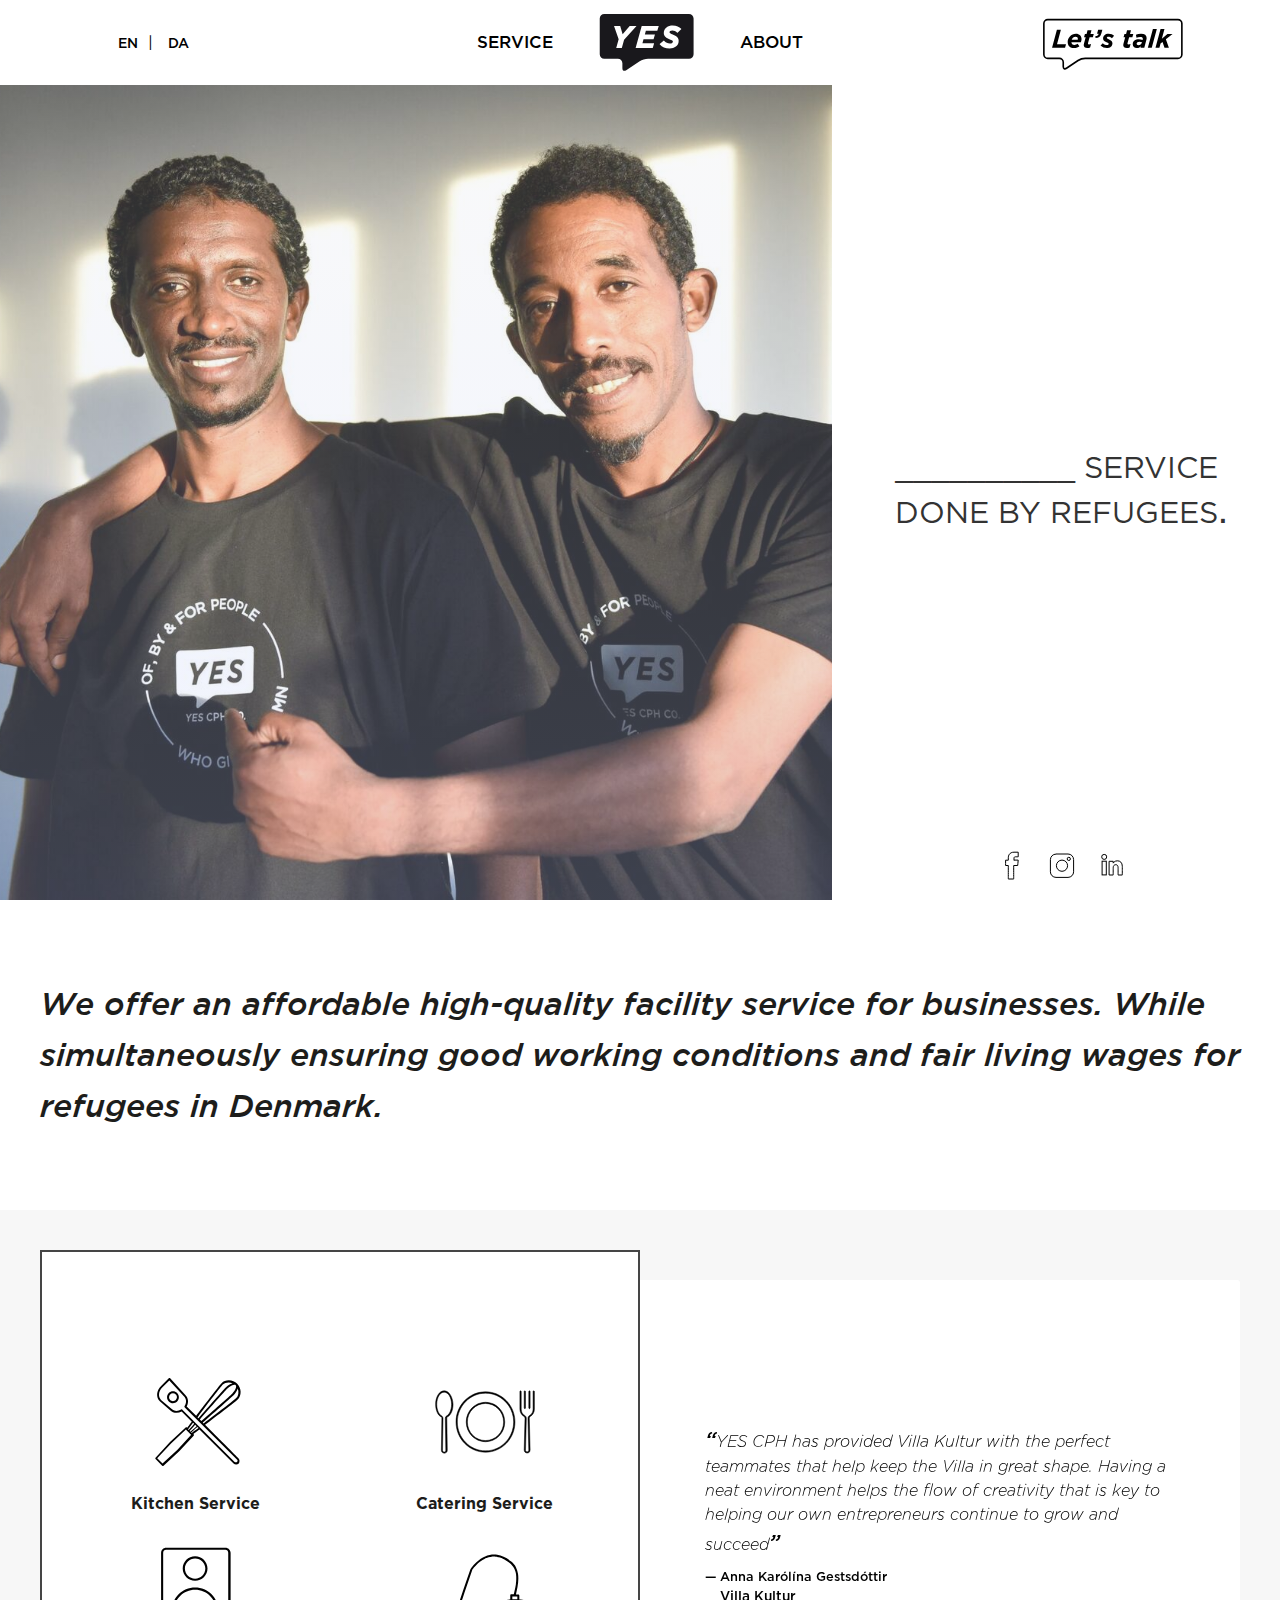
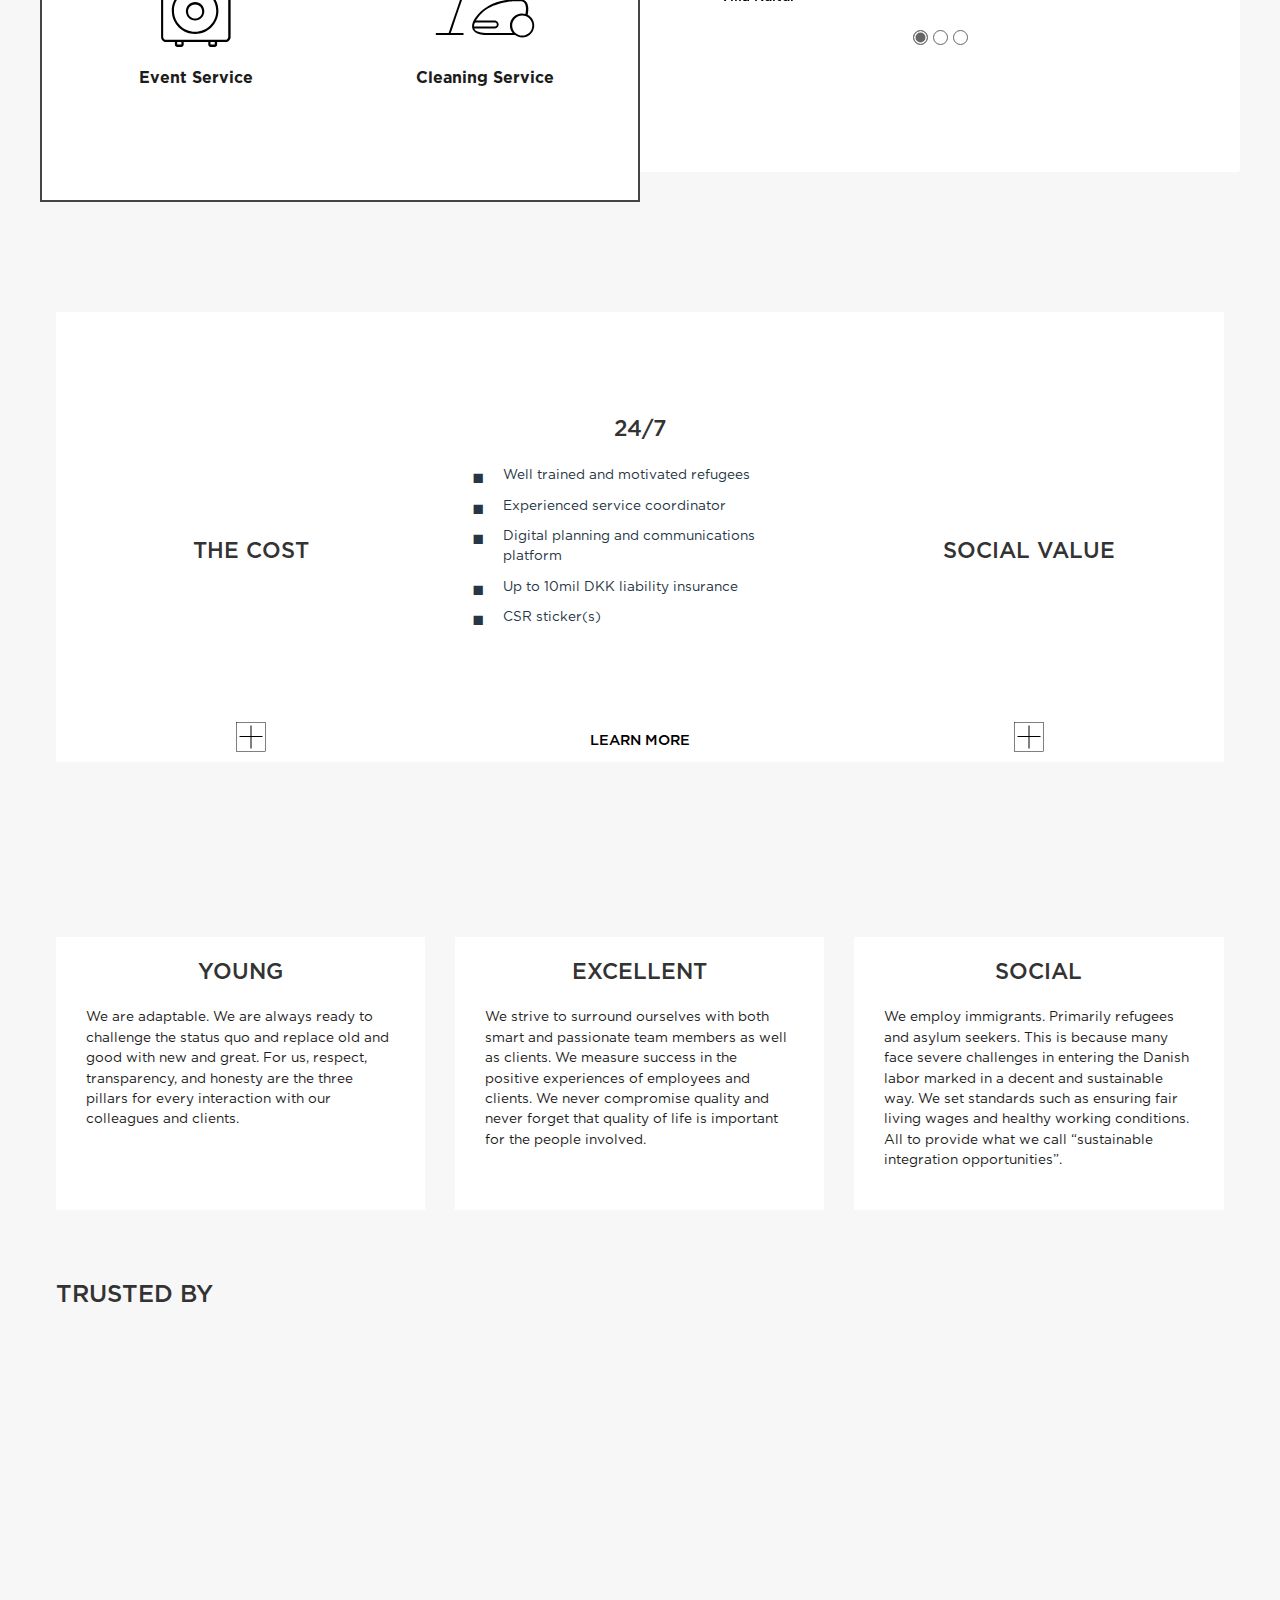
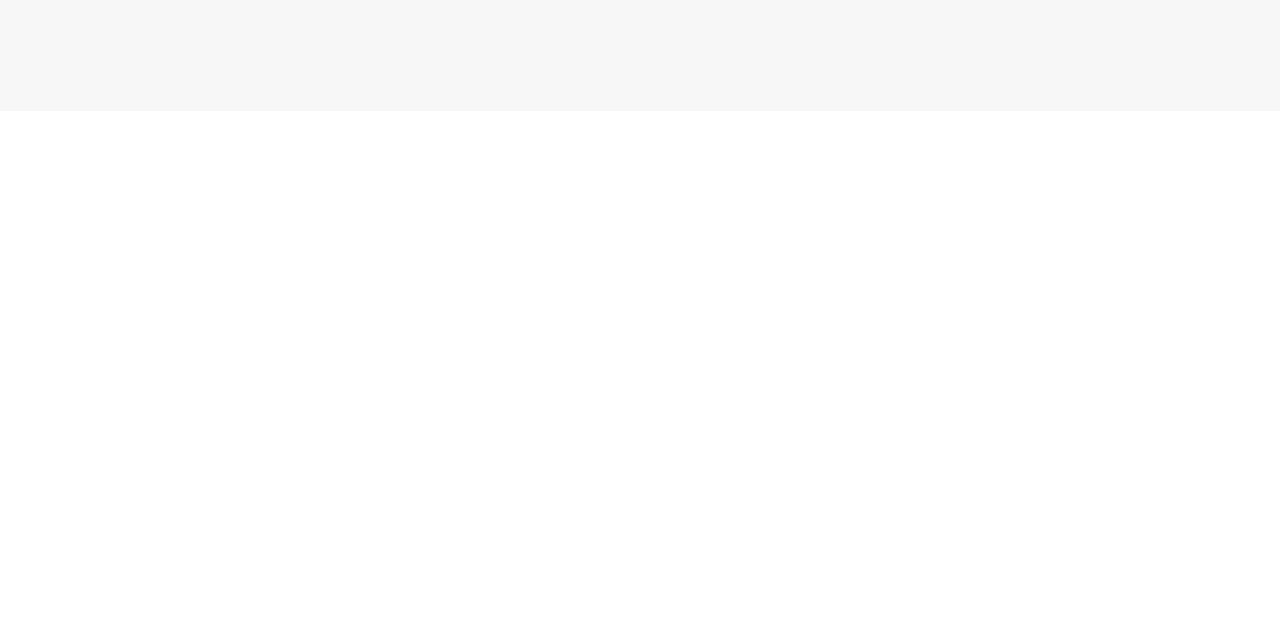
<file: index.html>
<!DOCTYPE html>
<html>

<head>
  <title>Welcome to YES</title>
  <meta charset="utf-8">
  <meta name="viewport" content="width=device-width, initial-scale=1, maximum-scale=1">
  <!-- Favicon -->
  <link rel="apple-touch-icon" sizes="114x114" href="assets/img/favicon/apple-touch-icon.png">
  <link rel="icon" type="image/png" sizes="32x32" href="assets/img/favicon/favicon-32x32.png">
  <link rel="icon" type="image/png" sizes="16x16" href="assets/img/favicon/favicon-16x16.png">
  <link rel="manifest" href="assets/img/favicon/manifest.json">
  <link rel="mask-icon" href="assets/img/favicon/safari-pinned-tab.svg" color="#5bbad5">
  <link rel="shortcut icon" href="assets/img/favicon/favicon.ico">
  <meta name="msapplication-config" content="assets/img/favicon/browserconfig.xml">
  <meta name="theme-color" content="#ffffff">
  <!-- UIkit CSS -->
  <link rel="stylesheet" href="css/uikit.min.css" />
  <!-- SLICK SLIDER CSS -->
  <link rel="stylesheet" href="css/slick.css" />
  <!-- My CSS -->
  <link rel="stylesheet" href="css/my.css" />
  <!-- MEDIA CSS -->
  <link rel="stylesheet" href="css/media.css" />
</head>

<body class="home">
  <div class="se-pre-con"></div>
  <!-- MAIN CONTAINER -->
  <div class="container-all">
    <div class="global">
      <!-- NAV SECTION-->
      <div class="uk-position-top uk-margin-remove-right uk-margin-remove-left" uk-scrollspy="cls: uk-animation-slide-top-medium; target: .my-navbar .contact; delay: 300; hidden:true; repeat: true">
        <nav class="uk-navbar my-navbar" uk-sticky="animation: uk-animation-slide-left-medium;top: #hero; bottom:#sticky-stop;">
          <div class="my-container uk-navbar-center">
            <div class="uk-navbar-left uk-hidden">
              <ul class="uk-navbar-nav my-navbar-nav">
                <li>
                  <a href="service">Service</a>
                </li>
              </ul>
            </div>
            <div class="uk-navbar-item uk-flex uk-flex-center uk-flex-middle logo">
              <a href="index.html">
                <img src="assets/img/logo.svg" alt="YES logo">
              </a>
            </div>
            <div class="uk-navbar-right">
              <ul class="uk-navbar-nav my-navbar-nav uk-hidden">
                <li>
                  <a href="about" lang="en" data-lang-token="about_nav">About</a>
                </li>
              </ul>
              <div class="open-menu uk-hidden@s uk-margin-right">
                <img src="assets/img/icon/open.svg" alt="open menu"/>
              </div>
            </div>
            <div class="uk-hidden contact">
              <a href="contact"><img src="assets/img/icon/lets-talk.svg" alt="Lets talk" lang="en"></a>
            </div>
            <div class="uk-hidden language">
              <ul class="uk-breadcrumb">
                <li>
                  <a class="en" lang="da" href="#en" onclick="window.lang.change('en'); return false;">EN</a>
                </li>
                <li>
                  <a class="da" lang="en" href="#da" onclick="window.lang.change('da'); return false;">DA</a>
                </li>
              </ul>
            </div>
          </div>
        </nav>
        <!-- OVERLAY NAV-->
        <div class="uk-hidden@s overlay">
          <div class="logo">
            <a href="index">
              <img src="assets/img/logo-overlay.svg" alt="YES logo">
            </a>
          </div>
          <div class="close-menu">
            <img src="assets/img/icon/close.svg" alt="close menu" />
          </div>
          <nav class="overlay-menu">
            <ul>
              <li><a href="service">Service</a></li>
              <li><a href="about" lang="en" data-lang-token="about_nav">About</a></li>
              <li><a href="contact">Contact</a></li>
              <ul class="language">
                <div class="uk-breadcrumb">
                  <li><a href="#en" onclick="window.lang.change('en'); return false;">EN</a></li>
                  <li><a href="#da" onclick="window.lang.change('da'); return false;">DA</a></li>
                </div>
              </ul>
            </ul>
          </nav>
        </div>
      </div>
      <!-- HERO SECTION -->
      <div class="hero" id="hero" uk-scrollspy="cls: uk-animation-slide-right-medium; target: .cover .contact; delay: 300; hidden:true; repeat: true">
        <div class="uk-section uk-section-media uk-padding-remove-vertical">
          <div class="uk-cover-container cover">
            <div class="left-panel gradient">
              <img src="assets/img/YESCPH.jpg" alt="YES CPH" class="img-fit">
            </div>
            <div class="uk-flex uk-flex-column uk-flex-between right-panel">

              <div class="text-change">
                <h1 class="dynamic" id="text"></h1>
                <h1 class="static">Service done by refugees</h1>
              </div>
              <div class="uk-flex uk-flex-center social">
                <div class="item">
                  <a href="https://www.facebook.com/yescphco/" target="_blank">
                    <img src="assets/img/icon/facebook.svg" alt="facebook link">
                  </a>
                </div>
                <div class="item">
                  <a href="https://www.instagram.com/yescphco/" target="_blank">
                    <img src="assets/img/icon/instagram.svg" alt="instagram link">
                  </a>
                </div>
                <div class="item">
                  <a href="https://www.linkedin.com/company-beta/18214522" target="_blank">
                    <img src="assets/img/icon/linkedin.svg" alt="linkedin link">
                  </a>
                </div>
                <!-- <div class="item">
                  <a href="#">
                    <img src="assets/img/icon/twitter.svg" alt="twitter link">
                  </a>
                </div> -->
              </div>
            </div>
          </div>
            <div class="my-container large">
              <div class="uk-section uk-section-medium why-hero">
                    <p class="important" lang="en" data-lang-token="nice_to_know_text">We offer an affordable high-quality facility service for businesses. While simultaneously ensuring good working conditions and fair living wages for refugees in Denmark.</p>
              </div>
            </div>
        </div>
      </div>
    </div>
    <!-- MAIN CONTENT-->
    <div class="main" uk-scrollspy="cls: uk-animation-slide-left-medium; target: #operations .category>.item, #data .chart .legend .items>li, #steps .legend, #partners .items>li; delay: 300; hidden:true">
      <!-- OPERATIONS SECTION -->
      <div class="operations" id="operations">
        <div class="my-container large">
          <div class="uk-section uk-section-medium">
            <div class="uk-grid uk-child-width-1-2 panel" uk-grid>
              <div class="assistance">
                <div class="uk-flex uk-flex-center category">
                  <div class="uk-grid-small uk-child-width-1-2 uk-text-center" uk-grid>
                    <div class="item">
                      <img src="assets/img/icon/kitchen-assistance.svg" alt="Office assistant">
                      <span class="uk-margin-small-top uk-display-block" lang="en" data-lang-token="kitchen_assistant">Kitchen Service</span>
                    </div>
                    <div class="item">
                      <img src="assets/img/icon/foodservice-assistance.svg" alt="Foodservice">
                      <span class="uk-margin-small-top uk-display-block" lang="en" data-lang-token="warehouse_assistant">Catering Service</span>
                    </div>
                    <div class="item">
                      <img src="assets/img/icon/event-assistance.svg" alt="Event assistant">
                      <span class="uk-margin-small-top uk-display-block" lang="en" data-lang-token="event_assistant">Event Service</span>
                    </div>
                    <div class="item">
                      <img src="assets/img/icon/cleaning-assistance.svg" alt="cleaning assistant">
                      <span class="uk-margin-small-top uk-display-block" lang="en" data-lang-token="cleaning_assistant">Cleaning Service</span>
                    </div>
                  </div>
                </div>
              </div>
              <div>
                <div class="quotation">
                  <div class="my-slider">
                    <div class="item">
                      <blockquote>
                        <p>YES CPH has provided Villa Kultur with the perfect teammates that help keep the Villa in great shape. Having a neat environment helps the flow of creativity that is key to helping our own entrepreneurs continue to grow and succeed</p>
                        <footer>
                          <div class="uk-flex-inline uk-flex-column">
                            <div class="person">
                              Anna Karólína Gestsdóttir
                            </div>
                            <div class="place">
                              <a class="my-button-text" href="https://www.villakultur.dk/" target="_blank">Villa Kultur</a>
                            </div>
                          </div>
                        </footer>
                      </blockquote>
                    </div>
                    <div class="item">
                      <blockquote>
                        <p>Working with YES CPH has been a great experience all around. They are committed to good service with high quality, and their smart process even reduced the hours of work needed, which in turn, has saved our facility service cost.</p>
                        <footer>
                          <div class="uk-flex-inline uk-flex-column">
                            <div class="person">
                              Nikolaj Hansen
                            </div>
                            <div class="place">
                              <a class="my-button-text" href="https://www.sidecarnoerrebro.dk/" target="_blank">Sidecar</a>
                            </div>
                          </div>
                        </footer>
                      </blockquote>
                    </div>
                    <div class="item">
                      <blockquote>
                        <p>Working with YES CPH has been a great experience all around. They are committed to good service with high quality, and their smart process even reduced the hours of work needed, which in turn, has saved our facility service cost.</p>
                        <footer>
                          <div class="uk-flex-inline uk-flex-column">
                            <div class="person">
                              Peter Altenburg
                            </div>
                            <div class="place">
                              <a class="my-button-text" href="http://baruno.dk/" target="_blank">Gilt & Bar Uno</a>
                            </div>
                          </div>
                        </footer>
                      </blockquote>
                    </div>
                  </div>
                </div>
              </div>
            </div>
          </div>
        </div>
      </div>
      <!-- COST SECTION -->
      <div class="cost" id="cost">
        <div class="my-container">
          <div class="uk-section uk-section-medium">
            <div class="panel-container normal">
              <div class="panel" id="panel">
                <div class="item normal">
                  <div class="content">
                    <div class="uk-overflow-auto employee-wage">
                      <table class="uk-table uk-table-divider">
                        <thead>
                          <tr>
                            <th class="uk-width-small" lang="en" data-lang-token="days"></th>
                            <th class="uk-width-small" lang="en" data-lang-token="hours">HOURS</th>
                            <th class="uk-width-small" lang="en" data-lang-token="wage_in_dkk">Employee Wage</th>
                            <th class="uk-width-small" lang="en" data-lang-token="wage_with_holidays">Total cost with Service fee</th>
                          </tr>
                        </thead>
                        <tbody>
                          <tr>
                            <th rowspan="3" scope="rowgroup" lang="en" data-lang-token="monday_to_friday">Monday to Friday</th>
                            <td>00.00 - 05.59</td>
                            <td>168.75</td>
                            <td>208.75</td>
                          </tr>
                          <tr>
                            <td>06.00 - 17.59</td>
                            <td>141</td>
                            <td>181</td>
                          </tr>
                          <tr>
                            <td>18.00 - 23.59</td>
                            <td>157.50</td>
                            <td>197.50</td>
                          </tr>
                        </tbody>
                        <tbody>
                          <tr>
                            <th rowspan="3" scope="rowgroup" lang="en" data-lang-token="saturday">Saturday</th>
                            <td>00.00 - 05.59</td>
                            <td>168.75</td>
                            <td>208.75</td>
                          </tr>
                          <tr>
                            <td>06.00 - 13.59</td>
                            <td>146.25</td>
                            <td>188.25</td>
                          </tr>
                          <tr>
                            <td>14.00 - 23.59</td>
                            <td>168.75</td>
                            <td>208.75</td>
                          </tr>
                        </tbody>
                        <tbody>
                          <tr>
                            <th rowspan="3" scope="rowgroup" lang="en" data-lang-token="sunday">Sunday and Holidays</th>
                            <td>All day</td>
                            <td>168.75</td>
                            <td>208.75</td>
                          </tr>
                        </tbody>
                      </table>
                      <div class="info">
                        <p>*For last minute service employees receive 20% extra and no extra for service fee.</p>
                        <p>*For cleaning services you pay 20DKK extra for equipment and chemical.</p>
                      </div>
                    </div>
                  </div>
                  <div class="cover">
                    <div class="blurb">
                      <h3 class="title">
                        The cost
                      </h3>
                      <p class="subtitle">
                        The cost of working with us falls into two categories: employee wage and service fee. We follow a standardized process to ensure full transparency and to ensure the best experience for everyone involved.
                      </p>
                    </div>
                  </div>
                  <h3 class="label">
                      The cost
                  </h3>
                  <div class="action">
                    <img src="assets/img/icon/slider-action.svg" alt="sldier action">
                  </div>
                </div>
                <div class="item normal static">
                 <div class="cover">
                    <div class="blurb">
                      <h3 class="title">
                        24/7
                      </h3>
                      <ul class="uk-list uk-list-bullet uk-text-left">
                        <li>Well trained and motivated refugees</li>
                        <li>Experienced service coordinator</li>
                        <li>Digital planning and communications platform</li>
                        <li>Up to 10mil DKK liability insurance</li>
                        <li>CSR sticker(s)</li>
                      </ul>
                    </div>
                  </div>
                 <div class="action">
                  <a href="service" class="my-button my-button-text dark" lang="en" data-lang-token="learn_more">LEARN MORE</a>
                 </div>
                </div>
                <div class="item normal" id="data">
                  <div class="content">
                    <div class="social-support">
                      <div class="box">
                        <hr class="uk-hidden break-small">
                        <p lang="en" data-lang-token="consciously_priced_text">Our creed is to create social and economic value for our business partners and society. In 2017 with the support of our business partners - Singularity U Denmark, Villa Kultur, Sidecar, Gilt, Bar Uno, Gastronomic Innovation, Vang & Barfred, Nemlevering we achieved:</p>
                        <ul class="uk-list uk-list-bullet">
                          <li>500 nutritious meals in 5 different schools</li>
                          <li>16 children received education and love for a full year</li>
                          <li>Books and other teaching materials for a refugee coding school</li>
                        </ul>
                      </div>
                      <hr class="uk-panel-divider">
                      <ul class="uk-grid-medium uk-child-width-1-3 uk-flex uk-flex-middle uk-text-center logo" uk-grid>
                        <li><a href="http://jaago.com.bd" target="_blank"><img src="assets/img/partners/Jaago.png" alt="Jaago foundation"></a></li>
                        <li><a href="https://plandanmark.dk" target="_blank"><img src="assets/img/partners/plandanmark.png" alt="plandanmark"></a></li>
                        <li><a href="http://www.hackyourfuture.net" target="_blank"><img src="assets/img/partners/Hack-your-future.png" alt="Hack your future"></a></li>
                      </ul>
                    </div>
                  </div>
                  <div class="cover">
                    <div class="blurb">
                      <h3 class="title">
                        Social Value
                      </h3>
                      <p class="subtitle">
                        As a social business one of the fundamental rules that we follow is that we are not only profit driven, but support social cause.
                      </p>
                    </div>
                  </div>
                  <h3 class="label">
                      social support
                  </h3>
                  <div class="action">
                    <img src="assets/img/icon/slider-action.svg" alt="sldier action">
                  </div>
                </div>
              </div>
            </div>
          </div>
        </div>
      </div>
      <!-- challenges SECTION -->
      <div class="challenges" id="challenges">
        <div class="my-container">
          <div class="uk-section uk-section-medium">
            <div class="uk-grid uk-grid-medium uk-grid-medium uk-child-width-3-3 uk-child-width-1-3@s label-group" data-uk-grid-match>
              <div>
                <div class="label">
                  <h3>Young</h3>
                  <p> We are adaptable. We are always ready to challenge the status quo and replace old and good with new and great. For us, respect, transparency, and honesty are the three pillars for every interaction with our colleagues and clients.</p>
                </div>
              </div>
              <div>
                <div class="label">
                  <h3>Excellent</h3>
                  <p>We strive to surround ourselves with both smart and passionate team members as well as clients. We measure success in the positive experiences of employees and clients. We never compromise quality and never forget that quality of life is important for the people involved.</p>
                </div>
              </div>
              <div>
                <div class="label">
                  <h3>Social</h3>
                  <p>We employ immigrants. Primarily refugees and asylum seekers. This is because many face severe challenges in entering the Danish labor marked in a decent and sustainable way. We set standards such as ensuring fair living wages and healthy working conditions. All to provide what we call “sustainable integration opportunities”.</p>
                </div>
              </div>
            </div>
          </div>
        </div>
      </div>
      <!-- PARTNERS SECTION -->
      <div class="partners" id="partners">
        <span id="sticky-stop"></span>
        <div class="my-container">
          <h2 class="uk-margin-small pre" lang="en" data-lang-token="title_quotation">Trusted by</h2>
          <hr class="uk-panel-divider animate">
          <div class="uk-section uk-section-medium">
            <ul class="uk-grid-large uk-child-width-1-4 uk-flex uk-flex-middle uk-text-center items" uk-grid>
              <li><a href="http://www.aau-cph.dk" target="_blank"><img src="assets/img/partners/Aalbotg-Universitet.png" class="img-fit" alt="Aalborg University Denmark"></a></li>
              <li><a href="http://cse.cbs.dk" target="_blank"><img src="assets/img/partners/Copenhagen-School-of-Entrepreneurship.png" class="img-fit" alt="Copenhagen School of Entrepreneurship"></a></li>
              <li><a href="https://drc.ngo" target="_blank"><img src="assets/img/partners/danish-refugee-council.png" class="img-fit" alt="Roskillde University"></a></li>
              <li><a href="https://www.kirkenskorshaer.dk" target="_blank"><img src="assets/img/partners/kirkenskorshaer.png" class="img-fit" alt="kirkens korshaer"></a></li>
              <li><a href="https://www.rodekors.dk/" target="_blank"><img src="assets/img/partners/red-cross.png" class="img-fit" alt="Red Cross"></a></li>
              <li><a href="http://refugeeswelcome.dk" target="_blank"><img src="assets/img/partners/refugeeswelcome.png" class="img-fit" alt="RefugeesWelcome"></a></li>
              <li><a href="https://ruc.dk" target="_blank"><img src="assets/img/partners/roskilled-university.png" class="img-fit" alt="Danish Refugee Council"></a></li>
              <li><a href="http://trampolinhuset.dk" target="_blank"><img src="assets/img/partners/trampolinhuset.png" class="img-fit" alt="TrampolinHuset"></a></li>
            </ul>
          </div>
        </div>
      </div>
    </div>
    <!-- FOOTER SECTION -->
    <div class="footer-spacer"></div>
    <div class="footer" id="footer">
      <a class="footer-link" href="contact"></a>
      <div class="footer-content">
        <h2 class="uk-display-inline" lang="en" data-lang-token="we_are_ready">WE ARE READY! </h2><span><img class="uk-display-inline" lang="en" src="assets/img/icon/lets-talk.svg" alt="Lets talk"></span>
      </div>
      <div class="footer-secondary">
        <div class="uk-grid uk-grid-collapse uk-child-width-1-1@s uk-child-width-auto@m my-container">
          <ul class="uk-flex-auto uk-flex-center uk-flex-bottom uk-flex-left@m uk-flex-last uk-flex-first@m uk-breadcrumb footer-info">
            <li>yes@yescph.co</li>
            <li>+45 42 44 45 40</li>
            <li>Porcelænshaven 26, 2nd floor, 2000 Frederiksberg</li>
            <li>CVR: 37901121</li>
            <li>©2016 YES</li>
          </ul>
          <ul class="uk-flex uk-flex-center uk-flex-bottom uk-list social">
            <li class="item">
              <a href="https://www.facebook.com/yescphco/" target="_blank">
                <img src="assets/img/icon/facebook.svg" alt="facebook link">
              </a>
            </li>
            <li class="item">
              <a href="https://www.instagram.com/yescphco/" target="_blank">
                <img src="assets/img/icon/instagram.svg" alt="instagram link">
              </a>
            </li>
            <li class="item">
              <a href="https://www.linkedin.com/company-beta/18214522" target="_blank">
                <img src="assets/img/icon/linkedin.svg" alt="linkedin link">
              </a>
            </li>
            <!-- <li class="item">
              <a href="#">
                <img src="assets/img/icon/twitter.svg" alt="twitter link">
              </a>
            </li> -->
          </ul>
        </div>
      </div>
    </div>
  </div>
  <!-- jQuery is required -->
  <script src="js/jquery-3.2.1.min.js"></script>
  <!-- loader screen -->
  <script type="text/javascript">
    $(window).on('load', function() {
      $(".se-pre-con").fadeOut("fast");
    })
  </script>
  <!-- UIkit JS -->
  <script src="js/uikit.min.js"></script>
  <!-- SLICK SLIDER JS -->
  <script src="js/slick.min.js"></script>
  <!-- js-cookie plugin  -->
  <script src="js/js.cookie.js"></script>
  <!-- jquery-lang plugin  -->
  <script src="js/jquery-lang.js"></script>
  <!-- mylanguage -->
  <script src="js/mylanguage.js"></script>
  <!-- My JS -->
  <script src="js/my.js"></script>
</body>

</html>
</file>
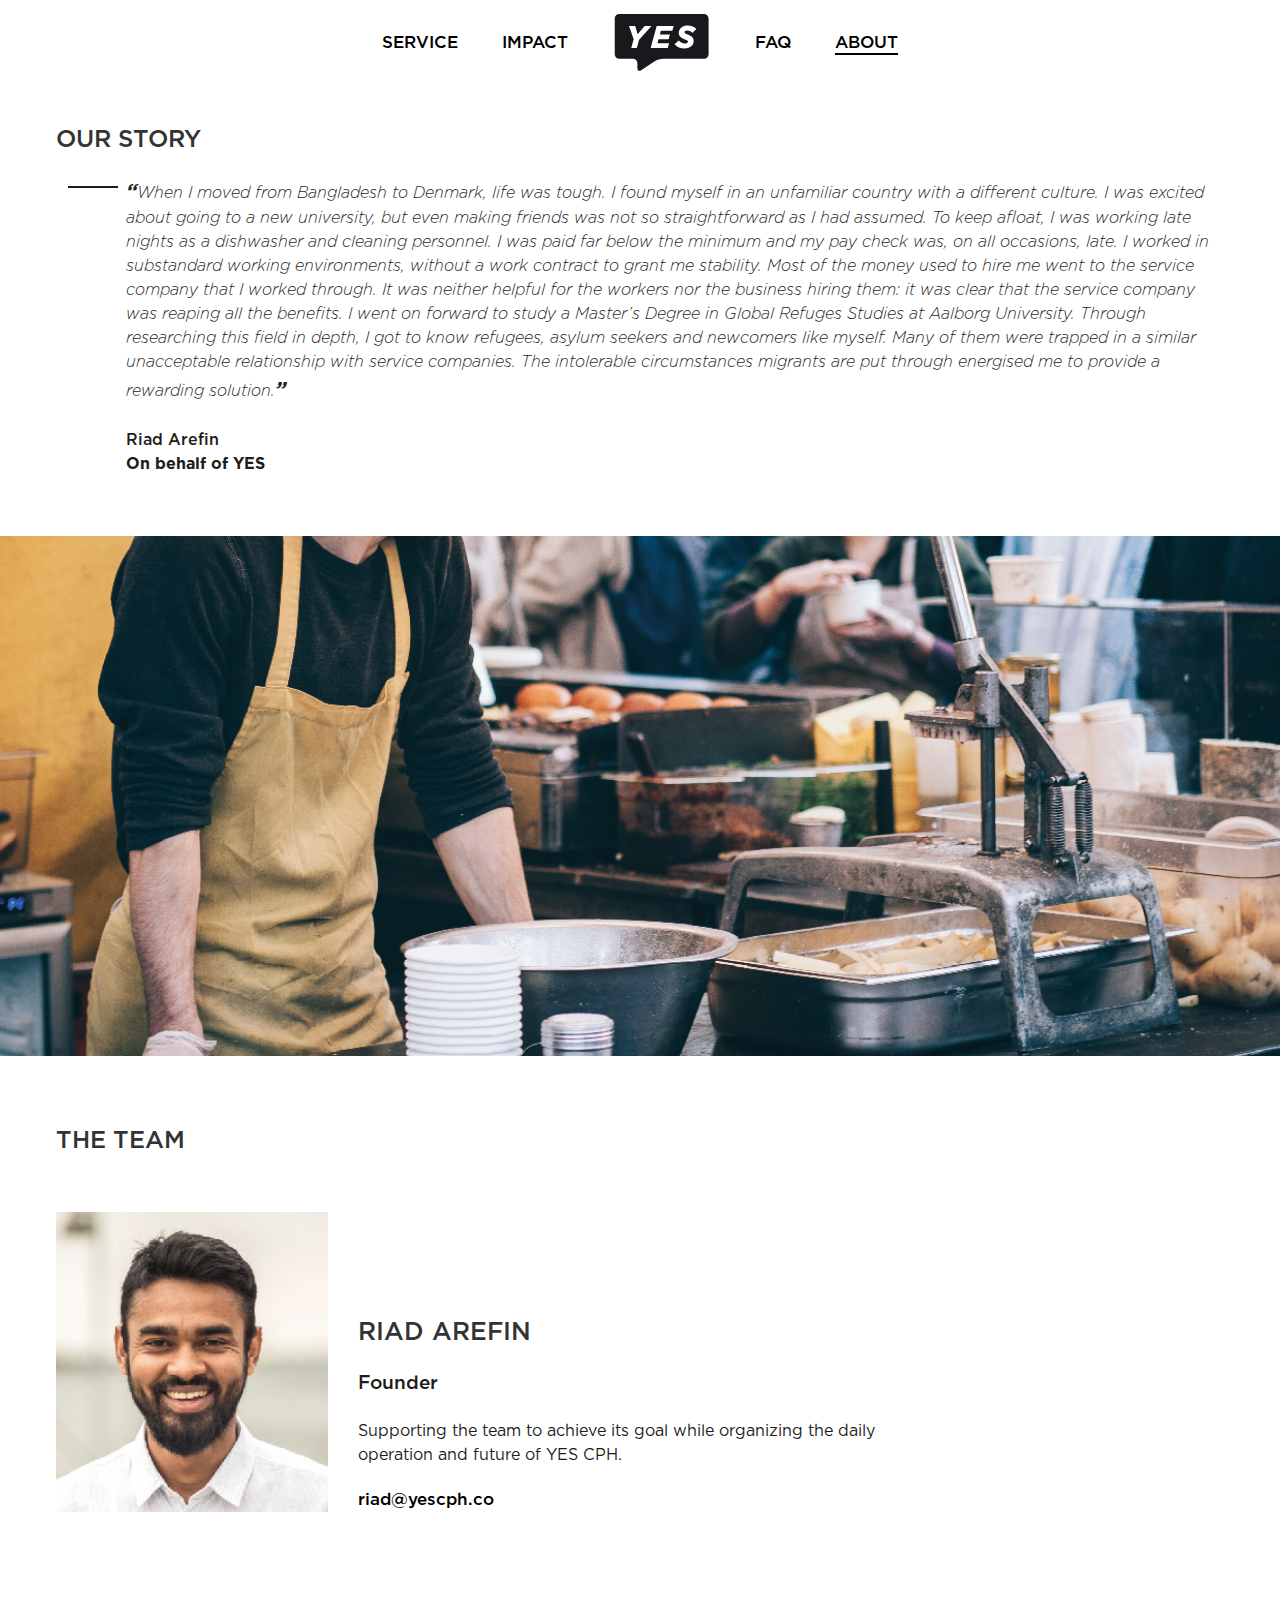
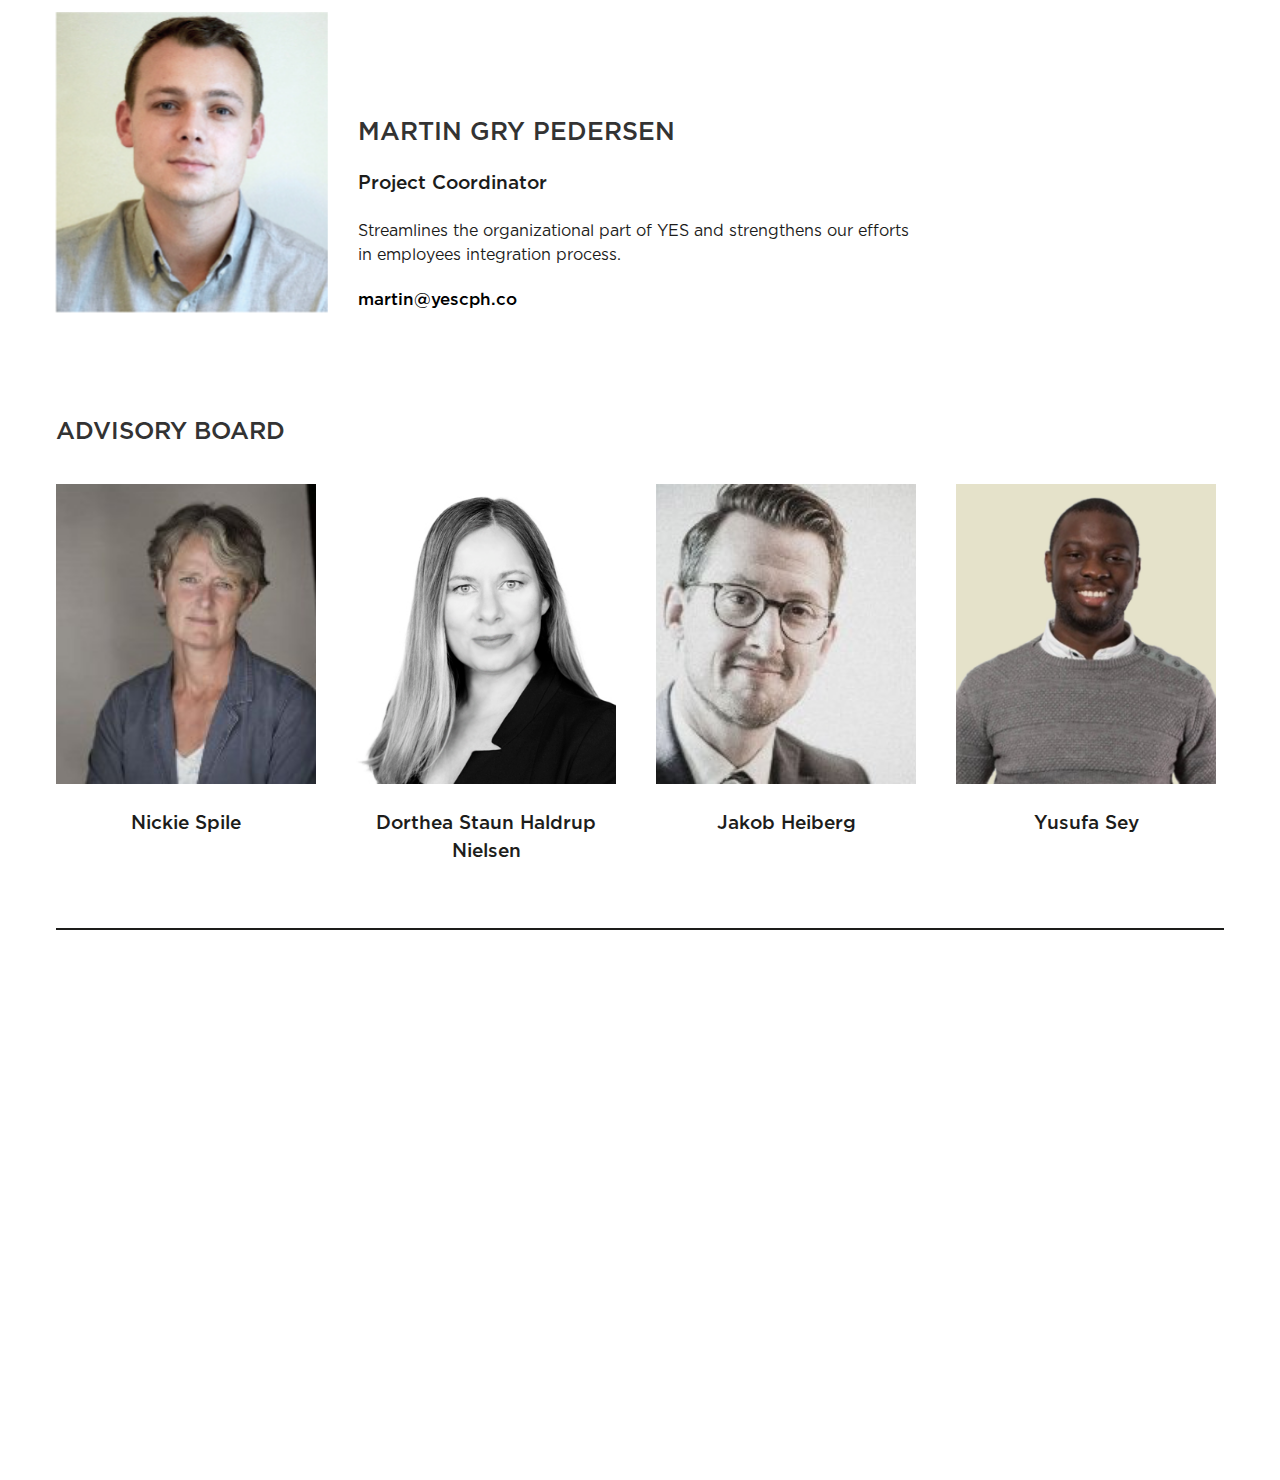
<file: about.html>
<!DOCTYPE html>
<html lang="en">

<head>
  <title>About</title>
  <meta charset="utf-8">
  <meta name="viewport" content="width=device-width, initial-scale=1, maximum-scale=1">
  <!-- Favicon -->
  <link rel="apple-touch-icon" sizes="114x114" href="assets/img/favicon/apple-touch-icon.png">
  <link rel="icon" type="image/png" sizes="32x32" href="assets/img/favicon/favicon-32x32.png">
  <link rel="icon" type="image/png" sizes="16x16" href="assets/img/favicon/favicon-16x16.png">
  <link rel="manifest" href="assets/img/favicon/manifest.json">
  <link rel="mask-icon" href="assets/img/favicon/safari-pinned-tab.svg" color="#5bbad5">
  <link rel="shortcut icon" href="assets/img/favicon/favicon.ico">
  <meta name="msapplication-config" content="assets/img/favicon/browserconfig.xml">
  <meta name="theme-color" content="#ffffff">
  <!-- UIkit CSS -->
  <link rel="stylesheet" href="css/uikit.min.css" />
  <!-- SLICK SLIDER CSS -->
  <link rel="stylesheet" href="css/slick.css" />
  <!-- My CSS -->
  <link rel="stylesheet" href="css/my.css" />
  <!-- MEDIA CSS -->
  <link rel="stylesheet" href="css/media.css" />
</head>

<body>
  <div class="se-pre-con"></div>
  <!-- MAIN CONTAINER -->
  <div class="container-all">
    <!-- NAV SECTION-->
    <div class="global" uk-scrollspy="cls: uk-animation-slide-top-medium; target: .my-navbar .contact; delay: 300; hidden:true; repeat: true">
      <nav class="uk-navbar my-navbar">
        <div class="my-container uk-navbar-center">
          <div class="uk-navbar-left uk-hidden">
            <ul class="uk-navbar-nav my-navbar-nav">
              <li>
                <a href="service">Service</a>
              </li>
              <li>
                <a href="*_impact" lang="en" data-lang-token="impact_nav">Impact</a>
              </li>
            </ul>
          </div>
          <div class="uk-navbar-item uk-flex uk-flex-center uk-flex-middle logo">
            <a href="index.html">
              <img src="assets/img/logo.svg" alt="YES logo">
            </a>
          </div>
          <div class="uk-navbar-right">
            <ul class="uk-navbar-nav my-navbar-nav uk-hidden">
              <li>
                <a href="*_faq">FAQ</a>
              </li>
              <li class="active">
                <a href="about" lang="en" data-lang-token="about_nav">About</a>
              </li>
            </ul>
            <div class="open-menu uk-hidden@s uk-margin-right">
              <img src="assets/img/icon/open.svg" alt="open menu" />
            </div>
          </div>
          <div class="uk-hidden contact">
            <a href="contact"><img src="assets/img/icon/lets-talk.svg" alt="Lets talk" lang="en"></a>
          </div>
          <div class="uk-hidden language">
            <ul class="uk-breadcrumb">
              <li>
                <a class="en" lang="en" href="#en" onclick="window.lang.change('en'); return false;">EN</a>
              </li>
              <li>
                <a class="da" lang="en" href="#en" onclick="window.lang.change('da'); return false;">DA</a>
              </li>
            </ul>
          </div>
        </div>
      </nav>
      <!-- OVERLAY NAV-->
      <div class="uk-hidden@s overlay">
        <div class="logo">
          <a href="index.html">
            <img src="assets/img/logo-overlay.svg" alt="YES logo">
          </a>
        </div>
        <div class="close-menu">
          <img src="assets/img/icon/close.svg" alt="close menu" />
        </div>
        <nav class="overlay-menu">
          <ul>
            <li><a href="service">Service</a></li>
            
             
            <li class="active"><a href="about" lang="en" data-lang-token="about_nav">About</a></li>
            <li><a href="contact">Contact</a></li>
            <ul class="language">
              <div class="uk-breadcrumb">
                <li><a href="#en" onclick="window.lang.change('en'); return false;">EN</a></li>
                <li><a href="#da" onclick="window.lang.change('da'); return false;">DA</a></li>
              </div>
            </ul>
          </ul>
        </nav>
      </div>
    </div>
    <!-- MAIN CONTENT-->
    <div class="main" uk-scrollspy="cls: uk-animation-slide-right-medium; target: #members .team .tag; delay: 300; hidden:true">
      <!-- STORY SECTION -->
      <div class="story" id="story">
        <div class="my-container">
          <div class="uk-section uk-section-small">
            <h2 lang="en" data-lang-token="title_story">OUR STORY</h2>
            <div class="box">
              <hr class="break-small uk-hidden">
              <p class="uk-margin-remove-bottom pre" lang="en" data-lang-token="text_story"><b>“</b>When I moved from Bangladesh to Denmark, life was tough. I found myself in an unfamiliar country with a different culture. I was excited about going to a new university, but even making friends was not so straightforward as I had assumed. To keep afloat, I was working late nights as a dishwasher and cleaning personnel. I was paid far below the minimum and my pay check was, on all occasions, late. I worked in substandard working environments, without a work contract to grant me stability. Most of the money used to hire me went to the service company that I worked through. It was neither helpful for the workers nor the business hiring them: it was clear that the service company was reaping all the benefits. I went on forward to study a Master’s Degree in Global Refuges Studies at Aalborg University. Through researching this field in depth, I got to know refugees, asylum seekers and newcomers like myself. Many of them were trapped in a similar unacceptable relationship with service companies. The intolerable circumstances migrants are put through energised me to provide a rewarding solution.<b>”</b></p>
              <p class="uk-margin-remove-top pre">
              <strong>Riad Arefin</strong>
              <span lang="en" data-lang-token="story_signature">On behalf of YES</span>
              </p>
            </div>
          </div>
        </div>
      </div>
      <!-- ENTREPRENEURS SECTION -->
      <div class="uk-hidden entrepreneurs" id="entrepreneurs">
        <div class="my-container large">
          <div class="uk-section uk-section-media uk-background-cover cover">
            <div class="my-container">
              <!-- <h2 lang="en" data-lang-token="title_entrepreneurs">BTW YES means</h2>
              <div class="box">
                <hr class="break-large">
                <p lang="en" data-lang-token="text_entrepreneurs">Young Entrepreneurs for Society</p>
              </div> -->
            </div>
          </div>
        </div>
      </div>
      <!-- MEMBERS SECTION -->
      <div class="members" id="members">
        <div class="my-container">
          <div class="uk-section uk-section-medium uk-padding-remove-bottom team">
            <h2 lang="en" data-lang-token="title_members">THE TEAM</h2>
            <div class="uk-grid-medium uk-child-width-auto member" uk-grid>
              <div class="uk-inline">
                <div class="portrait">
                  <img src="assets/img/members/riad-pic.jpg" alt="Riad Arefin" class="img-fit">
                </div>
                <img class="uk-position-top-right tag" src="assets/img/members/bubble-riad.svg" alt="Riad Arefin Tag">
              </div>
              <div class="uk-width-1-2@s uk-flex uk-flex-bottom info">
                <div>
                  <h3>Riad Arefin</h3>
                  <em lang="en" data-lang-token="riad_position">Founder</em>
                  <p lang="en" data-lang-token="riad_bio">Supporting the team to achieve its goal while organizing the daily operation and future of YES CPH.</p>
                  <a class="my-button-text" href="mailto:riad@yescph.co">riad@yescph.co</a>
                </div>
              </div>
            </div>
            <div class="uk-grid-medium uk-child-width-auto member" uk-grid>
              <div class="uk-inline">
                <div class="portrait">
                  <img src="assets/img/members/martin-pic.jpg" alt="Martin Gry Pedersen" class="img-fit">
                </div>
                <img class="uk-position-top-right tag" src="assets/img/members/bubble-martin.svg" alt="Martin Gry Pedersen Tag">
              </div>
              <div class="uk-width-1-2@s uk-flex uk-flex-bottom info">
                <div>
                  <h3>Martin Gry Pedersen</h3>
                  <em lang="en" data-lang-token="martin_position">Project Coordinator</em>
                  <p lang="en" data-lang-token="martin_bio">Streamlines the organizational part of YES and strengthens our efforts in employees integration process.</p>
                  <a class="my-button-text" href="mailto:martin@yescph.co">martin@yescph.co</a>
                </div>
              </div>
            </div>
          </div>
          <div class="uk-section uk-section-medium uk-padding-remove-bottom board">
            <h2>Advisory Board</h2>
            <div class="uk-grid uk-child-width-2-4@l uk-child-width-1-4@xl uk-grid-match" uk-grid>
              <div class="member">
                <figure>
                  <div class="portrait">
                    <img src="assets/img/members/advisory/nickie-spile.png" alt="Nickie Spile" class="img-fit">
                  </div>
                	<figcaption>
                		<em>Nickie Spile</em>
                	</figcaption>
                	<div class="icons">
                    <div class="icon">
                      <a href="https://www.linkedin.com/company-beta/18214522" target="_blank">
                        <img src="assets/img/icon/linkedin.svg" alt="linkedin link">
                      </a>
                    </div>
                    <div class="icon">
                      <a href="https://www.linkedin.com/company-beta/18214522" target="_blank">
                        <img src="assets/img/icon/twitter.svg" alt="twitter link">
                      </a>
                    </div>
                    <div class="icon">
                      <a href="https://www.linkedin.com/company-beta/18214522" target="_blank">
                        <img src="assets/img/icon/instagram.svg" alt="instagram link">
                      </a>
                    </div>
                	</div>
                </figure>
              </div>
              <div class="member">
                <figure>
                  <div class="portrait">
                    <img src="assets/img/members/advisory/dorthea.jpg" alt="Dorthea Staun Haldrup Nielsen" class="img-fit">
                  </div>
                	<figcaption>
                		<em>Dorthea Staun Haldrup Nielsen</em>
                	</figcaption>
                	<div class="icons">
                    <div class="icon">
                      <a href="https://www.linkedin.com/company-beta/18214522" target="_blank">
                        <img src="assets/img/icon/linkedin.svg" alt="linkedin link">
                      </a>
                    </div>
                    <div class="icon">
                      <a href="https://www.linkedin.com/company-beta/18214522" target="_blank">
                        <img src="assets/img/icon/twitter.svg" alt="twitter link">
                      </a>
                    </div>
                    <div class="icon">
                      <a href="https://www.linkedin.com/company-beta/18214522" target="_blank">
                        <img src="assets/img/icon/instagram.svg" alt="instagram link">
                      </a>
                    </div>
                	</div>
                </figure>
              </div>
              <div class="member">
                <figure>
                  <div class="portrait">
                    <img src="assets/img/members/advisory/jakob-heiberg.jpg" alt="Nickie Spile" class="img-fit">
                  </div>
                	<figcaption>
                		<em>Jakob Heiberg</em>
                	</figcaption>
                	<div class="icons">
                    <div class="icon">
                      <a href="https://www.linkedin.com/company-beta/18214522" target="_blank">
                        <img src="assets/img/icon/linkedin.svg" alt="linkedin link">
                      </a>
                    </div>
                    <div class="icon">
                      <a href="https://www.linkedin.com/company-beta/18214522" target="_blank">
                        <img src="assets/img/icon/twitter.svg" alt="twitter link">
                      </a>
                    </div>
                    <div class="icon">
                      <a href="https://www.linkedin.com/company-beta/18214522" target="_blank">
                        <img src="assets/img/icon/instagram.svg" alt="instagram link">
                      </a>
                    </div>
                	</div>
                </figure>
              </div>
              <div class="member">
                <figure>
                  <div class="portrait">
                    <img src="assets/img/members/advisory/yusufa-sey.png" alt="Nickie Spile" class="img-fit">
                  </div>
                	<figcaption>
                		<em>Yusufa Sey</em>
                	</figcaption>
                	<div class="icons">
                    <div class="icon">
                      <a href="https://www.linkedin.com/company-beta/18214522" target="_blank">
                        <img src="assets/img/icon/linkedin.svg" alt="linkedin link">
                      </a>
                    </div>
                    <div class="icon">
                      <a href="https://www.linkedin.com/company-beta/18214522" target="_blank">
                        <img src="assets/img/icon/twitter.svg" alt="twitter link">
                      </a>
                    </div>
                    <div class="icon">
                      <a href="https://www.linkedin.com/company-beta/18214522" target="_blank">
                        <img src="assets/img/icon/instagram.svg" alt="instagram link">
                      </a>
                    </div>
                	</div>
                </figure>
              </div>
            </div>
          </div>
          <hr class="uk-panel-divider">
        </div>
      </div>
    </div>
    <!-- FOOTER SECTION -->
    <div class="footer-spacer"></div>
    <div class="footer" id="footer">
      <a class="footer-link" href="contact"></a>
      <div class="footer-content">
        <h2 class="uk-display-inline" lang="en" data-lang-token="we_are_ready">WE ARE READY! </h2><span><img class="uk-display-inline" lang="en" src="assets/img/icon/lets-talk.svg" alt="Lets talk"></span>
      </div>
      <div class="footer-secondary">
        <div class="uk-grid uk-grid-collapse uk-child-width-1-1@s uk-child-width-auto@m my-container">
          <ul class="uk-flex-auto uk-flex-center uk-flex-bottom uk-flex-left@m uk-flex-last uk-flex-first@m uk-breadcrumb footer-info">
            <li>yes@yescph.co</li>
            <li>+45 42 44 45 40</li>
            <li>Porcelænshaven 26, 2nd floor, 2000 Frederiksberg</li>
            <li>CVR: 37901121</li>
            <li>©2016 YES</li>
          </ul>
          <ul class="uk-flex uk-flex-center uk-flex-bottom uk-list social">
            <li class="item">
              <a href="https://www.facebook.com/yescphco/" target="_blank">
                <img src="assets/img/icon/facebook.svg" alt="facebook link">
              </a>
            </li>
            <li class="item">
              <a href="https://www.instagram.com/yescphco/" target="_blank">
                <img src="assets/img/icon/instagram.svg" alt="instagram link">
              </a>
            </li>
            <li class="item">
              <a href="https://www.linkedin.com/company-beta/18214522" target="_blank">
                <img src="assets/img/icon/linkedin.svg" alt="linkedin link">
              </a>
            </li>
            <!-- <li class="item">
              <a href="#">
                <img src="assets/img/icon/twitter.svg" alt="twitter link">
              </a>
            </li> -->
          </ul>
        </div>
      </div>
    </div>
  </div>
  <!-- jQuery is required -->
  <script src="js/jquery-3.2.1.min.js"></script>
  <!-- loader screen -->
  <script type="text/javascript">
    $(window).on('load', function() {
      $(".se-pre-con").fadeOut("fast");
    })
  </script>
  <!-- UIkit JS -->
  <script src="js/uikit.min.js"></script>
  <!-- SLICK SLIDER JS -->
  <script src="js/slick.min.js"></script>
  <!-- js-cookie plugin  -->
  <script src="js/js.cookie.js"></script>
  <!-- jquery-lang plugin  -->
  <script src="js/jquery-lang.js"></script>
  <!-- mylanguage -->
  <script src="js/mylanguage.js"></script>
  <!-- My JS -->
  <script src="js/my.js"></script>
</body>

</html>
</file>
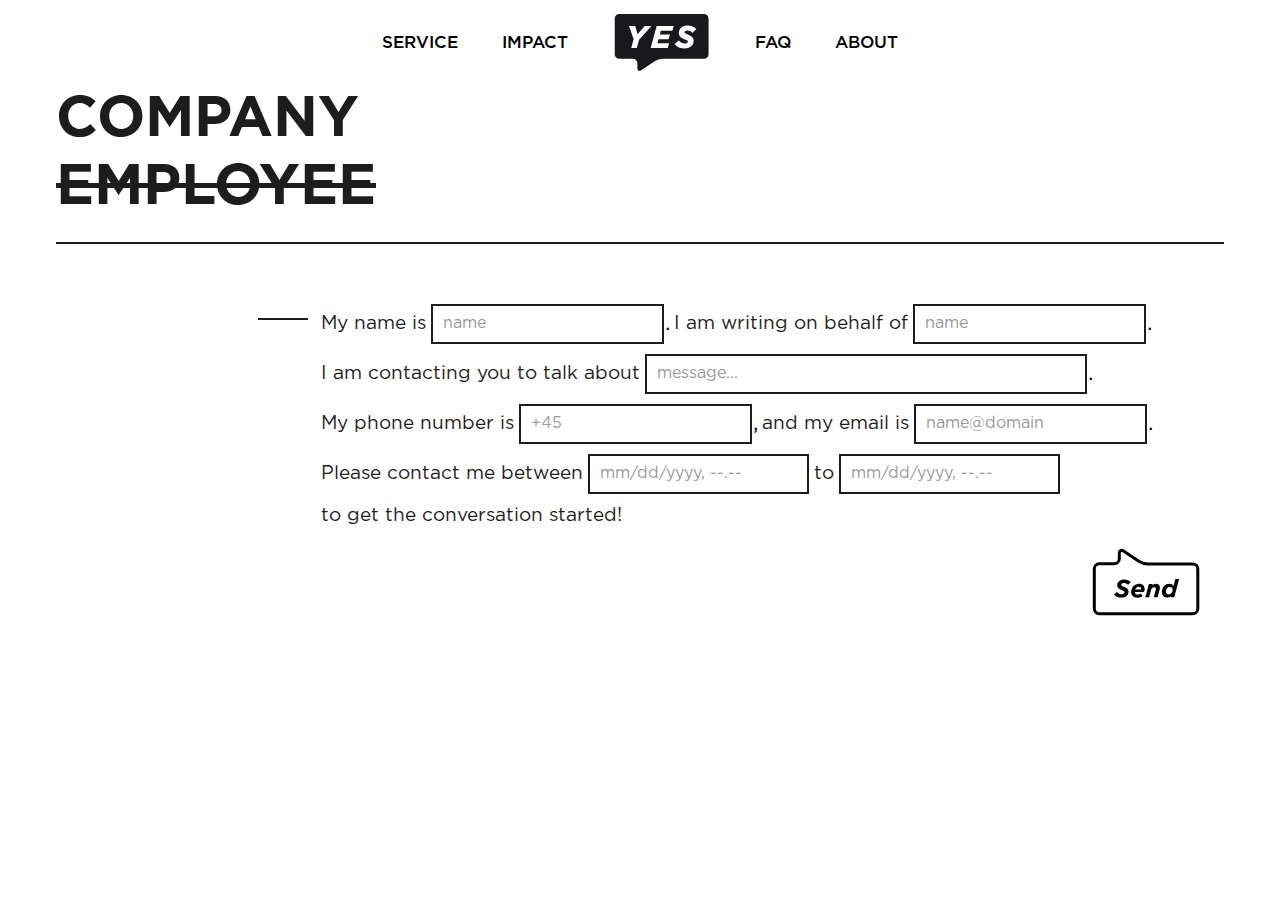
<file: contact.html>
<!DOCTYPE html>
<html lang="en">

<head>
  <title>Contact</title>
  <meta charset="utf-8">
  <meta name="viewport" content="width=device-width, initial-scale=1, maximum-scale=1">
  <!-- Favicon -->
  <link rel="apple-touch-icon" sizes="114x114" href="assets/img/favicon/apple-touch-icon.png">
  <link rel="icon" type="image/png" sizes="32x32" href="assets/img/favicon/favicon-32x32.png">
  <link rel="icon" type="image/png" sizes="16x16" href="assets/img/favicon/favicon-16x16.png">
  <link rel="manifest" href="assets/img/favicon/manifest.json">
  <link rel="mask-icon" href="assets/img/favicon/safari-pinned-tab.svg" color="#5bbad5">
  <link rel="shortcut icon" href="assets/img/favicon/favicon.ico">
  <meta name="msapplication-config" content="assets/img/favicon/browserconfig.xml">
  <meta name="theme-color" content="#ffffff">
  <!-- UIkit CSS -->
  <link rel="stylesheet" href="css/uikit.min.css" />
  <!-- SLICK SLIDER CSS -->
  <link rel="stylesheet" href="css/slick.css" />
  <!-- My CSS -->
  <link rel="stylesheet" href="css/my.css" />
  <!-- MEDIA CSS -->
  <link rel="stylesheet" href="css/media.css" />
  <!-- jQuery UI  -->
  <link rel="stylesheet" href="css/jquery-ui.min.css" />
  <!-- jQuery timepicker CSS -->
  <link rel="stylesheet" href="css/jquery-ui-timepicker-addon.min.css" />
</head>

<body id="contact">
  <div class="se-pre-con"></div>
  <!-- MAIN CONTAINER -->
  <div class="container-all">
    <!-- NAV SECTION-->
    <div class="global">
      <nav class="uk-navbar my-navbar">
        <div class="my-container uk-navbar-center">
          <div class="uk-navbar-left uk-hidden">
            <ul class="uk-navbar-nav my-navbar-nav">
              <li>
                <a href="service">Service</a>
              </li>
              <li>
                <a href="*_impact" lang="en" data-lang-token="impact_nav">Impact</a>
              </li>
            </ul>
          </div>
          <div class="uk-navbar-item uk-flex uk-flex-center uk-flex-middle logo">
            <a href="index.html">
              <img src="assets/img/logo.svg" alt="YES logo">
            </a>
          </div>
          <div class="uk-navbar-right">
            <ul class="uk-navbar-nav my-navbar-nav uk-hidden">
              <li>
                <a href="*_faq">FAQ</a>
              </li>
              <li>
                <a href="about" lang="en" data-lang-token="about_nav">About</a>
              </li>
            </ul>
            <div class="open-menu uk-hidden@s uk-margin-right">
              <img src="assets/img/icon/open.svg" alt="open menu" />
            </div>
          </div>
          <div class="uk-hidden language">
            <ul class="uk-breadcrumb">
              <li>
                <a class="en" lang="en" href="#en" onclick="window.lang.change('en'); return false;">EN</a>
              </li>
              <li>
                <a class="da" lang="en" href="#da" onclick="window.lang.change('da'); return false;">DA</a>
              </li>
            </ul>
          </div>
        </div>
      </nav>
      <!-- OVERLAY NAV-->
      <div class="uk-hidden@s overlay">
        <div class="logo">
          <a href="index.html">
            <img src="assets/img/logo-overlay.svg" alt="YES logo">
          </a>
        </div>
        <div class="close-menu">
          <img src="assets/img/icon/close.svg" alt="close menu" />
        </div>
        <nav class="overlay-menu">
          <ul>
            <li><a href="service">Service</a></li>
            
             
            <li><a href="about" lang="en" data-lang-token="about_nav">About</a></li>
            <li class="active"><a href="contact">Contact</a></li>
            <ul class="language">
              <div class="uk-breadcrumb">
                <li><a href="#en" onclick="window.lang.change('en'); return false;">EN</a></li>
                <li><a href="#da" onclick="window.lang.change('da'); return false;">DA</a></li>
              </div>
            </ul>
          </ul>
        </nav>
      </div>
    </div>
    <!-- MAIN CONTENT-->
    <div class="main" uk-scrollspy="cls: uk-animation-slide-left-medium; target: .nav-secondary>li, .questions>ul>li; delay: 300; hidden:true">
      <!-- Secondary Nav -->
      <div class="my-container">
        <ul class="nav-secondary" uk-switcher="swiping: false; animation: uk-animation-slide-left-medium, uk-animation-slide-right-medium">
          <li class="uk-active">
            <a href="#" lang="en" data-lang-token="company">COMPANY</a>
          </li>
          <li>
            <a href="#" lang="en" data-lang-token="employee">EMPLOYEE</a>
          </li>
          <hr class="uk-panel-divider">
        </ul>
        <ul class="uk-switcher">
          <li class="company" id="company">
            <div class="my-container left">
              <div class="uk-section uk-section-small contact">
                <form class="uk-form-horizontal uk-margin-medium" method="post">
                  <div class="uk-flex uk-flex-wrap uk-flex-wrap-bottom uk-flex-middle box" uk-margin>
                    <div>
                      <hr class="break-small uk-hidden">
                    </div>
                    <div class="uk-flex-none">
                      <label class="uk-flex-auto my-form-label" for="name" lang="en" data-lang-token="name_lable">My name is</label>
                    </div>
                    <div class="uk-flex-none">
                      <input class="uk-flex-auto uk-input" name="name" id="name" type="text" placeholder="name" lang="en">
                    </div>
                    <span class="dot"></span>
                    <div class="uk-flex-none">
                      <label class="uk-flex-auto my-form-label" for="behalf" lang="en" data-lang-token="behalf_lable">I am writing on behalf of</label>
                    </div>
                    <div class="uk-flex-none">
                      <input class="uk-flex-auto uk-input" name="behalf" id="behalf" type="text" placeholder="name" lang="en">
                    </div>
                    <span class="dot"></span>
                    <div class="uk-flex-none">
                      <label class="uk-flex-auto my-form-label" for="message" lang="en" data-lang-token="message_lable">I am contacting you to talk about</label>
                    </div>
                    <div class="uk-width-1-2 uk-flex-none">
                      <input class="uk-flex-auto uk-input" name="message" id="message" type="text" placeholder="message..." lang="en">
                    </div>
                    <span class="dot"></span>
                    <div class="uk-flex-none">
                      <label class="uk-flex-auto my-form-label" for="phone" lang="en" data-lang-token="phone_lable">My phone number is</label>
                    </div>
                    <div class="uk-flex-none">
                      <input class="uk-flex-auto uk-input" name="phone" id="phone" type="text" placeholder="+45">
                    </div>
                    <span class="comma"></span>
                    <div class="uk-flex-none">
                      <label class="uk-flex-auto my-form-label" for="email" lang="en" data-lang-token="email_lable">and my email is</label>
                    </div>
                    <div class="uk-flex-none">
                      <input class="uk-flex-auto uk-input" name="email" id="email" type="email" placeholder="name@domain">
                    </div>
                    <span class="dot"></span>
                    <div class="uk-flex-none">
                      <label class="uk-flex-auto my-form-label" for="datetimeFrom" lang="en" data-lang-token="datetimeFrom_lable">Please contact me between</label>
                    </div>
                    <div class="uk-width-1-4 uk-flex-none">
                      <input class="uk-flex-auto uk-input" name="datetimeFrom" id="datetimeFrom" type="datetime" placeholder="mm/dd/yyyy, --.--">
                    </div>
                    <div class="uk-flex-none">
                      <label class="uk-flex-auto my-form-label" for="datetimeTo">to</label>
                    </div>
                    <div class="uk-width-1-4 uk-flex-none">
                      <input class="uk-flex-auto uk-input" name="datetimeTo" id="datetimeTo" type="datetime" placeholder="mm/dd/yyyy, --.--">
                    </div>
                    <div class="uk-flex-none">
                      <label class="uk-flex-auto my-form-label" lang="en" data-lang-token="datetimeFrom_after_lable">to get the conversation started!</label>
                    </div>
                  </div>
                  <input type="image" class="submit" id="submit" src="assets/img/icon/submit.svg" name="submit">
                </form>
                <div class="error-container" id="error-container">
                   <p lang="en" data-lang-token="error_title">Please correct the following errors and try again:</p>
                   <ul></ul>
                </div>
              </div>
            </div>
          </li>
          <li class="employee" id="employee">
            <div class="my-container left">
              <div class="uk-section uk-section-small contact">
                <form class="uk-form-horizontal uk-margin-medium" method="post">
                  <div class="uk-flex uk-flex-wrap uk-flex-wrap-bottom uk-flex-middle box" uk-margin>
                    <div>
                      <hr class="break-small uk-hidden">
                    </div>
                    <div class="uk-flex-none">
                      <label class="uk-flex-auto my-form-label" for="name" lang="en" data-lang-token="name_lable">My name is</label>
                    </div>
                    <div class="uk-flex-none">
                      <input class="uk-flex-auto uk-input" id="name" type="text" name="name" placeholder="name" lang="en">
                    </div>
                    <span class="comma"></span>
                    <div class="uk-flex-none">
                      <label class="uk-flex-auto my-form-label" for="age" lang="en" data-lang-token="age_lable">and I am</label>
                    </div>
                    <div class="uk-flex-none">
                      <input class="uk-flex-auto uk-input" id="age" type="text" name="age" placeholder="age" lang="en">
                    </div>
                    <div class="uk-flex-none">
                      <label class="uk-flex-auto my-form-label" for="age" lang="en" data-lang-token="age_after_lable">years old.</label>
                    </div>
                    <div class="uk-flex-none">
                      <label class="uk-flex-auto my-form-label" for="hours" lang="en" data-lang-token="hours_lable">I am interested in working</label>
                    </div>
                    <div class="uk-flex-none">
                      <input class="uk-flex-auto uk-input" id="hours" type="text" name="hours" placeholder="hours_lable" lang="en" data-lang-token="hours_lable">
                    </div>
                    <div class="uk-flex-none">
                      <label class="uk-flex-auto my-form-label" for="hours" lang="en" data-lang-token="hours_after_lable">hours per month, and I have previous</label>
                    </div>
                    <div class="uk-flex-none">
                      <label class="uk-flex-auto my-form-label" for="experience" lang="en" data-lang-token="experience_lable">experience with</label>
                    </div>
                    <div class="uk-flex-none">
                      <input class="uk-flex-auto uk-input" id="experience" type="text" name="experience" placeholder="experiences..." lang="en">
                    </div>
                    <span class="dot"></span>
                    <div class="uk-flex-none">
                      <label class="uk-flex-auto my-form-label" for="contact-1" lang="en" data-lang-token="contact_1">You can contact me on</label>
                    </div>
                    <div class="uk-flex-none">
                      <input class="uk-flex-auto uk-input" id="email" type="email" name="email" placeholder="name@domain">
                    </div>
                    <div class="uk-flex-none">
                      <label class="uk-flex-auto my-form-label" lang="en" data-lang-token="contact_after">so that we can talk about my desire to work at YES CPH.</label>
                    </div>
                  </div>
                  <input type="image" class="uk-float-right submit" id="submit" src="assets/img/icon/submit.svg" name="submit">
                </form>
                <div class="error-container" id="error-container">
                   <p lang="en" data-lang-token="error_title">Please correct the following errors and try again:</p>
                   <ul></ul>
                </div>
              </div>
            </div>
          </li>
        </ul>
      </div>
    </div>

  </div>
  <!-- jQuery is required -->
  <script src="js/jquery-3.2.1.min.js"></script>
  <!-- loader screen -->
  <script type="text/javascript">
    $(window).on('load', function() {
      $(".se-pre-con").fadeOut("fast");
    })
  </script>
  <!-- jQuery Validator required -->
  <script src="js/jquery.validate.min.js"></script>
  <!-- AJAX -->
  <script src="js/ajax.js"></script>
  <!-- UIkit JS -->
  <script src="js/uikit.min.js"></script>
  <!-- SLICK SLIDER JS -->
  <script src="js/slick.min.js"></script>
  <!-- jQuery UI JS -->
  <script src="js/jquery-ui.min.js"></script>
  <!-- jQuery timepicker JS -->
  <script src="js/jquery-ui-timepicker-addon.min.js"></script>
  <!-- js-cookie plugin  -->
  <script src="js/js.cookie.js"></script>
  <!-- jquery-lang plugin  -->
  <script src="js/jquery-lang.js"></script>
  <!-- mylanguage -->
  <script src="js/mylanguage.js"></script>
  <!-- My JS -->
  <script src="js/my.js"></script>
</body>

</html>
</file>
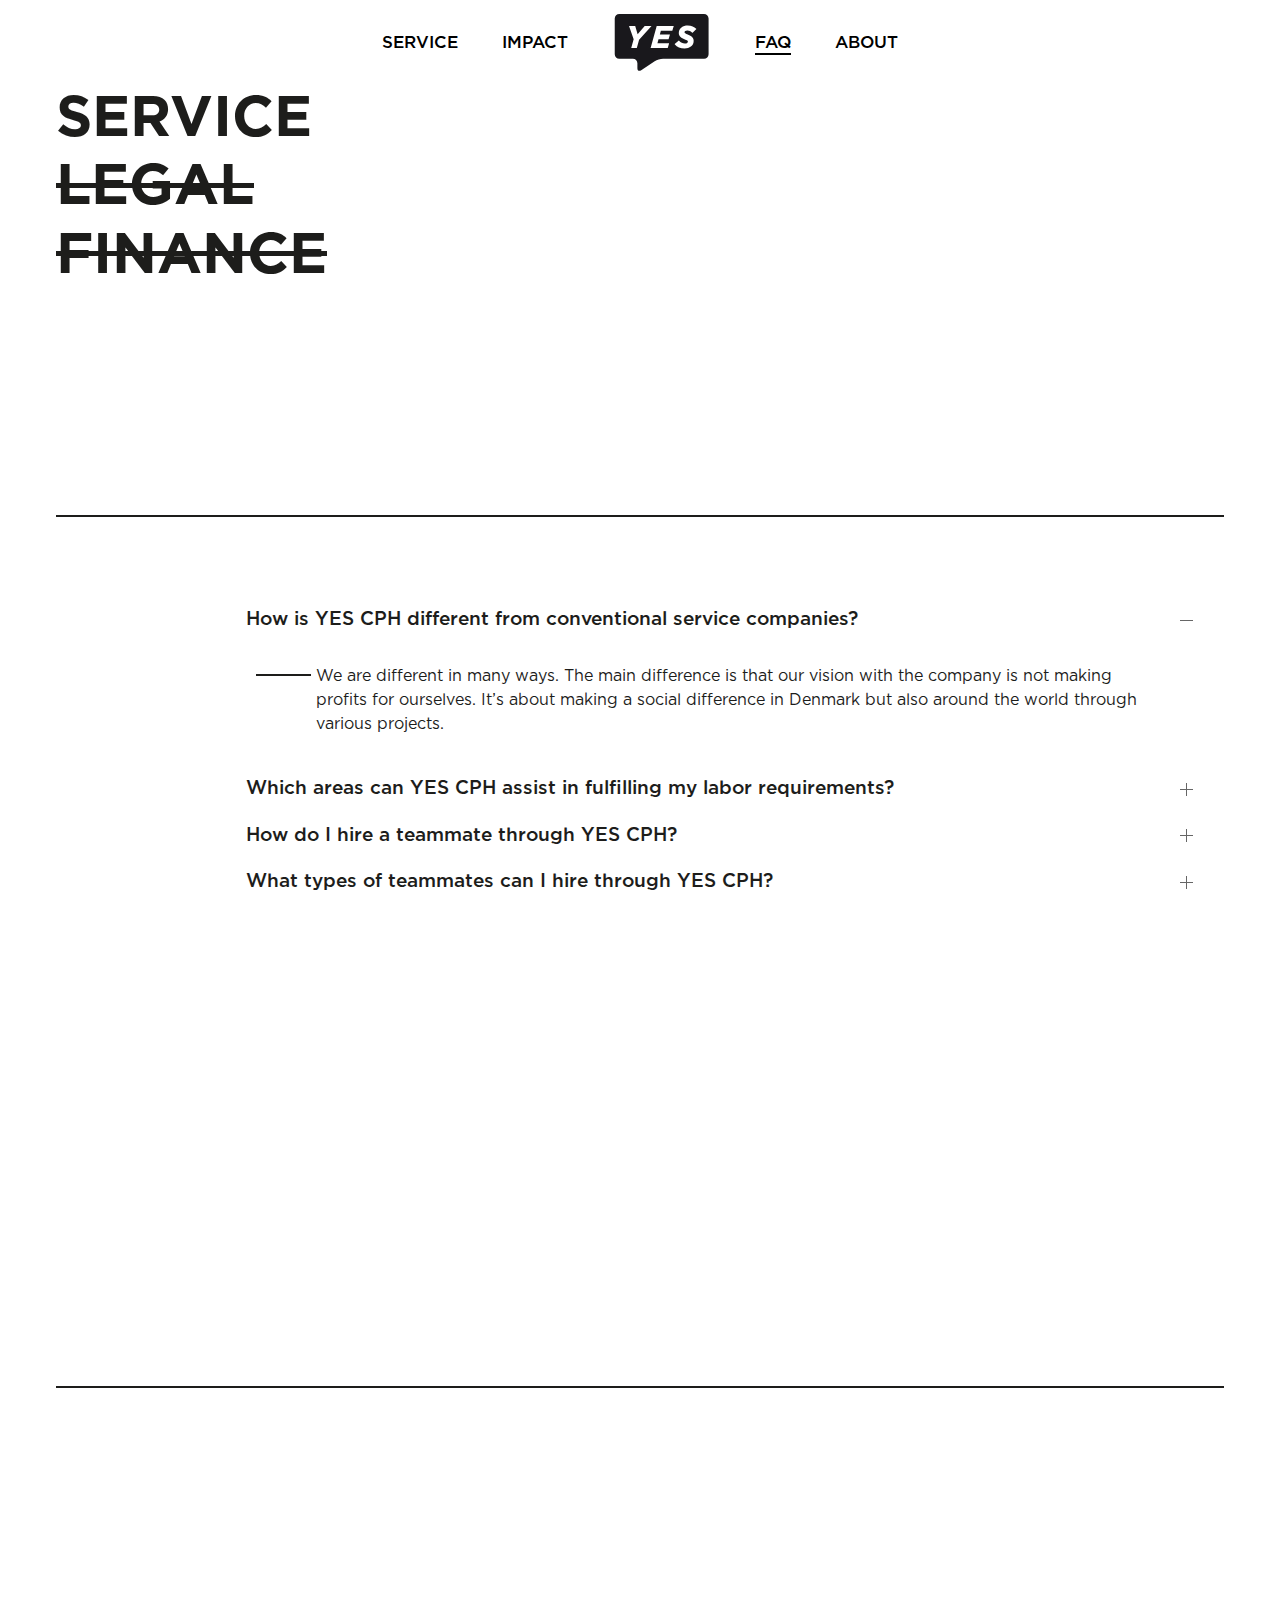
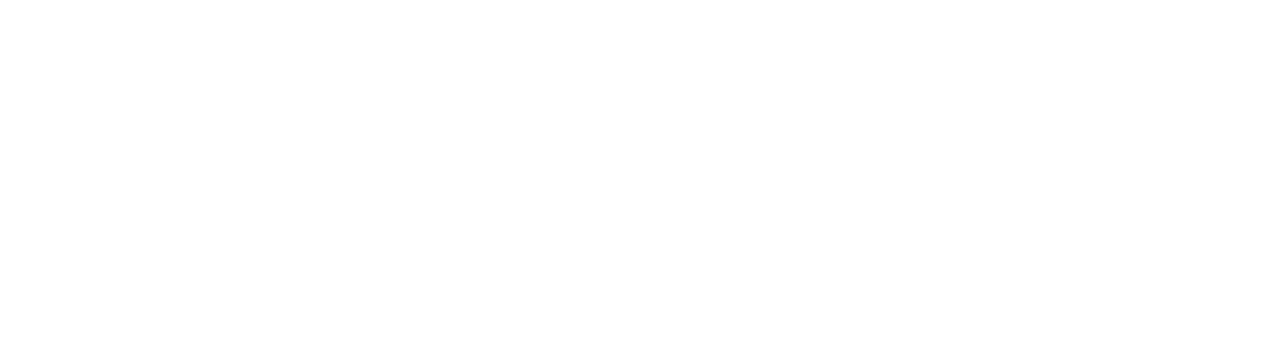
<file: faq.html>
<!DOCTYPE html>
<html lang="en">

<head>
  <title>FAQ</title>
  <meta charset="utf-8">
  <meta name="viewport" content="width=device-width, initial-scale=1, maximum-scale=1">
  <!-- Favicon -->
  <link rel="apple-touch-icon" sizes="114x114" href="assets/img/favicon/apple-touch-icon.png">
  <link rel="icon" type="image/png" sizes="32x32" href="assets/img/favicon/favicon-32x32.png">
  <link rel="icon" type="image/png" sizes="16x16" href="assets/img/favicon/favicon-16x16.png">
  <link rel="manifest" href="assets/img/favicon/manifest.json">
  <link rel="mask-icon" href="assets/img/favicon/safari-pinned-tab.svg" color="#5bbad5">
  <link rel="shortcut icon" href="assets/img/favicon/favicon.ico">
  <meta name="msapplication-config" content="assets/img/favicon/browserconfig.xml">
  <meta name="theme-color" content="#ffffff">
  <!-- UIkit CSS -->
  <link rel="stylesheet" href="css/uikit.min.css" />
  <!-- SLICK SLIDER CSS -->
  <link rel="stylesheet" href="css/slick.css" />
  <!-- My CSS -->
  <link rel="stylesheet" href="css/my.css" />
  <!-- MEDIA CSS -->
  <link rel="stylesheet" href="css/media.css" />
</head>

<body id="faq">
  <div class="se-pre-con"></div>
  <!-- MAIN CONTAINER -->
  <div class="container-all">
    <!-- NAV SECTION-->
    <div class="global" uk-scrollspy="cls: uk-animation-slide-top-medium; target: .my-navbar .contact; delay: 300; hidden:true; repeat: true">
      <nav class="uk-navbar my-navbar">
        <div class="my-container uk-navbar-center">
          <div class="uk-navbar-left uk-hidden">
            <ul class="uk-navbar-nav my-navbar-nav">
              <li>
                <a href="service">Service</a>
              </li>
              <li>
                <a href="*_impact" lang="en" data-lang-token="impact_nav">Impact</a>
              </li>
            </ul>
          </div>
          <div class="uk-navbar-item uk-flex uk-flex-center uk-flex-middle logo">
            <a href="index.html">
              <img src="assets/img/logo.svg" alt="YES logo">
            </a>
          </div>
          <div class="uk-navbar-right">
            <ul class="uk-navbar-nav my-navbar-nav uk-hidden">
              <li class="active">
                <a href="*_faq">FAQ</a>
              </li>
              <li>
                <a href="about" lang="en" data-lang-token="about_nav" lang="en" data-lang-token="about_nav">About</a>
              </li>
            </ul>
            <div class="open-menu uk-hidden@s uk-margin-right">
              <img src="assets/img/icon/open.svg" alt="open menu" />
            </div>
          </div>
          <div class="uk-hidden contact">
            <a href="contact"><img src="assets/img/icon/lets-talk.svg" alt="Lets talk"></a>
          </div>
          <div class="uk-hidden language">
            <ul class="uk-breadcrumb">
              <li>
                <a class="en" lang="en" href="#en" onclick="window.lang.change('en'); return false;">EN</a>
              </li>
              <li>
                <a class="da" lang="en" href="#da" onclick="window.lang.change('da'); return false;">DA</a>
              </li>
            </ul>
          </div>
        </div>
      </nav>
      <!-- OVERLAY NAV-->
      <div class="uk-hidden@s overlay">
        <div class="logo">
          <a href="index.html">
            <img src="assets/img/logo-overlay.svg" alt="YES logo">
          </a>
        </div>
        <div class="close-menu">
          <img src="assets/img/icon/close.svg" alt="close menu" />
        </div>
        <nav class="overlay-menu">
          <ul>
            <li><a href="service">Service</a></li>
            
            <li class="active"><a href="*_faq">FAQ</a></li>
            <li><a href="about" lang="en" data-lang-token="about_nav">About</a></li>
            <li><a href="contact">Contact</a></li>
            <ul class="language">
              <div class="uk-breadcrumb">
                <li><a href="#en" onclick="window.lang.change('en'); return false;">EN</a></li>
                <li><a href="#da" onclick="window.lang.change('da'); return false;">DA</a></li>
              </div>
            </ul>
          </ul>
        </nav>
      </div>
    </div>
    <!-- MAIN CONTENT-->
    <div class="main" uk-scrollspy="cls: uk-animation-slide-left-medium; target: .nav-secondary>li; delay: 300; hidden:true">
      <!-- Secondary Nav -->
      <div class="my-container">
        <ul class="nav-secondary" uk-switcher="swiping: false; animation: uk-animation-slide-left-medium, uk-animation-slide-right-medium">
          <li class="uk-active">
            <a href="#" lang="en" data-lang-token="service">SERVICE</a>
          </li>
          <li>
            <a href="#" lang="en" data-lang-token="legal">LEGAL</a>
          </li>
          <li>
            <a href="#" lang="en" data-lang-token="finance">FINANCE</a>
          </li>
          <li>
            <a href="#" lang="en" data-lang-token="social_impact">SOCIAL IMPACT</a>
          </li>
          <li>
            <a href="#" lang="en" data-lang-token="general">GENERAL</a>
          </li>
          <li>
            <a href="#" lang="en" data-lang-token="all">ALL</a>
          </li>
          <hr class="uk-panel-divider">
        </ul>
        <ul class="uk-switcher">
          <li class="service" uk-scrollspy="cls: uk-animation-slide-left-medium; target: ul>li; delay: 300; hidden:true">
            <div class="my-container left">
              <div class="uk-section uk-section-medium uk-margin-xlarge questions">
                <ul uk-accordion="multiple: true">
                  <li class="uk-open">
                    <h2 class="uk-accordion-title" lang="en" data-lang-token="q_how_YES_diffrent">How is YES CPH different from conventional service companies?</h2>
                    <div class="uk-accordion-content box">
                      <hr class="uk-hidden break-large">
                      <p lang="en" data-lang-token="a_how_YES_diffrent">We are different in many ways. The main difference is that our vision with the company is not making profits for ourselves. It’s about making a social difference in Denmark but also around the world through various projects.</p>
                    </div>
                  </li>
                  <li>
                    <h2 class="uk-accordion-title" lang="en" data-lang-token="q_which_areass_can_yes">Which areas can YES CPH assist in fulfilling my labor requirements?</h2>
                    <div class="uk-accordion-content box">
                      <hr class="uk-hidden break-large">
                      <p lang="en" data-lang-token="a_which_areass_can_yes">Restaurants, bars, warehouses and event management are just a few of the areas where we have successfully facilitated labor market integration.</p>
                    </div>
                  </li>
                  <li>
                    <h2 class="uk-accordion-title" lang="en" data-lang-token="q_how_do_i_hire">How do I hire a teammate through YES CPH?</h2>
                    <div class="uk-accordion-content box">
                      <hr class="uk-hidden break-large">
                      <p lang="en" data-lang-token="a_how_do_i_hire">The first step for any organisation or company wishing to hire through YES CPH is to write an email /call us with the details of the specific needs at yes@yescph.co/42444540.</p>
                    </div>
                  </li>
                  <li>
                    <h2 class="uk-accordion-title" lang="en" data-lang-token="q_what_types_of_teammates">What types of teammates can I hire through YES CPH?</h2>
                    <div class="uk-accordion-content box">
                      <hr class="uk-hidden break-large">
                      <p lang="en" data-lang-token="a_what_types_of_teammates">Our vision is to facilitate the integration of refugees, asylum seekers and migrants through active participation in the Danish labor market. Therefore, the teammates you can hire come from one of the groups mentioned above.</p>
                    </div>
                  </li>
                  <li>
                    <h2 class="uk-accordion-title" lang="en" data-lang-token="q_how_can_yes_guarantee">How can YES CPH guarantee that the teammates are qualified?</h2>
                    <div class="uk-accordion-content box">
                      <hr class="uk-hidden break-large">
                      <p lang="en" data-lang-token="a_how_can_yes_guarantee">We guarantee the qualifications of our teammates by conducting several interviews with candidates in our database. Because we understand that some newcomers to Denmark might not have the industry experience, we will provide any training
                        sessions needed prior to them filling a job position.</p>
                    </div>
                  </li>
                  <li>
                    <h2 class="uk-accordion-title" lang="en" data-lang-token="q_what_is_the_minimum">What is the minimum monthly number of hours I should offer to hire a teammate?</h2>
                    <div class="uk-accordion-content box">
                      <hr class="uk-hidden break-large">
                      <p lang="en" data-lang-token="a_what_is_the_minimum">As a rule of thumb, we require at least 60 hours per month for our teammates to ensure a part-time position. We do understand that some positions equate to less than 60 hours a month and in these cases we occasionally make exceptions. In addition service fee from the 60 hours gives us the ability to sponsor a single child for a month and pay off all required costs.</p>
                    </div>
                  </li>
                  <li>
                    <h2 class="uk-accordion-title" lang="en" data-lang-token="q_how_long_can_i_have">How long can I have a teammate hired through YES CPH?</h2>
                    <div class="uk-accordion-content box">
                      <hr class="uk-hidden break-large">
                      <p lang="en" data-lang-token="a_how_long_can_i_have">There is no time limit as to how long you can have a teammate at your company. However, the minimum duration for a contract is six months, where the first month is a trial period to ensure we are a perfect partnership.</p>
                    </div>
                  </li>
                  <li>
                    <h2 class="uk-accordion-title" lang="en" data-lang-token="q_what_is_the_yes_service">What is the YES CPHs ”service guarantee”?</h2>
                    <div class="uk-accordion-content box">
                      <hr class="uk-hidden break-large">
                      <p lang="en" data-lang-token="a_what_is_the_yes_service">The service guarantee is our promise that the position you need will always be filled by a qualified teammate, even if your appointed teammate is sick. We therefore promise to find a temporary replacement that is equally qualified. The service guarantee also ensures that if you need an extra teammate with short notice we can fulfill this requirement.</p>
                    </div>
                  </li>
                  <li>
                    <h2 class="uk-accordion-title" lang="en" data-lang-token="q_doess_yes_provide">Does YES CPH provide last minute service?</h2>
                    <div class="uk-accordion-content box">
                      <hr class="uk-hidden break-large">
                      <p lang="en" data-lang-token="a_doess_yes_provide" lang="en" data-lang-token="q_doess_yes_provide">Yes. We maintain a group of select teammates that can step in with three hours’ notice depending on the location of your workplace. If you use this part of our service, keep in mind that the wages are subject to a 20% increase because it requires employees to be “on call”. A service is considered last minute if you inform us of your need less than 24 hours before the need. If the need is an extension of the scheduled service, it is not considered last minute.</p>
                    </div>
                  </li>
                  <li>
                    <h2 class="uk-accordion-title" lang="en" data-lang-token="q_what_would_happen_if">What would happen if I do not like the teammate allocated to me?</h2>
                    <div class="uk-accordion-content box">
                      <hr class="uk-hidden break-large">
                      <p lang="en" data-lang-token="a_what_would_happen_if">If you have hired a teammate through us and things don’t work out, we will make sure to find you an alternative as soon as the problem is brought to our attention.</p>
                    </div>
                  </li>
                </ul>
              </div>
            </div>
          </li>
          <li class="legal" uk-scrollspy="cls: uk-animation-slide-left-medium; target: ul>li; delay: 300; hidden:true">
            <div class="my-container left">
              <div class="uk-section uk-section-small">
                <div class="uk-section uk-section-medium uk-margin-xlarge questions">
                  <ul uk-accordion="multiple: true">
                    <li>
                      <h2 class="uk-accordion-title" lang="en" data-lang-token="q_what_is_yes_legal">What is YES CPHs legal status?</h2>
                      <div class="uk-accordion-content box">
                        <hr class="uk-hidden break-large">
                        <p lang="en" data-lang-token="a_what_is_yes_legal">We are an Iværksætterselskab (IVS) also called Entrepreneurial limited company. Under the IVS legislation our company category is a Social Economic Business.</p>
                      </div>
                    </li>
                    <li>
                      <h2 class="uk-accordion-title" lang="en" data-lang-token="q_how_does_yes_maintain">How does YES CPH maintain its legal responsibility with business partners and its own employees?</h2>
                      <div class="uk-accordion-content box">
                        <hr class="uk-hidden break-large">
                        <p lang="en" data-lang-token="a_how_does_yes_maintain">YES CPH uses a service and employment contract that is based on Danish law, that ensures all the legal requirements are fulfilled.</p>
                      </div>
                    </li>
                    <li>
                      <h2 class="uk-accordion-title" lang="en" data-lang-token="q_are_yes_employees">Are YES CPH's employees covered by work insurance?</h2>
                      <div class="uk-accordion-content box">
                        <hr class="uk-hidden break-large">
                        <p lang="en" data-lang-token="a_are_yes_employees">Under Danish law the responsibility of work insurance falls to the company that reaps the benefits of the labor. As such it is the companies where the teammate works that must insure the worker. We will make sure that each teammate
                          has adequate insurance wherever they work. YES CPH does have a liability insurance in case of damages to property where the teammate is working. if you have any other questions concerning insurance for your teammate feel free to Email us at yes@yescph.co</p>
                      </div>
                    </li>
                    <li>
                      <h2 class="uk-accordion-title" lang="en" data-lang-token="q_how_can_yes_guarantee_all">How can YES CPH guarantee all teammates hold a legal work permit?</h2>
                      <div class="uk-accordion-content box">
                        <hr class="uk-hidden break-large">
                        <p lang="en" data-lang-token="a_how_can_yes_guarantee_all">We work together with the relevant government agencies to cross check our candidate’s passport, residence card, civil registration card and police certificate and upon request we can provide your company with copies.</p>
                      </div>
                    </li>
                  </ul>
                </div>
              </div>
            </div>
          </li>
          <li class="finance" uk-scrollspy="cls: uk-animation-slide-left-medium; target: ul>li; delay: 300; hidden:true">
            <div class="my-container left">
              <div class="uk-section uk-section-small">
                <div class="uk-section uk-section-medium uk-margin-xlarge questions">
                  <ul uk-accordion="multiple: true">
                    <li>
                      <h2 class="uk-accordion-title" lang="en" data-lang-token="q_how_is_yes_funded">How is YES CPH funded?</h2>
                      <div class="uk-accordion-content box">
                        <hr class="uk-hidden break-large">
                        <p lang="en" data-lang-token="a_how_is_yes_funded">The founding of YES CPH was provided by Riad Arefin, the founder. Our plan is to support our daily operations through the service fee.</p>
                      </div>
                    </li>
                    <li>
                      <h2 class="uk-accordion-title" lang="en" data-lang-token="q_why_does_yes_charge">Why does YES CPH charge a service fee for its service?</h2>
                      <div class="uk-accordion-content box">
                        <hr class="uk-hidden break-large">
                        <p lang="en" data-lang-token="a_why_does_yes_charge">The service fee that we charge goes into maintaining and building the company as well as contributing to local and global development initiatives. As much as 30% of the service is spent on various socially developing projects nationally and internationally.</p>
                      </div>
                    </li>
                    <li>
                      <h2 class="uk-accordion-title" lang="en" data-lang-token="q_how_doess_yes_spend">How does YES CPH spend the service fee that they receive from their customers?</h2>
                      <div class="uk-accordion-content box">
                        <hr class="uk-hidden break-large">
                        <p lang="en" data-lang-token="a_how_doess_yes_spend">We spend an estimated 30% on social development. This covers child sponsorship and supporting social projects. We spend 10% on legal expenses, an accountant, insurance etc. We spend 55% on maintaining teammates as well as
                          building upon the existing organizational structure. This leaves 5 % for unexpected costs and can be added to the “giveback” that we provide companies that use our service.</p>
                      </div>
                    </li>
                    <li>
                      <h2 class="uk-accordion-title" lang="en" data-lang-token="q_how_does_ensure">How does YES CPH ensure transparency in their transactions and therefore maintain the non-profit vision?</h2>
                      <div class="uk-accordion-content box">
                        <hr class="uk-hidden break-large" lang="en" data-lang-token="a_how_does_ensure">
                        <p>We maintain what is called an “Open Book Accounting” policy. This means that other people have the option, upon requesting it, to view our account, including transactions. Through this transparency our hope is to eliminate any doubt concerning our non-profit vision.</p>
                      </div>
                    </li>
                  </ul>
                </div>
              </div>
            </div>
          </li>
          <li class="social-impact" uk-scrollspy="cls: uk-animation-slide-left-medium; target: ul>li; delay: 300; hidden:true">
            <div class="my-container left">
              <div class="uk-section uk-section-small">
                <div class="uk-section uk-section-medium uk-margin-xlarge questions">
                  <ul uk-accordion="multiple: true">
                    <li>
                      <h2 class="uk-accordion-title" lang="en" data-lang-token="q_how_doess_using">How does using YES CPHs services make my business socially responsible?</h2>
                      <div class="uk-accordion-content box">
                        <hr class="uk-hidden break-large">
                        <p lang="en" data-lang-token="a_how_doess_using">This is because you contribute to ensuring fair and safe employment for asylum seekers, refugees and newcomers to Denmark. You also make a financial contribution to social development projects.</p>
                      </div>
                    </li>
                    <li>
                      <h2 class="uk-accordion-title" lang="en" data-lang-token="q_how_doess_recognize">How do YES CPH recognize my social contribution?</h2>
                      <div class="uk-accordion-content box">
                        <hr class="uk-hidden break-large">
                        <p lang="en" data-lang-token="a_how_doess_recognize">To recognize the companies and organisations we work with, we provide you with materials related to your contribution. We promote your contribution through online/offline marketing campaigns.</p>
                      </div>
                    </li>
                    <li>
                      <h2 class="uk-accordion-title" lang="en" data-lang-token="q_who_are_the_children">Who are the children that YES CPH provide financial support for?</h2>
                      <div class="uk-accordion-content box">
                        <hr class="uk-hidden break-large">
                        <p lang="en" data-lang-token="a_who_are_the_children">All the children are currently financed through Jaago, a nonprofit organisation, based in Bangladesh. Jaago ensures that the children are from marginalized families that cannot support the education of their children. To find out more visit: jaago.com.bd</p>
                      </div>
                    </li>
                    <li>
                      <h2 class="uk-accordion-title" lang="en" data-lang-token="q_can_i_choose">Can I choose a specific child who I want to sponsor?</h2>
                      <div class="uk-accordion-content box">
                        <hr class="uk-hidden break-large">
                        <p lang="en" data-lang-token="a_can_i_choose">No, we allow our partner organisation Jaago to choose which child has the most need..</p>
                      </div>
                    </li>
                    <li>
                      <h2 class="uk-accordion-title" lang="en" data-lang-token="q_what_kind_off_social">What kind of other social development project are available to support through the giveback?</h2>
                      <div class="uk-accordion-content box">
                        <hr class="uk-hidden break-large">
                        <p lang="en" data-lang-token="a_what_kind_off_social">We support development project that supports child education, healthcare, women empowerment, social entrepreneurship and technological advances. Basically, businesses that improve local conditions and healthy living for the most vulnerable.</p>
                      </div>
                    </li>
                    <li>
                      <h2 class="uk-accordion-title" lang="en" data-lang-token="q_how_can_yes_guarantee_the_social">How can YES CPH guarantee that social contributions are spent on children’s needs?</h2>
                      <div class="uk-accordion-content box">
                        <hr class="uk-hidden break-large">
                        <p lang="en" data-lang-token="a_how_can_yes_guarantee_the_social">We can provide any contributor with the documentation we receive. Furthermore, we can provide any contributor with a quarterly update on the child/children being sponsored. The documentation from the giveback depends on the project and as such the documentation will vary.</p>
                      </div>
                    </li>
                    <li>
                      <h2 class="uk-accordion-title" lang="en" data-lang-token="q_what_is_the_giveback">What is the giveback that YES CPH provides to companies?</h2>
                      <div class="uk-accordion-content box">
                        <hr class="uk-hidden break-large">
                        <p lang="en" data-lang-token="a_what_is_the_giveback">The giveback is YES CPH donating its profits together with the company that provided said profit.</p>
                      </div>
                    </li>
                    <li>
                      <h2 class="uk-accordion-title" lang="en" data-lang-token="q_what_is_the_timeline">What is the timeline for the giveback?</h2>
                      <div class="uk-accordion-content box">
                        <hr class="uk-hidden break-large">
                        <p lang="en" data-lang-token="a_what_is_the_timeline">Every six months we calculate the profits and provide the company, through which the profits were made, with options for what to donate the money to.</p>
                      </div>
                    </li>
                    <li>
                      <h2 class="uk-accordion-title" lang="en" data-lang-token="q_can_i_choose" lang="en" data-lang-token="a_can_i_choose">Can I choose my own projects to donate the money to?</h2>
                      <div class="uk-accordion-content box">
                        <hr class="uk-hidden break-large">
                        <p lang="en" data-lang-token="a_can_i_choose">As a rule of thumb, no. However, you can always suggest projects if you feel that they are exceptionally impactful.</p>
                      </div>
                    </li>
                    <li>
                      <h2 class="uk-accordion-title" lang="en" data-lang-token="q_how_much_is_the_giveback">How much is the giveback in DKK?</h2>
                      <div class="uk-accordion-content box">
                        <hr class="uk-hidden break-large">
                        <p lang="en" data-lang-token="a_how_much_is_the_giveback">This varies. Since the giveback is based on the extent of hours that we work with a company the amount is not fixed. If you are currently working with us and wish to know what the expected amount is, please contact us and we will calculate it for you.</p>
                      </div>
                    </li>
                  </ul>
                </div>
              </div>
            </div>
          </li>
          <li class="general" uk-scrollspy="cls: uk-animation-slide-left-medium; target: ul>li; delay: 300; hidden:true">
            <div class="my-container left">
              <div class="uk-section uk-section-small">
                <div class="uk-section uk-section-medium uk-margin-xlarge questions">
                  <ul uk-accordion="multiple: true">
                    <li>
                      <h2 class="uk-accordion-title" lang="en" data-lang-token="q_who_is_yes">Who is YES CPH?</h2>
                      <div class="uk-accordion-content box">
                        <hr class="uk-hidden break-large">
                        <p lang="en" data-lang-token="a_who_is_yes">YES CPH is a social enterprise that aims to help immigrants integrate into Danish society through employment. This is done by respectfully building bridges between immigrants and businesses in need of labor. We guarantee reliable, flexible, high quality staff members to perform low skilled entry level jobs. We are not profit driven. All profits go directly into fighting social issues in Denmark and all over the world.</p>
                      </div>
                    </li>
                    <li>
                      <h2 class="uk-accordion-title" lang="en" data-lang-token="q_how_can_i_spread">How can I spread the word about YES CPH?</h2>
                      <div class="uk-accordion-content box">
                        <hr class="uk-hidden break-large">
                        <p lang="en" data-lang-token="a_how_can_i_spread">If you want to support YES CPH by spreading the word of what we are doing, you can like our pages on social media. It can also be as easy as simply telling friends and family about us. We always appreciate people assisting us in making a difference.</p>
                      </div>
                    </li>
                    <li>
                      <h2 class="uk-accordion-title" lang="en" data-lang-token="q_how_can_i_get_involved">How can I get involved with YES CPH?</h2>
                      <div class="uk-accordion-content box">
                        <hr class="uk-hidden break-large">
                        <p lang="en" data-lang-token="a_how_can_i_get_involved">People partner up with YES CPH for various reasons. If you wish to inquire as to how we can assist each other please don’t hesitate to contact us at yes@yescph.co.</p>
                      </div>
                    </li>
                  </ul>
                </div>
              </div>
            </div>
          </li>
          <li class="all" uk-scrollspy="cls: uk-animation-slide-left-medium; target: ul>li; delay: 300; hidden:true">
            <div class="my-container left">
              <div class="uk-section uk-section-small">
                <div class="uk-section uk-section-medium uk-margin-xlarge questions">
                  <ul uk-accordion="multiple: true">
                    <li>
                      <h2 class="uk-accordion-title" lang="en" data-lang-token="q_how_YES_diffrent">How is YES CPH different from conventional service companies?</h2>
                      <div class="uk-accordion-content box">
                        <hr class="uk-hidden break-large">
                        <p lang="en" data-lang-token="a_how_YES_diffrent">We are different in many ways. The main difference is that our vision with the company is not making profits for ourselves. It’s about making a social difference in Denmark but also around the world through various projects.</p>
                      </div>
                    </li>
                    <li>
                      <h2 class="uk-accordion-title" lang="en" data-lang-token="q_which_areass_can_yes">Which areas can YES CPH assist in fulfilling my labor requirements?</h2>
                      <div class="uk-accordion-content box">
                        <hr class="uk-hidden break-large">
                        <p lang="en" data-lang-token="a_which_areass_can_yes">Restaurants, bars, warehouses and event management are just a few of the areas where we have successfully facilitated labor market integration.</p>
                      </div>
                    </li>
                    <li>
                      <h2 class="uk-accordion-title" lang="en" data-lang-token="q_how_do_i_hire">How do I hire a teammate through YES CPH?</h2>
                      <div class="uk-accordion-content box">
                        <hr class="uk-hidden break-large">
                        <p lang="en" data-lang-token="a_how_do_i_hire">The first step for any organisation or company wishing to hire through YES CPH is to write an email /call us with the details of the specific needs at yes@yescph.co/42444540.</p>
                      </div>
                    </li>
                    <li>
                      <h2 class="uk-accordion-title" lang="en" data-lang-token="q_what_types_of_teammates">What types of teammates can I hire through YES CPH?</h2>
                      <div class="uk-accordion-content box">
                        <hr class="uk-hidden break-large">
                        <p lang="en" data-lang-token="a_what_types_of_teammates">Our vision is to facilitate the integration of refugees, asylum seekers and migrants through active participation in the Danish labor market. Therefore, the teammates you can hire come from one of the groups mentioned above.</p>
                      </div>
                    </li>
                    <li>
                      <h2 class="uk-accordion-title" lang="en" data-lang-token="q_how_can_yes_guarantee">How can YES CPH guarantee that the teammates are qualified?</h2>
                      <div class="uk-accordion-content box">
                        <hr class="uk-hidden break-large">
                        <p lang="en" data-lang-token="a_how_can_yes_guarantee">We guarantee the qualifications of our teammates by conducting several interviews with candidates in our database. Because we understand that some newcomers to Denmark might not have the industry experience, we will provide any
                          training sessions needed prior to them filling a job position.</p>
                      </div>
                    </li>
                    <li>
                      <h2 class="uk-accordion-title" lang="en" data-lang-token="q_what_is_the_minimum">What is the minimum monthly number of hours I should offer to hire a teammate?</h2>
                      <div class="uk-accordion-content box">
                        <hr class="uk-hidden break-large">
                        <p lang="en" data-lang-token="a_what_is_the_minimum">As a rule of thumb, we require at least 60 hours per month for our teammates to ensure a part-time position. We do understand that some positions equate to less than 60 hours a month and in these cases we occasionally make exceptions. In addition service fee from the 60 hours gives us the ability to sponsor a single child for a month and pay off all required costs.</p>
                      </div>
                    </li>
                    <li>
                      <h2 class="uk-accordion-title" lang="en" data-lang-token="q_how_long_can_i_have">How long can I have a teammate hired through YES CPH?</h2>
                      <div class="uk-accordion-content box">
                        <hr class="uk-hidden break-large">
                        <p lang="en" data-lang-token="a_how_long_can_i_have">There is no time limit as to how long you can have a teammate at your company. However, the minimum duration for a contract is six months, where the first month is a trial period to ensure we are a perfect partnership.</p>
                      </div>
                    </li>
                    <li>
                      <h2 class="uk-accordion-title" lang="en" data-lang-token="q_what_is_the_yes_service">What is the YES CPHs ”service guarantee”?</h2>
                      <div class="uk-accordion-content box">
                        <hr class="uk-hidden break-large">
                        <p lang="en" data-lang-token="a_what_is_the_yes_service">The service guarantee is our promise that the position you need will always be filled by a qualified teammate, even if your appointed teammate is sick. We therefore promise to find a temporary replacement that is equally qualified. The service guarantee also ensures that if you need an extra teammate with short notice we can fulfill this requirement.</p>
                      </div>
                    </li>
                    <li>
                      <h2 class="uk-accordion-title" lang="en" data-lang-token="q_doess_yes_provide">Does YES CPH provide last minute service?</h2>
                      <div class="uk-accordion-content box">
                        <hr class="uk-hidden break-large">
                        <p lang="en" data-lang-token="a_doess_yes_provide">Yes. We maintain a group of select teammates that can step in with three hours’ notice depending on the location of your workplace. If you use this part of our service, keep in mind that the wages are subject to a 20% increase because it requires employees to be “on call”. A service is considered last minute if you inform us of your need less than 24 hours before the need. If the need is an extension of the scheduled service, it is not considered last minute.</p>
                      </div>
                    </li>
                    <li>
                      <h2 class="uk-accordion-title" lang="en" data-lang-token="q_what_would_happen_if">What would happen if I do not like the teammate allocated to me?</h2>
                      <div class="uk-accordion-content box">
                        <hr class="uk-hidden break-large">
                        <p lang="en" data-lang-token="a_what_would_happen_if">If you have hired a teammate through us and things don’t work out, we will make sure to find you an alternative as soon as the problem is brought to our attention.</p>
                      </div>
                    </li>
                    <li>
                      <h2 class="uk-accordion-title" lang="en" data-lang-token="q_what_is_yes_legal">What is YES CPHs legal status?</h2>
                      <div class="uk-accordion-content box">
                        <hr class="uk-hidden break-large">
                        <p lang="en" data-lang-token="a_what_is_yes_legal">We are an Iværksætterselskab (IVS) also called Entrepreneurial limited company. Under the IVS legislation our company category is a Social Economic Business.</p>
                      </div>
                    </li>
                    <li>
                      <h2 class="uk-accordion-title" lang="en" data-lang-token="q_how_does_yes_maintain">How does YES CPH maintain its legal responsibility with business partners and its own employees?</h2>
                      <div class="uk-accordion-content box">
                        <hr class="uk-hidden break-large">
                        <p lang="en" data-lang-token="a_how_does_yes_maintain">YES CPH uses a service and employment contract that is based on Danish law, this ensures that all the legal requirements are fulfilled.</p>
                      </div>
                    </li>
                    <li>
                      <h2 class="uk-accordion-title" lang="en" data-lang-token="q_are_yes_employees">Are YES CPH's employees covered by work insurance?</h2>
                      <div class="uk-accordion-content box">
                        <hr class="uk-hidden break-large">
                        <p lang="en" data-lang-token="a_are_yes_employees">Under Danish law the responsibility of work insurance falls to the company that reaps the benefits of the labor. As such it is the companies where the teammate works that must insure the worker. We will make sure that each teammate
                          has adequate insurance wherever they work. YES CPH does have a liability insurance in case of damages to property where the teammate is working. If you have any other questions concerning insurance for your teammate feel free to Email us at yes@yescph.co</p>
                      </div>
                    </li>
                    <li>
                      <h2 class="uk-accordion-title" lang="en" data-lang-token="q_how_can_yes_guarantee_all">How can YES CPH guarantee all teammates hold a legal work permit?</h2>
                      <div class="uk-accordion-content box">
                        <hr class="uk-hidden break-large">
                        <p lang="en" data-lang-token="a_how_can_yes_guarantee_all">We work together with the relevant government agencies to cross check our candidate’s passport, residence card, civil registration card and police certificate and upon request we can provide your company with copies.</p>
                      </div>
                    </li>
                    <li>
                      <h2 class="uk-accordion-title" lang="en" data-lang-token="q_how_is_yes_funded">How is YES CPH funded?</h2>
                      <div class="uk-accordion-content box">
                        <hr class="uk-hidden break-large">
                        <p lang="en" data-lang-token="a_how_is_yes_funded">The initial funding of YES CPH was provided by Riad Arefin, the founder. Our plan is to support our daily operations through the service fee.</p>
                      </div>
                    </li>
                    <li>
                      <h2 class="uk-accordion-title" lang="en" data-lang-token="q_why_does_yes_charge">Why does YES CPH charge a service fee for its service?</h2>
                      <div class="uk-accordion-content box">
                        <hr class="uk-hidden break-large">
                        <p lang="en" data-lang-token="a_why_does_yes_charge" lang="en" data-lang-token="a_how_is_yes_funded">The service fee that we charge goes into maintaining and building the company as well as contributing to local and global development initiatives. As much as 30% of the service is spent on various socially developing projects nationally and internationally.</p>
                      </div>
                    </li>
                    <li>
                      <h2 class="uk-accordion-title" lang="en" data-lang-token="q_how_doess_yes_spend">How does YES CPH spend the service fee that they receive from their customers?</h2>
                      <div class="uk-accordion-content box">
                        <hr class="uk-hidden break-large">
                        <p lang="en" data-lang-token="a_how_doess_yes_spend">We spend an estimated 30% on social development. This covers child sponsorship and supporting social projects. We spend 10% on legal expenses, an accountant, insurance etc. We spend 55% on maintaining teammates as well as
                          building upon the existing organizational structure. This leaves 5 % for unexpected costs and can be added to the “giveback” that we provide companies that use our service.</p>
                      </div>
                    </li>
                    <li>
                      <h2 class="uk-accordion-title" lang="en" data-lang-token="q_how_does_ensure">How does YES CPH ensure transparency in their transactions and therefore maintain the non-profit vision?</h2>
                      <div class="uk-accordion-content box">
                        <hr class="uk-hidden break-large">
                        <p lang="en" data-lang-token="a_how_does_ensure">We maintain what is called an “Open Book Accounting” policy. This means that other people have the option, upon requesting it, to view our account, including transactions. Through this transparency our hope is to eliminate any doubt concerning our non-profit vision.</p>
                      </div>
                    </li>
                    <li>
                      <h2 class="uk-accordion-title" lang="en" data-lang-token="q_how_doess_using">How does using YES CPHs services make my business socially responsible?</h2>
                      <div class="uk-accordion-content box">
                        <hr class="uk-hidden break-large">
                        <p lang="en" data-lang-token="a_how_doess_using">This is because you contribute to ensuring fair and safe employment for asylum seekers, refugees and newcomers to Denmark. You also make a financial contribution to social development projects.</p>
                      </div>
                    </li>
                    <li>
                      <h2 class="uk-accordion-title" lang="en" data-lang-token="q_how_doess_recognize">How do YES CPH recognize my social contribution?</h2>
                      <div class="uk-accordion-content box">
                        <hr class="uk-hidden break-large">
                        <p lang="en" data-lang-token="a_how_doess_recognize">To recognize the companies and organisations we work with, we provide you with materials related to your contribution. We promote your contribution through online/offline marketing campaigns.</p>
                      </div>
                    </li>
                    <li>
                      <h2 class="uk-accordion-title" lang="en" data-lang-token="q_who_are_the_children">Who are the children that YES CPH provide financial support for?</h2>
                      <div class="uk-accordion-content box">
                        <hr class="uk-hidden break-large">
                        <p lang="en" data-lang-token="a_who_are_the_children">All the children are currently financed through Jaago, a nonprofit organisation, based in Bangladesh. Jaago ensures that the children are from marginalized families that cannot support the education of their children. To find out more visit: jaago.com.bd</p>
                      </div>
                    </li>
                    <li>
                      <h2 class="uk-accordion-title" lang="en" data-lang-token="q_can_i_choose">Can I choose a specific child who I want to sponsor?</h2>
                      <div class="uk-accordion-content box">
                        <hr class="uk-hidden break-large">
                        <p lang="en" data-lang-token="a_can_i_choose">No, we allow our partner organization Jaago to choose which child has the most need.</p>
                      </div>
                    </li>
                    <li>
                      <h2 class="uk-accordion-title" lang="en" data-lang-token="q_what_kind_off_social">What kind of other social development project are available to support through the giveback?</h2>
                      <div class="uk-accordion-content box">
                        <hr class="uk-hidden break-large">
                        <p lang="en" data-lang-token="a_what_kind_off_social">We support development project that supports child education, healthcare, women empowerment, social entrepreneurship and technological advances. Basically, businesses that improve local conditions and healthy living for the most vulnerable.</p>
                      </div>
                    </li>
                    <li>
                      <h2 class="uk-accordion-title" lang="en" data-lang-token="q_how_can_yes_guarantee_the_social">How can YES CPH guarantee that social contributions are spent on children’s needs?</h2>
                      <div class="uk-accordion-content box">
                        <hr class="uk-hidden break-large">
                        <p lang="en" data-lang-token="q_how_can_yes_guarantee_the_social">We can provide any contributor with the documentation we receive. Furthermore, we can provide any contributor with a quarterly update on the child/children being sponsored. The documentation from the giveback depends on the project and as such the documentation will vary.</p>
                      </div>
                    </li>
                    <li>
                      <h2 class="uk-accordion-title" lang="en" data-lang-token="q_who_is_yes">Who is YES CPH?</h2>
                      <div class="uk-accordion-content box">
                        <hr class="uk-hidden break-large">
                        <p lang="en" data-lang-token="a_who_is_yes">YES CPH is a social enterprise that aims to help immigrants integrate into Danish society through employment. This is done by respectfully building bridges between immigrants and businesses in need of labor. We guarantee reliable, flexible, high quality staff members to perform low skilled entry level jobs. We are not profit driven. All profits go directly into fighting social issues in Denmark and all over the world.</p>
                      </div>
                    </li>
                    <li>
                      <h2 class="uk-accordion-title" lang="en" data-lang-token="q_how_can_i_spread">How can I spread the word about YES CPH?</h2>
                      <div class="uk-accordion-content box">
                        <hr class="uk-hidden break-large">
                        <p lang="en" data-lang-token="a_how_can_i_spread">If you want to support YES CPH by spreading the word of what we are doing, you can like our pages on social media. It can also be as easy as simply telling friends and family about us. We always appreciate people assisting us in making a difference.</p>
                      </div>
                    </li>
                    <li>
                      <h2 class="uk-accordion-title" lang="en" data-lang-token="q_how_can_i_get_involved">How can I get involved with YES CPH?</h2>
                      <div class="uk-accordion-content box">
                        <hr class="uk-hidden break-large">
                        <p lang="en" data-lang-token="a_how_can_i_get_involved">People partner up with YES CPH for various reasons. If you wish to inquire as to how we can assist each other please don’t hesitate to contact us at yes@yescph.co.</p>
                      </div>
                    </li>
                    <li>
                      <h2 class="uk-accordion-title" lang="en" data-lang-token="q_what_is_the_giveback">What is the giveback that YES CPH provides to companies?</h2>
                      <div class="uk-accordion-content box">
                        <hr class="uk-hidden break-large">
                        <p lang="en" data-lang-token="a_what_is_the_giveback">The giveback is YES CPH donating its profits together with the company that provided said profit.</p>
                      </div>
                    </li>
                    <li>
                      <h2 class="uk-accordion-title" lang="en" data-lang-token="q_what_is_the_timeline">What is the timeline for the giveback?</h2>
                      <div class="uk-accordion-content box">
                        <hr class="uk-hidden break-large">
                        <p lang="en" data-lang-token="a_what_is_the_timeline">Every six months we calculate the profits and provide the company, through which the profits were made, with options for what to donate the money to.</p>
                      </div>
                    </li>
                    <li>
                      <h2 class="uk-accordion-title" lang="en" data-lang-token="q_can_i_choose">Can I choose my own projects to donate the money to?</h2>
                      <div class="uk-accordion-content box">
                        <hr class="uk-hidden break-large">
                        <p lang="en" data-lang-token="a_can_i_choose">As a rule of thumb, no. However, you can always suggest projects if you feel that they are exceptionally impactful.</p>
                      </div>
                    </li>
                    <li>
                      <h2 class="uk-accordion-title" lang="en" data-lang-token="q_how_much_is_the_giveback">How much is the giveback in DKK?</h2>
                      <div class="uk-accordion-content box">
                        <hr class="uk-hidden break-large">
                        <p lang="en" data-lang-token="a_how_much_is_the_giveback">This varies. Since the giveback is based on the extent of hours that we work with a company the amount is not fixed. If you are currently working with us and wish to know what the expected amount is, please contact us and we will calculate it for you.</p>
                      </div>
                    </li>
                  </ul>
                </div>
              </div>
            </div>
          </li>
        </ul>
        <hr class="uk-panel-divider">
      </div>
    </div>
    <!-- FOOTER SECTION -->
    <div class="footer-spacer"></div>
    <div class="footer" id="footer">
      <a class="footer-link" href="contact"></a>
      <div class="footer-content">
        <h2 class="uk-display-inline" lang="en" data-lang-token="we_are_ready">WE ARE READY! </h2><span><img class="uk-display-inline" lang="en" src="assets/img/icon/lets-talk.svg" alt="Lets talk"></span>
      </div>
      <div class="footer-secondary">
        <div class="uk-grid uk-grid-collapse uk-child-width-1-1@s uk-child-width-auto@m my-container">
          <ul class="uk-flex-auto uk-flex-center uk-flex-bottom uk-flex-left@m uk-flex-last uk-flex-first@m uk-breadcrumb footer-info">
            <li>yes@yescph.co</li>
            <li>+45 42 44 45 40</li>
            <li>Porcelænshaven 26, 2nd floor, 2000 Frederiksberg</li>
            <li>CVR: 37901121</li>
            <li>©2016 YES</li>
          </ul>
          <ul class="uk-flex uk-flex-center uk-flex-bottom uk-list social">
            <li class="item">
              <a href="https://www.facebook.com/yescphco/" target="_blank">
                <img src="assets/img/icon/facebook.svg" alt="facebook link">
              </a>
            </li>
            <li class="item">
              <a href="https://www.instagram.com/yescphco/" target="_blank">
                <img src="assets/img/icon/instagram.svg" alt="instagram link">
              </a>
            </li>
            <li class="item">
              <a href="https://www.linkedin.com/company-beta/18214522" target="_blank">
                <img src="assets/img/icon/linkedin.svg" alt="linkedin link">
              </a>
            </li>
            <!-- <li class="item">
              <a href="#">
                <img src="assets/img/icon/twitter.svg" alt="twitter link">
              </a>
            </li> -->
          </ul>
        </div>
      </div>
    </div>
  </div>
  <!-- jQuery is required -->
  <script src="js/jquery-3.2.1.min.js"></script>
  <!-- loader screen -->
  <script type="text/javascript">
    $(window).on('load', function() {
      $(".se-pre-con").fadeOut("fast");
    })
  </script>
  <!-- UIkit JS -->
  <script src="js/uikit.min.js"></script>
  <!-- SLICK SLIDER JS -->
  <script src="js/slick.min.js"></script>
  <!-- js-cookie plugin  -->
  <script src="js/js.cookie.js"></script>
  <!-- jquery-lang plugin  -->
  <script src="js/jquery-lang.js"></script>
  <!-- mylanguage -->
  <script src="js/mylanguage.js"></script>
  <!-- My JS -->
  <script src="js/my.js"></script>
</body>

</html>
</file>
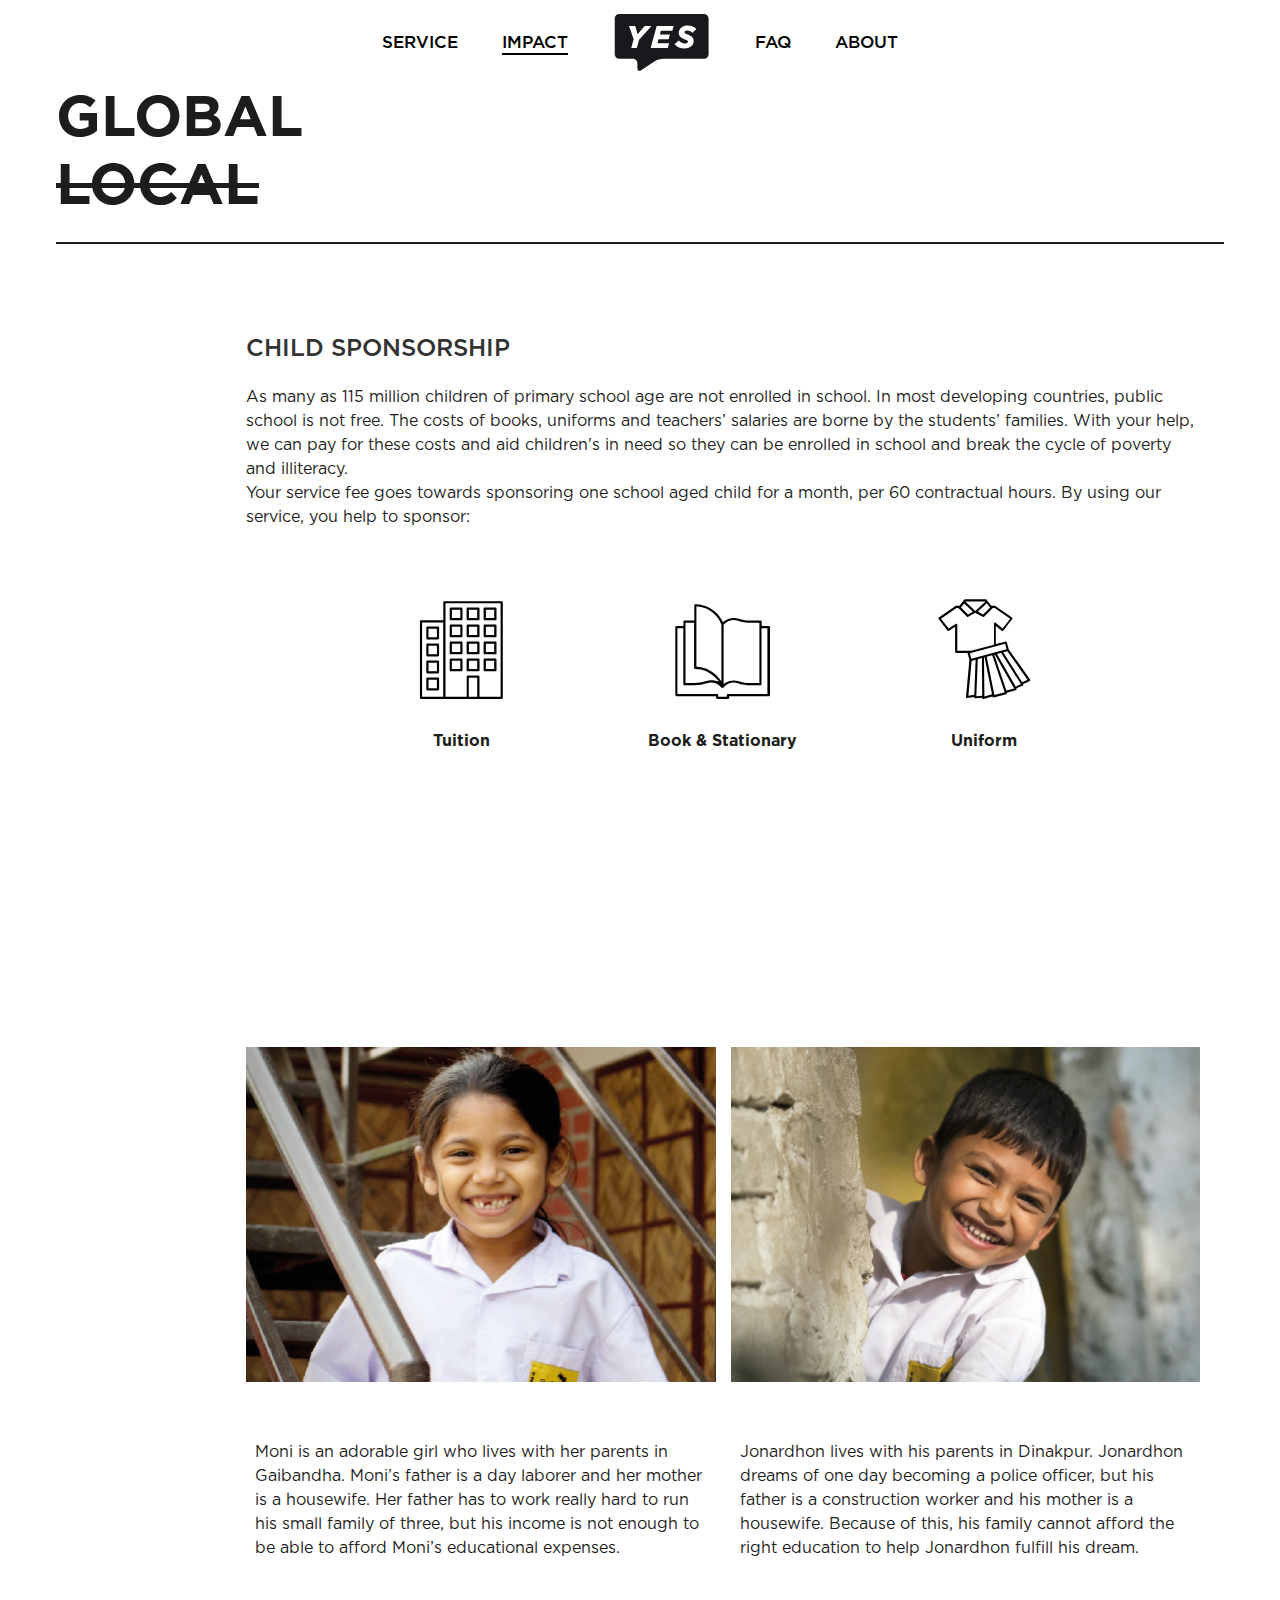
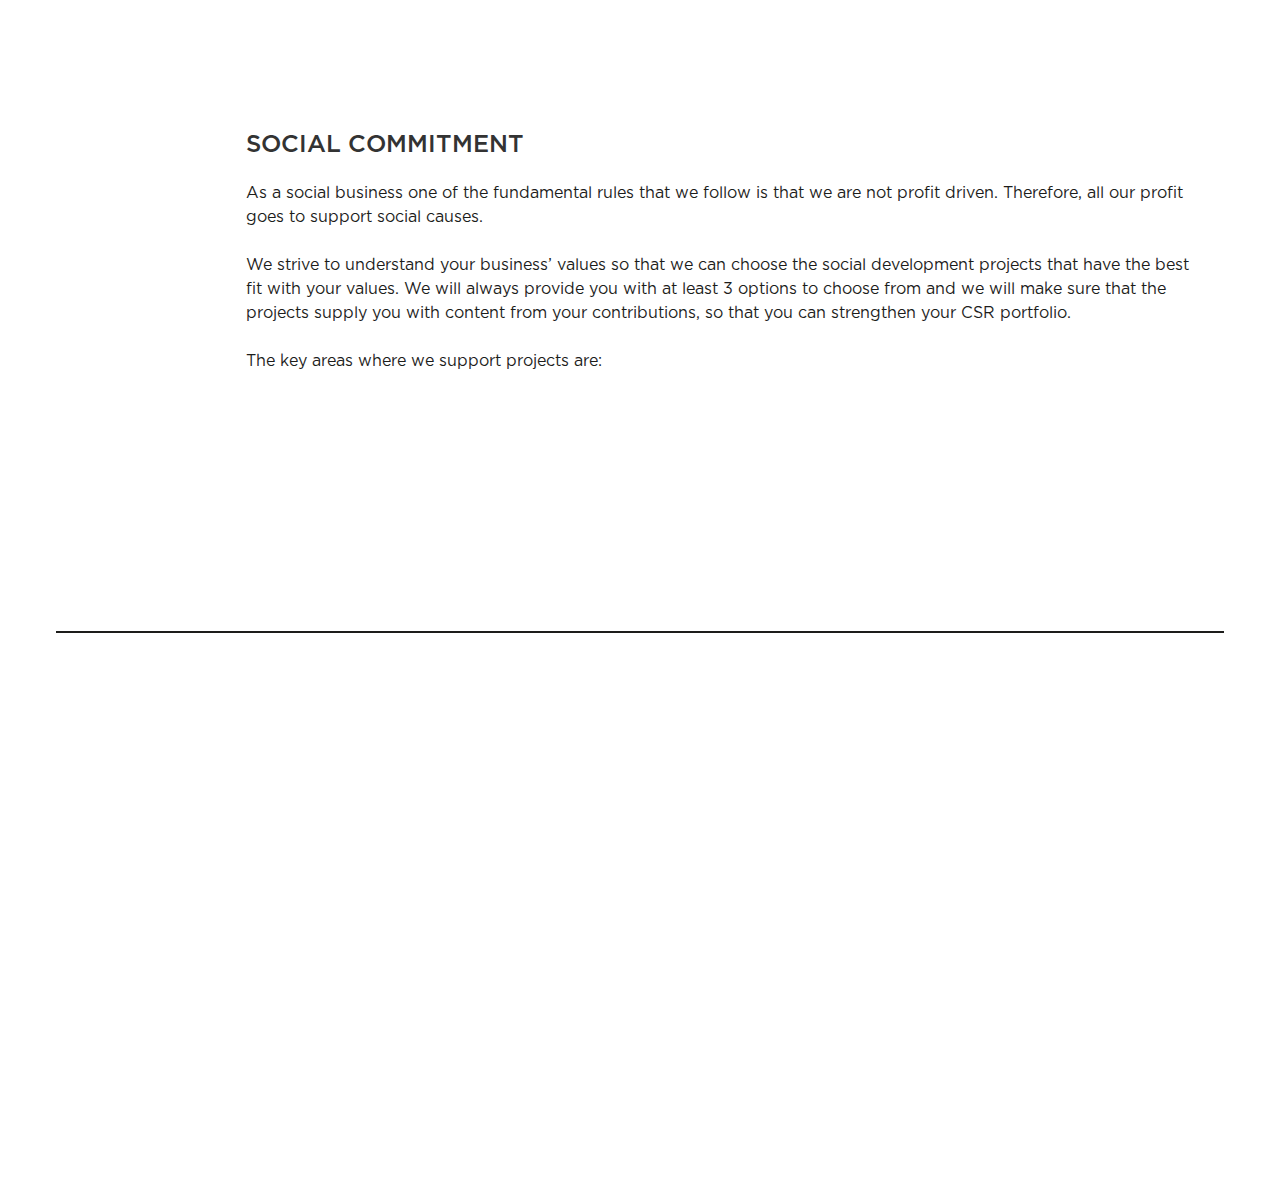
<file: impact.html>
<!DOCTYPE html>
<html lang="en">

<head>
  <title>Impact</title>
  <meta charset="utf-8">
  <meta name="viewport" content="width=device-width, initial-scale=1, maximum-scale=1">
  <!-- Favicon -->
  <link rel="apple-touch-icon" sizes="114x114" href="assets/img/favicon/apple-touch-icon.png">
  <link rel="icon" type="image/png" sizes="32x32" href="assets/img/favicon/favicon-32x32.png">
  <link rel="icon" type="image/png" sizes="16x16" href="assets/img/favicon/favicon-16x16.png">
  <link rel="manifest" href="assets/img/favicon/manifest.json">
  <link rel="mask-icon" href="assets/img/favicon/safari-pinned-tab.svg" color="#5bbad5">
  <link rel="shortcut icon" href="assets/img/favicon/favicon.ico">
  <meta name="msapplication-config" content="assets/img/favicon/browserconfig.xml">
  <meta name="theme-color" content="#ffffff">
  <!-- UIkit CSS -->
  <link rel="stylesheet" href="css/uikit.min.css" />
  <!-- SLICK SLIDER CSS -->
  <link rel="stylesheet" href="css/slick.css" />
  <!-- My CSS -->
  <link rel="stylesheet" href="css/my.css" />
  <!-- MEDIA CSS -->
  <link rel="stylesheet" href="css/media.css" />
</head>

<body id="impact">
  <div class="se-pre-con"></div>
  <!-- MAIN CONTAINER -->
  <div class="container-all">
    <!-- NAV SECTION-->
    <div class="global" uk-scrollspy="cls: uk-animation-slide-top-medium; target: .my-navbar .contact; delay: 300; hidden:true; repeat: true">
      <nav class="uk-navbar my-navbar">
        <div class="my-container uk-navbar-center">
          <div class="uk-navbar-left uk-hidden">
            <ul class="uk-navbar-nav my-navbar-nav">
              <li>
                <a href="service">Service</a>
              </li>
              <li class="active">
                <a href="*_impact" lang="en" data-lang-token="impact_nav">Impact</a>
              </li>
            </ul>
          </div>
          <div class="uk-navbar-item uk-flex uk-flex-center uk-flex-middle logo">
            <a href="index.html">
              <img src="assets/img/logo.svg" alt="YES logo">
            </a>
          </div>
          <div class="uk-navbar-right">
            <ul class="uk-navbar-nav my-navbar-nav uk-hidden">
              <li>
                <a href="*_faq">FAQ</a>
              </li>
              <li>
                <a href="about" lang="en" data-lang-token="about_nav">About</a>
              </li>
            </ul>
            <div class="open-menu uk-hidden@s uk-margin-right">
              <img src="assets/img/icon/open.svg" alt="open menu" />
            </div>
          </div>
          <div class="uk-hidden contact">
            <a href="contact"><img src="assets/img/icon/lets-talk.svg" alt="Lets talk" lang="en"></a>
          </div>
          <div class="uk-hidden language">
            <ul class="uk-breadcrumb">
              <li>
                <a class="en" lang="en" href="#en" onclick="window.lang.change('en'); return false;">EN</a>
              </li>
              <li>
                <a class="da" lang="en" href="#da" onclick="window.lang.change('da'); return false;">DA</a>
              </li>
            </ul>
          </div>
        </div>
      </nav>
      <!-- OVERLAY NAV-->
      <div class="uk-hidden@s overlay">
        <div class="logo">
          <a href="index.html">
            <img src="assets/img/logo-overlay.svg" alt="YES logo">
          </a>
        </div>
        <div class="close-menu">
          <img src="assets/img/icon/close.svg" alt="close menu" />
        </div>
        <nav class="overlay-menu">
          <ul>
            <li><a href="service">Service</a></li>
            <li class="active"><a href="*_impact" lang="en" data-lang-token="impact_nav">Impact</a></li>
             
            <li><a href="about" lang="en" data-lang-token="about_nav">About</a></li>
            <li><a href="contact">Contact</a></li>
            <ul class="language">
              <div class="uk-breadcrumb">
                <li><a href="#en" onclick="window.lang.change('en'); return false;">EN</a></li>
                <li><a href="#da" onclick="window.lang.change('da'); return false;">DA</a></li>
              </div>
            </ul>
          </ul>
        </nav>
      </div>
    </div>
    <!-- MAIN CONTENT-->
    <div class="main" uk-scrollspy="cls: uk-animation-slide-left-medium; target: .nav-secondary>li, .questions>ul>li; delay: 300; hidden:true">
      <!-- Secondary Nav -->
      <div class="my-container">
        <ul class="nav-secondary" uk-switcher="swiping: false; animation: uk-animation-slide-left-medium, uk-animation-slide-right-medium">
          <li class="uk-active">
            <a href="#" lang="en" data-lang-token="global">GLOBAL</a>
          </li>
          <li>
            <a href="#" lang="en" data-lang-token="local">LOCAL</a>
          </li>
          <hr class="uk-panel-divider">
        </ul>
        <ul class="uk-switcher">
          <li class="global" id="global" uk-scrollspy="cls: uk-animation-slide-left-medium; target: .child-sponsorship .category .item, .child-sponsorship .tag, .social-commitment .area>div; delay: 300; hidden:true; repeat: true">
            <div class="my-container left">
              <div class="uk-section uk-section-medium uk-margin-medium child-sponsorship">
                <h2 lang="en" data-lang-token="child_sponsorship_title">CHILD SPONSORSHIP</h2>
                <p class="pre" lang="en" data-lang-token="child_sponsorship_text">As many as 115 million children of primary school age are not enrolled in school. In most developing countries, public school is not free. The costs of books, uniforms and teachers’ salaries are borne by the students’ families. With your help, we can pay for these costs and aid children's in need so they can be enrolled in school and break the cycle of poverty and illiteracy.
                Your service fee goes towards sponsoring one school aged child for a month, per 60 contractual hours. By using our service, you help to sponsor:</p>
                <div class="uk-flex uk-flex-center uk-padding category">
                  <div class="uk-grid-small uk-child-width-1-2 uk-child-width-1-3@s uk-flex uk-flex-bottom uk-text-center" uk-grid>
                    <div class="item">
                      <img class="uk-align-center" src="assets/img/icon/tution.svg" alt="tution">
                      <span lang="en" data-lang-token="tuition">Tuition</span>
                    </div>
                    <div class="item">
                      <img class="uk-align-center" src="assets/img/icon/book-and-stationary.svg" alt="book and stationary">
                      <span lang="en" data-lang-token="book_and_stationary">Book &amp; Stationary</span>
                    </div>
                    <div class="item">
                      <img class="uk-align-center" src="assets/img/icon/uniform.svg" alt="uniform">
                      <span lang="en" data-lang-token="uniform">Uniform</span>
                    </div>
                    <div class="item">
                      <img class="uk-align-center" src="assets/img/icon/health-checkups.svg" alt="health checkups">
                      <span lang="en" data-lang-token="health_checkups">Health Checkups</span>
                    </div>
                    <div class="item">
                      <img class="uk-align-center" src="assets/img/icon/nutritious-food.svg" alt="nutritious food">
                      <span lang="en" data-lang-token="nutritious_food">Nutritious Food</span>
                    </div>
                    <div class="item">
                      <img class="uk-align-center" src="assets/img/icon/love-and-care.svg" alt="love and care">
                      <span lang="en" data-lang-token="love_and_care">Love &amp; Care</span>
                    </div>
                  </div>
                </div>
                <div class="uk-grid-small uk-child-width-1-2@s uk-margin-large-top children" uk-grid>
                  <div class="child">
                    <div class="uk-cover-container portrait">
                      <img src="assets/img/moni.jpg" alt="Moni" uk-cover>
                    </div>
                    <div class="info">
                      <img class="tag" src="assets/img/icon/moni.svg" alt="Moni Tag">
                      <p lang="en" data-lang-token="moni_text">Moni is an adorable girl who lives with her parents in Gaibandha. Moni’s father is a day laborer and her mother is a housewife. Her father has to work really hard to run his small family of three, but his income is not enough to
                        be able to afford Moni’s educational expenses.</p>
                    </div>
                  </div>
                  <div class="child">
                    <div class="uk-cover-container portrait">
                      <img src="assets/img/jonardhon.jpg" alt="Jonardhon" uk-cover>
                    </div>
                    <div class="info">
                      <img class="tag" src="assets/img/icon/jonardhon.svg" alt="Jonardhon Tag">
                      <p lang="en" data-lang-token="jonardhon_text">Jonardhon lives with his parents in Dinakpur. Jonardhon dreams of one day becoming a police officer, but his father is a construction worker and his mother is a housewife. Because of this, his family cannot afford the right education
                        to help Jonardhon fulfill his dream.</p>
                    </div>
                  </div>
                </div>
              </div>
              <div class="uk-section uk-section-medium uk-margin-medium social-commitment">
                <h2 lang="en" data-lang-token="social_commitment_title">Social commitment</h2>
                <p class="pre" lang="en" data-lang-token="social_commitment_text">As a social business one of the fundamental rules that we follow is that we are not profit driven. Therefore, all our profit goes to support social causes.

                We strive to understand your business’ values so that we can choose the social development projects that have the best fit with your values. We will always provide you with at least 3 options to choose from and we will make sure that the projects supply you with content from your contributions, so that you can strengthen your CSR portfolio.

                The key areas where we support projects are:</p>
                <div class="uk-grid-collapse uk-child-width-1-3 area" uk-grid>
                  <div>
                    <div class="box">
                      <hr class="uk-hidden break-small">
                      <p lang="en" data-lang-token="healthy_living">Healthy Living</p>
                    </div>
                  </div>
                  <div>
                    <div class="box">
                      <hr class="uk-hidden break-small">
                      <p lang="en" data-lang-token="environmental_awareness">Environmental Awareness</p>
                    </div>
                  </div>
                  <div>
                    <div class="box">
                      <hr class="uk-hidden break-small">
                      <p lang="en" data-lang-token="self_sufficiency">Self-Sufficiency</p>
                    </div>
                  </div>
                  <div>
                    <div class="box">
                      <hr class="uk-hidden break-small">
                      <p lang="en" data-lang-token="social_inclusion">Social Inclusion</p>
                    </div>
                  </div>
                  <div>
                    <div class="box">
                      <hr class="uk-hidden break-small">
                      <p lang="en" data-lang-token="child_education">Child Education</p>
                    </div>
                  </div>
                  <div>
                    <div class="box">
                      <hr class="uk-hidden break-small">
                      <p lang="en" data-lang-token="social_entrepreneurship">Social Entrepreneurship</p>
                    </div>
                  </div>
                </div>
              </div>
            </div>
          </li>
          <li class="local" id="local" uk-scrollspy="cls: uk-animation-slide-left-medium; target: .individual .tag, .area>div; delay: 300; hidden:true; repeat: true">
            <div class="my-container left">
              <div class="uk-section uk-section-medium uk-margin-medium individual">
                <h2 lang="en" data-lang-token="individual_title">individual</h2>
                <p lang="en" data-lang-token="individual_text">By providing fair employment for a single immigrant, it is possible to vastly improve the life of that person and his/her family. For example: the integration benefits that many refugees depend on to survive is so low that many simple
                  things such as going to the dentist is out of reach. What we want is to provide sustainable integration opportunities, this means self-sufficiency, mutual cultural understanding and becoming contributing members of society. By using
                  our service, you are helping immigrants in key areas:</p>
                <div class="uk-grid-collapse uk-child-width-1-3 area" uk-grid>
                  <div>
                    <div class="box">
                      <hr class="uk-hidden break-small">
                      <p lang="en" data-lang-token="living_conditions">Better Living Conditions</p>
                    </div>
                  </div>
                  <div>
                    <div class="box">
                      <hr class="uk-hidden break-small">
                      <p lang="en" data-lang-token="social_networks">Social Networks</p>
                    </div>
                  </div>
                  <div>
                    <div class="box">
                      <hr class="uk-hidden break-small">
                      <p lang="en" data-lang-token="bridging">Bridging</p>
                    </div>
                  </div>
                  <div>
                    <div class="box">
                      <hr class="uk-hidden break-small">
                      <p lang="en" data-lang-token="stable_life">Stable Life</p>
                    </div>
                  </div>
                  <div>
                    <div class="box">
                      <hr class="uk-hidden break-small">
                      <p lang="en" data-lang-token="integration_opportunities">Integration Opportunities</p>
                    </div>
                  </div>
                  <div>
                    <div class="box">
                      <hr class="uk-hidden break-small">
                      <p lang="en" data-lang-token="contribution">Contribution</p>
                    </div>
                  </div>
                </div>
                <div class="uk-grid-small uk-child-width-1-2@s uk-margin-large-top adult" uk-grid>
                  <div class="entity">
                    <div class="uk-cover-container portrait">
                      <img src="assets/img/manal.jpg" alt="Manal" uk-cover>
                    </div>
                    <div class="info">
                      <img class="tag" src="assets/img/icon/manal.svg" alt="Manal Tag">
                      <p lang="en" data-lang-token="manal_text">Manal is a refugee from Syria. She has three children who live with her in Denmark. She has amazing language capacity and as a result is outgoing and very social. She has extensive previous work experience in communication and event management. She has done wonders in all the event we have worked with.</p>
                    </div>
                  </div>
                  <div class="entity">
                    <div class="uk-cover-container portrait">
                      <img src="assets/img/shaoun.jpg" alt="Shaoun" uk-cover>
                    </div>
                    <div class="info">
                      <img class="tag" src="assets/img/icon/shaoun.svg" alt="Shaoun Tag">
                      <p lang="en" data-lang-token="shaoun_text">Shaoun is an international student from Bangladesh. He loves playing cricket and going to the gym because he thinks it is important to live a healthy life. Shaoun is currently studying Business Administration at Niels Brock and working part-time with YES CPH.</p>
                    </div>
                  </div>
                </div>
              </div>
              <div class="uk-section uk-section-medium uk-margin-medium societal">
                <h2 lang="en" data-lang-token="societal_title">societal</h2>
                <p lang="en" data-lang-token="societal_text">In today’s world, it is hard for migrants finding work in foreign countries. This leads to illegal work and poor working conditions for many migrants involved. We want to change this and provide stable employment, adequate salaries and
                  good working conditions to secure what we call sustainable integration opportunities! By using our service, you are actively combating social challenges such as:</p>
                <div class="uk-grid-collapse uk-child-width-1-3 area" uk-grid>
                  <div>
                    <div class="box">
                      <hr class="uk-hidden break-small">
                      <p lang="en" data-lang-token="unemployment">Unemployment</p>
                    </div>
                  </div>
                  <div>
                    <div class="box">
                      <hr class="uk-hidden break-small">
                      <p lang="en" data-lang-token="inequality">Inequality</p>
                    </div>
                  </div>
                  <div>
                    <div class="box">
                      <hr class="uk-hidden break-small">
                      <p lang="en" data-lang-token="alienation">Alienation</p>
                    </div>
                  </div>
                  <div>
                    <div class="box">
                      <hr class="uk-hidden break-small">
                      <p lang="en" data-lang-token="xenophobia">Xenophobia</p>
                    </div>
                  </div>
                  <div>
                    <div class="box">
                      <hr class="uk-hidden break-small">
                      <p lang="en" data-lang-token="segregated_communities">Segregated Communities</p>
                    </div>
                  </div>
                  <div>
                    <div class="box">
                      <hr class="uk-hidden break-small">
                      <p lang="en" data-lang-token="social_mobility">Low Social Mobility</p>
                    </div>
                  </div>
                </div>
              </div>
            </div>
          </li>
        </ul>
        <hr class="uk-panel-divider">
      </div>
    </div>
    <!-- FOOTER SECTION -->
    <div class="footer-spacer"></div>
    <div class="footer" id="footer">
      <a class="footer-link" href="contact"></a>
      <div class="footer-content">
        <h2 class="uk-display-inline" lang="en" data-lang-token="we_are_ready">WE ARE READY! </h2><span><img class="uk-display-inline" lang="en" src="assets/img/icon/lets-talk.svg" alt="Lets talk"></span>
      </div>
      <div class="footer-secondary">
        <div class="uk-grid uk-grid-collapse uk-child-width-1-1@s uk-child-width-auto@m my-container">
          <ul class="uk-flex-auto uk-flex-center uk-flex-bottom uk-flex-left@m uk-flex-last uk-flex-first@m uk-breadcrumb footer-info">
            <li>yes@yescph.co</li>
            <li>+45 42 44 45 40</li>
            <li>Porcelænshaven 26, 2nd floor, 2000 Frederiksberg</li>
            <li>CVR: 37901121</li>
            <li>©2016 YES</li>
          </ul>
          <ul class="uk-flex uk-flex-center uk-flex-bottom uk-list social">
            <li class="item">
              <a href="https://www.facebook.com/yescphco/" target="_blank">
                <img src="assets/img/icon/facebook.svg" alt="facebook link">
              </a>
            </li>
            <li class="item">
              <a href="https://www.instagram.com/yescphco/" target="_blank">
                <img src="assets/img/icon/instagram.svg" alt="instagram link">
              </a>
            </li>
            <li class="item">
              <a href="https://www.linkedin.com/company-beta/18214522" target="_blank">
                <img src="assets/img/icon/linkedin.svg" alt="linkedin link">
              </a>
            </li>
            <!-- <li class="item">
              <a href="#">
                <img src="assets/img/icon/twitter.svg" alt="twitter link">
              </a>
            </li> -->
          </ul>
        </div>
      </div>
    </div>
  </div>
  <!-- jQuery is required -->
  <script src="js/jquery-3.2.1.min.js"></script>
  <!-- loader screen -->
  <script type="text/javascript">
    $(window).on('load', function() {
      $(".se-pre-con").fadeOut("fast");
    })
  </script>
  <!-- UIkit JS -->
  <script src="js/uikit.min.js"></script>
  <!-- SLICK SLIDER JS -->
  <script src="js/slick.min.js"></script>
  <!-- js-cookie plugin  -->
  <script src="js/js.cookie.js"></script>
  <!-- jquery-lang plugin  -->
  <script src="js/jquery-lang.js"></script>
  <!-- mylanguage -->
  <script src="js/mylanguage.js"></script>
  <!-- My JS -->
  <script src="js/my.js"></script>
</body>

</html>
</file>
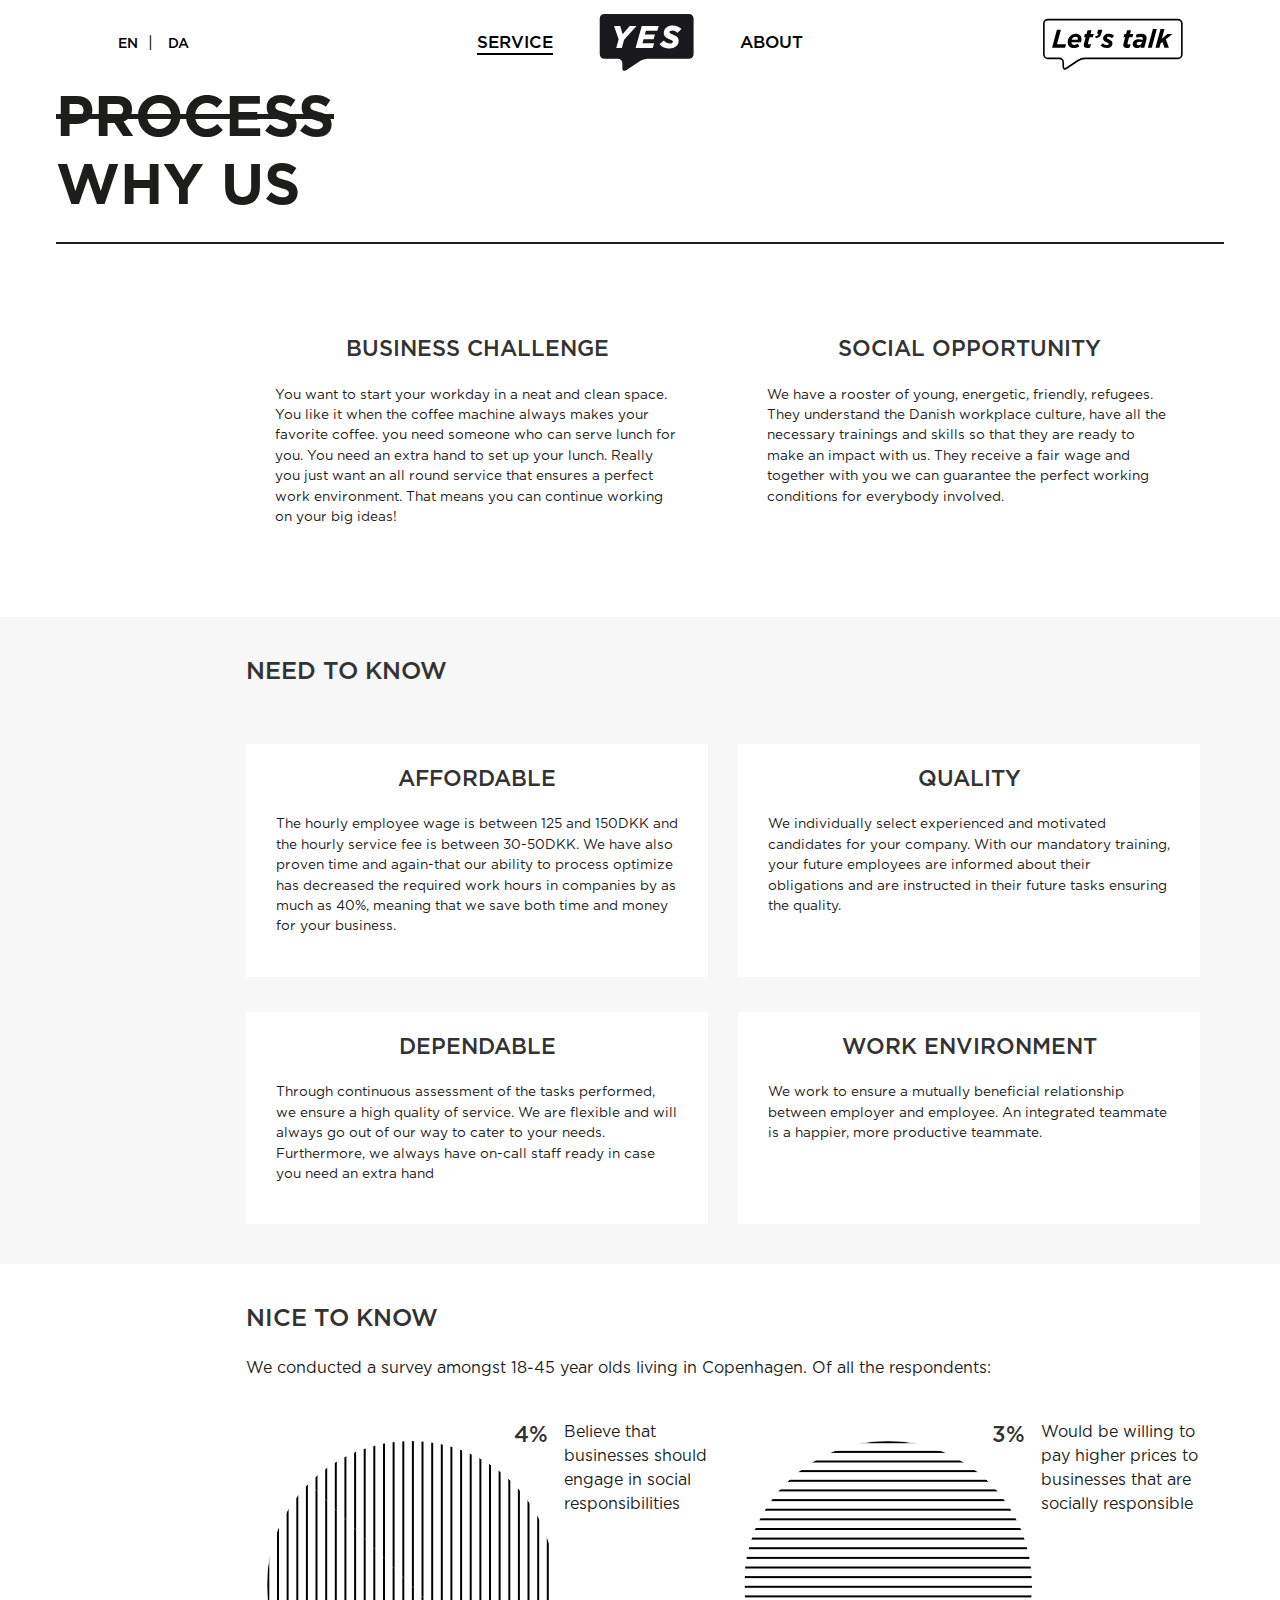
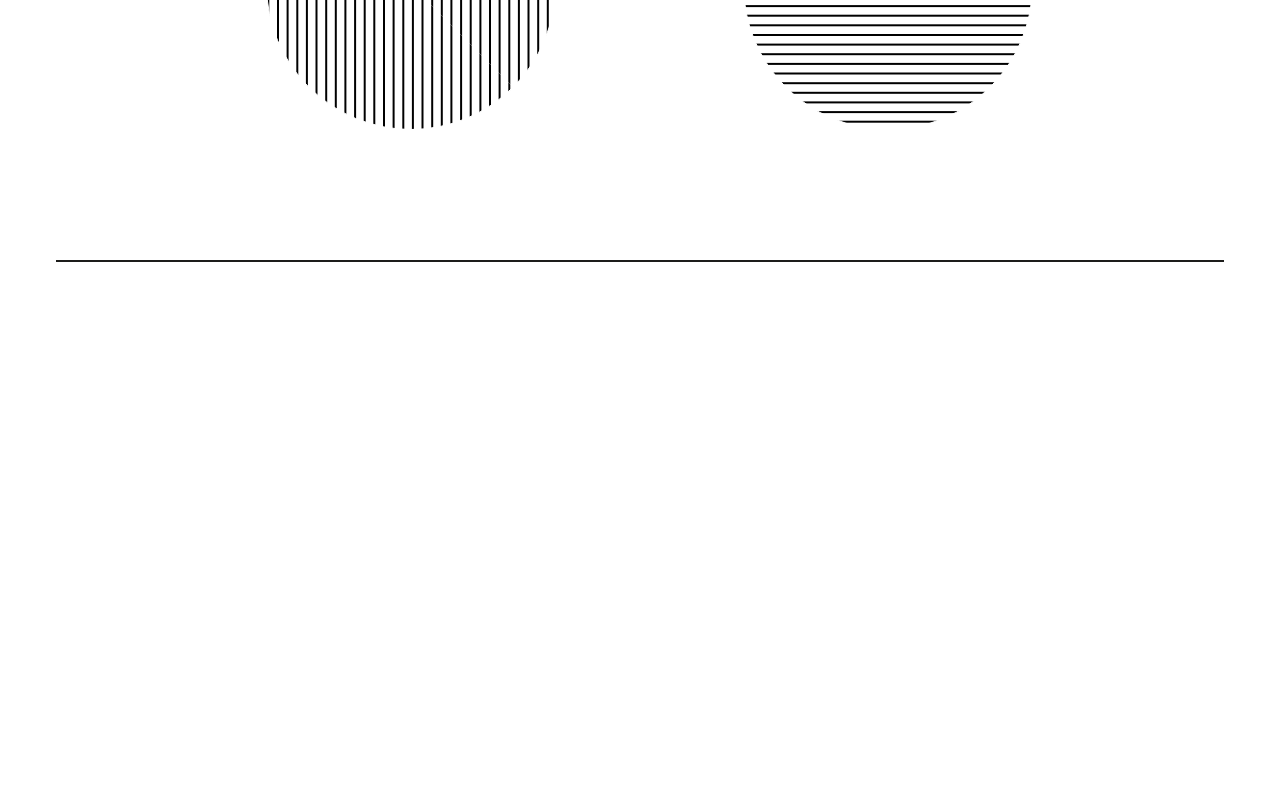
<file: service.html>
<!DOCTYPE html>
<html lang="en">

<head>
  <title>Service</title>
  <meta charset="utf-8">
  <meta name="viewport" content="width=device-width, initial-scale=1, maximum-scale=1">
  <!-- Favicon -->
  <link rel="apple-touch-icon" sizes="114x114" href="assets/img/favicon/apple-touch-icon.png">
  <link rel="icon" type="image/png" sizes="32x32" href="assets/img/favicon/favicon-32x32.png">
  <link rel="icon" type="image/png" sizes="16x16" href="assets/img/favicon/favicon-16x16.png">
  <link rel="manifest" href="assets/img/favicon/manifest.json">
  <link rel="mask-icon" href="assets/img/favicon/safari-pinned-tab.svg" color="#5bbad5">
  <link rel="shortcut icon" href="assets/img/favicon/favicon.ico">
  <meta name="msapplication-config" content="assets/img/favicon/browserconfig.xml">
  <meta name="theme-color" content="#ffffff">
  <!-- UIkit CSS -->
  <link rel="stylesheet" href="css/uikit.min.css" />
  <!-- SLICK SLIDER CSS -->
  <link rel="stylesheet" href="css/slick.css" />
  <!-- My CSS -->
  <link rel="stylesheet" href="css/my.css" />
  <!-- MEDIA CSS -->
  <link rel="stylesheet" href="css/media.css" />
</head>

<body id="service">
  <div class="se-pre-con"></div>
  <!-- MAIN CONTAINER -->
  <div class="container-all">
    <!-- NAV SECTION-->
    <div class="global" uk-scrollspy="cls: uk-animation-slide-top-medium; target: .my-navbar .contact; delay: 300; hidden:true; repeat: true">
      <nav class="uk-navbar my-navbar">
        <div class="my-container uk-navbar-center">
          <div class="uk-navbar-left uk-hidden">
            <ul class="uk-navbar-nav my-navbar-nav">
              <li class="active">
                <a href="service">Service</a>
              </li>
            </ul>
          </div>
          <div class="uk-navbar-item uk-flex uk-flex-center uk-flex-middle logo">
            <a href="index.html">
              <img src="assets/img/logo.svg" alt="YES logo">
            </a>
          </div>
          <div class="uk-navbar-right">
            <ul class="uk-navbar-nav my-navbar-nav uk-hidden">
              <li>
                <a href="about" lang="en" data-lang-token="about_nav">About</a>
              </li>
            </ul>
            <div class="open-menu uk-hidden@s uk-margin-right">
              <img src="assets/img/icon/open.svg" alt="open menu" />
            </div>
          </div>
          <div class="uk-hidden contact">
            <a href="contact"><img src="assets/img/icon/lets-talk.svg" alt="Lets talk" lang="en"></a>
          </div>
          <div class="uk-hidden language">
            <ul class="uk-breadcrumb">
              <li>
                <a class="en" lang="da" href="#en" onclick="window.lang.change('en'); return false;">EN</a>
              </li>
              <li>
                <a class="da" lang="en" href="#da" onclick="window.lang.change('da'); return false;">DA</a>
              </li>
            </ul>
          </div>
        </div>
      </nav>
      <!-- OVERLAY NAV-->
      <div class="uk-hidden@s overlay">
        <div class="logo">
          <a href="index.html">
            <img src="assets/img/logo-overlay.svg" alt="YES logo">
          </a>
        </div>
        <div class="close-menu">
          <img src="assets/img/icon/close.svg" alt="close menu" />
        </div>
        <nav class="overlay-menu">
          <ul>
            <li class="active"><a href="service">Service</a></li>
            <li><a href="about" lang="en" data-lang-token="about_nav">About</a></li>
            <li><a href="contact">Contact</a></li>
            <ul class="language">
              <div class="uk-breadcrumb">
                <li><a href="#en" onclick="window.lang.change('en'); return false;">EN</a></li>
                <li><a href="#da" onclick="window.lang.change('da'); return false;">DA</a></li>
              </div>
            </ul>
          </ul>
        </nav>
      </div>
    </div>
    <!-- MAIN CONTENT-->
    <div class="main" uk-scrollspy="cls: uk-animation-slide-left-medium; target: .nav-secondary>li, .questions>ul>li; delay: 300; hidden:true">
      <!-- Secondary Nav -->
        <ul class="nav-secondary my-container" uk-switcher="swiping: false;animation: uk-animation-slide-left-medium, uk-animation-slide-right-medium">
          <li>
            <a href="#" lang="en" data-lang-token="process">PROCESS</a>
          </li>
          <li class="why-us uk-active">
            <a href="#" lang="en" data-lang-token="why_us">WHY US</a>
          </li>
          <hr class="uk-panel-divider">
        </ul>
        <ul class="uk-switcher">
          <li class="process" id="process" uk-scrollspy="cls: uk-animation-slide-left-medium; target: .process-line .item:nth-child(2n+1) .content ; delay: 300; hidden:true; repeat: true">
            <div class="my-container left" uk-scrollspy="cls: uk-animation-slide-right-medium; target: .process-line .item:nth-child(2n+2) .content ; delay: 300; hidden:true; repeat: true">
              <div class="uk-section uk-margin-large-top process-line">
                <div class="uk-child-width-1-2@m uk-grid-match uk-grid-collapse" uk-grid>
                  <div class="item">
                    <div class="item-container">
                      <hr>
                      <div class="content">
                        <h2 lang="en" data-lang-token="meet_and_talk_title">Meet &amp; TALK</h2>
                        <p lang="en" data-lang-token="meet_and_talk_text">It’s always great to meet each other over a cup of coffee. We believe the main goal for any business is to solve a problem. Once we get to know you over coffee we get to know about the great work you do on a daily basis we can
                          figure out how we can help you solve your problems.</p>
                      </div>
                    </div>
                  </div>
                  <div class="item">
                    <div class="item-container">
                      <hr>
                      <div class="content">
                        <h2 lang="en" data-lang-token="scope_of_work_title">scope of work</h2>
                        <p lang="en" data-lang-token="scope_of_work_text">Through the meet &amp; talk we get the opportunity to know exactly what it is that we can do to make your days easier. Our goal is to design a service that caters to your exact needs.</p>
                      </div>
                    </div>
                  </div>
                  <div class="item">
                    <div class="item-container">
                      <hr>
                      <div class="content">
                        <h2 lang="en" data-lang-token="specifications_title">specifications</h2>
                        <p lang="en" data-lang-token="specifications_text">Once we agree that we are a fit for each other, we will make our partnership official and sign a contract. Then we will find the right teammate(s), materials and instrument to ensure quality.</p>
                      </div>
                    </div>
                  </div>
                  <div class="item">
                    <div class="item-container">
                      <hr>
                      <div class="content">
                        <h2 lang="en" data-lang-token="work_title">work</h2>
                        <p lang="en" data-lang-token="work_text">Now that all of the initial tasks are out of the way, it’s time to start working. Based of the task list that was agreed upon, we will begin doing the tasks.</p>
                      </div>
                    </div>
                  </div>
                  <div class="item">
                    <div class="item-container">
                      <hr>
                      <div class="content">
                        <h2 lang="en" data-lang-token="revisions_title">revisions</h2>
                        <p lang="en" data-lang-token="revisions_text">The first month of us working is a trial month where we make sure that the fit is good. During this month, we will also revise the task list as well as the estimated working hours so that it matches your actual needs.</p>
                      </div>
                    </div>
                  </div>
                  <div class="item">
                    <div class="item-container">
                      <hr>
                      <div class="content">
                        <h2 lang="en" data-lang-token="finalization_title">finalization</h2>
                        <p lang="en" data-lang-token="finalization_text">After having finalized the hours and working tasks, we still continuously work to improve. We understand that businesses are often dynamic and we are happy to adapt to the change to meet your requirement whenever needed.</p>
                      </div>
                    </div>
                  </div>
                  <div class="item">
                    <div class="item-container">
                      <hr>
                      <div class="content">
                        <h2 lang="en" data-lang-token="impact_title">PAYMENT PROCESS</h2>
                        <p lang="en" data-lang-token="impact_text"> we calculate working months from the first day of every month to the last. This means that you will receive an invoice the 1st of every month. You will have 14 days to pay the invoice, meaning that we should receive your payment on the 15th at the latest. This enables us to pay salaries on the 20th of every month.</p>
                      </div>
                    </div>
                  </div>
                  <div class="item">
                    <div class="item-container">
                      <hr>
                      <div class="content">
                        <h2 lang="en" data-lang-token="impact_title">impact</h2>
                        <p lang="en" data-lang-token="impact_text"> Now that the work process has been established we encourage you to interact with your teammate(s) and make them feel welcome. And you continue enjoying a spotless service.</p>
                      </div>
                    </div>
                  </div>
                  <div class="item">
                    <div class="item-container">
                      <hr>
                    </div>
                  </div>
                  <div class="item">
                    <div class="item-container">
                      <hr>
                    </div>
                  </div>
                </div>
              </div>
              <h1 class="uk-margin-remove-top uk-margin-large-bottom important" lang="en" data-lang-token="process_important">This is how we solve your problem and you solve social problems</h1>
            </div>
          </li>
          <li class="why-us" id="why-us">
            <div class="uk-section uk-section-small why-hero">
              <div class="my-container">
                <div class="my-container left">
                  <div class="uk-block uk-block-secondary uk-contrast uk-block-large">
                    <div class="uk-grid uk-grid-medium uk-child-width-1-2@s" data-uk-grid-match>
                        <div>
                          <div class="label">
                            <h3>Business Challenge</h3>
                            <p>You want to start your workday in a neat and clean space. You like it when the coffee machine always makes your favorite coffee. you need someone who can serve lunch for you. You need an extra hand to set up your lunch. Really you just want an all round service that ensures a perfect work environment. That means you can continue working on your big ideas!</p>
                          </div>
                        </div>
                        <div>
                          <div class="label">
                            <h3>Social Opportunity</h3>
                            <p>We have a rooster of young, energetic, friendly, refugees. They understand the Danish workplace culture, have all the necessary trainings and skills so that they are ready to make an impact with us. They receive a fair wage and together with you we can guarantee the perfect working conditions for everybody involved.</p>
                          </div>
                        </div>
                    </div>
                  </div>
                </div>
              </div>
            </div>
            <div class="uk-section uk-section-small need-to-know">
              <div class="my-container">
                <div class="my-container left">
                  <h2 lang="en" data-lang-token="need_to_know">NEED TO KNOW</h2>
                  <div class="uk-grid uk-grid-medium uk-child-width-1-2 label-group" data-uk-grid-match>
                    <div>
                      <div class="label">
                        <h3 lang="en" data-lang-token="affordable">Affordable</h3>
                        <p lang="en" data-lang-token="affordable_text">The hourly employee wage is between 125 and 150DKK and the hourly service fee is between 30-50DKK. We have also proven time and again-that our ability to process optimize has decreased the required work hours
                          in companies by as much as 40%, meaning that we save both time and money for your business.</p>
                      </div>
                    </div>
                    <div>
                      <div class="label">
                        <h3 lang="en" data-lang-token="auality">Quality</h3>
                        <p lang="en" data-lang-token="auality_text">We individually select experienced and motivated candidates for your company. With our mandatory training, your future employees are informed about their obligations and are instructed in their future tasks ensuring the quality.</p>
                      </div>
                    </div>
                    <div>
                      <div class="label">
                        <h3 lang="en" data-lang-token="dependable">Dependable</h3>
                        <p lang="en" data-lang-token="dependable_text">Through continuous assessment of the tasks performed, we ensure a high quality of service. We are flexible and will always go out of our way to cater to your needs. Furthermore, we always have on-call staff ready in case you need an extra hand</p>
                      </div>
                    </div>
                    <div>
                      <div class="label">
                        <h3 lang="en" data-lang-token="work_environment">Work environment</h3>
                        <p lang="en" data-lang-token="work_environment_text">We work to ensure a mutually beneficial relationship between employer and employee. An integrated teammate is a happier, more productive teammate.</p>
                      </div>
                    </div>
                  </div>
                </div>
              </div>
            </div>
            <div class="uk-section uk-section-small nice-to-know">
              <div class="my-container">
                <div class="my-container left">
                  <h2 lang="en" data-lang-token="nice_to_know">NICE TO KNOW</h2>
                  <p lang="en" data-lang-token="why_us_text">We conducted a survey amongst 18-45 year olds living in Copenhagen. Of all the respondents:</p>
                  <div class="uk-grid-collapse uk-child-width-1-2@s uk-margin-medium-top uk-margin-large-bottom pies" uk-grid>
                    <div class="uk-grid uk-grid-collapse">
                      <div class="uk-width-2-3@m uk-width-auto@s pie-vertical">
                        <div class="uk-flex uk-flex-center uk-flex-top">
                          <div class="contain-pie">
                            <div class="contain-piece piece"></div>
                          </div>
                          <h3 class="value">78</h3>
                        </div>
                      </div>
                      <div class="uk-width-1-3@m uk-width-auto@s info">
                        <p lang="en" data-lang-token="pie_vertical_text">Believe that businesses should engage in social responsibilities</p>
                      </div>
                    </div>
                    <div class="uk-grid uk-grid-collapse">
                      <div class="uk-width-2-3@m uk-width-auto@s pie-horizontal">
                        <div class="uk-flex uk-flex-center uk-flex-top">
                          <div class="contain-pie">
                            <div class="contain-piece piece"></div>
                            <div class="contain-piece piece2"></div>
                          </div>
                          <h3 class="value">46</h3>
                        </div>
                      </div>
                      <div class="uk-width-1-3@m uk-width-auto@s info">
                        <p lang="en" data-lang-token="pie_horizontal_text">Would be willing to pay higher prices to businesses that are socially responsible</p>
                      </div>
                    </div>
                  </div>
                </div>
              </div>
            </div>
          </li>
        </ul>
      <div class="my-container">
        <hr class="uk-panel-divider">
      </div>
    </div>
    <!-- FOOTER SECTION -->
    <div class="footer-spacer"></div>
    <div class="footer" id="footer">
      <a class="footer-link" href="contact"></a>
      <div class="footer-content">
        <h2 class="uk-display-inline" lang="en" data-lang-token="we_are_ready">WE ARE READY! </h2><span><img class="uk-display-inline" lang="en" src="assets/img/icon/lets-talk.svg" alt="Lets talk"></span>
      </div>
      <div class="footer-secondary">
        <div class="uk-grid uk-grid-collapse uk-child-width-1-1@s uk-child-width-auto@m my-container">
          <ul class="uk-flex-auto uk-flex-center uk-flex-bottom uk-flex-left@m uk-flex-last uk-flex-first@m uk-breadcrumb footer-info">
            <li>yes@yescph.co</li>
            <li>+45 42 44 45 40</li>
            <li>Porcelænshaven 26, 2nd floor, 2000 Frederiksberg</li>
            <li>CVR: 37901121</li>
            <li>©2016 YES</li>
          </ul>
          <ul class="uk-flex uk-flex-center uk-flex-bottom uk-list social">
            <li class="item">
              <a href="https://www.facebook.com/yescphco/" target="_blank">
                <img src="assets/img/icon/facebook.svg" alt="facebook link">
              </a>
            </li>
            <li class="item">
              <a href="https://www.instagram.com/yescphco/" target="_blank">
                <img src="assets/img/icon/instagram.svg" alt="instagram link">
              </a>
            </li>
            <li class="item">
              <a href="https://www.linkedin.com/company-beta/18214522" target="_blank">
                <img src="assets/img/icon/linkedin.svg" alt="linkedin link">
              </a>
            </li>
            <!-- <li class="item">
              <a href="#">
                <img src="assets/img/icon/twitter.svg" alt="twitter link">
              </a>
            </li> -->
          </ul>
        </div>
      </div>
    </div>
  </div>
  <!-- jQuery is required -->
  <script src="js/jquery-3.2.1.min.js"></script>
  <!-- loader screen -->
  <script type="text/javascript">
    $(window).on('load', function() {
      $(".se-pre-con").fadeOut("fast");
    })
  </script>
  <!-- UIkit JS -->
  <script src="js/uikit.min.js"></script>
  <!-- SLICK SLIDER JS -->
  <script src="js/slick.min.js"></script>
  <!-- js-cookie plugin  -->
  <script src="js/js.cookie.js"></script>
  <!-- jquery-lang plugin  -->
  <script src="js/jquery-lang.js"></script>
  <!-- mylanguage -->
  <script src="js/mylanguage.js"></script>
  <!-- My JS -->
  <script src="js/my.js"></script>
</body>

</html>
</file>
<file: css/my.css>
@font-face{font-family:'Gotham';src:url('../assets/fonts/Gotham Book.otf');font-style:normal;font-weight:normal}
@font-face{font-family:'Gotham';src:url('../assets/fonts/Gotham Rounded Light Italic.otf');font-style:italic;font-weight:400}
@font-face{font-family:'Gotham';src:url('../assets/fonts/GothamBold.otf');font-style:normal;font-weight:bold}
@font-face{font-family:'Gotham';src:url('../assets/fonts/GothamBold Italic.otf');font-style:italic;font-weight:bold}
@font-face{font-family:'Gotham';src:url('../assets/fonts/Gotham-Medium.otf');font-style:normal;font-weight:500}
@font-face{font-family:'Gotham';src:url('../assets/fonts/Gotham Medium Italic.ttf');font-style:italic;font-weight:500}
*,::after,::before{box-sizing:border-box;-moz-box-sizing:border-box;-webkit-box-sizing: border-box;}
body{font-size:.75em;margin:0;font-family:"Gotham", Georgia, serif;color:#1D1D1B;}
h1, h2, h3{font-family:'Gotham';text-transform:uppercase}
h1{font-style:normal;font-weight:400;font-size:1.9rem;line-height:1.2}
h2{font-size:1.500em;font-style:normal;font-weight:500}
h3{font-size: 1.375rem;font-style:normal;font-weight:500;}
p{font-size:1em;font-weight:normal;font-style:normal;line-height:1.5;}
label{font-size:1.188em;font-weight:normal;font-style:normal;line-height:1.2}
a{font-family:'Gotham' !important;font-size:1.063em;font-style:normal;font-weight:500;color:#1d1d1b;cursor:pointer;}
b{font-size:1.250em;font-style:italic;font-weight:bold;color:inherit}
em{font-size:1.188em;font-style:normal;font-weight:500;color:inherit}
strong{font-style:normal;font-weight:500}
span{font-size:1rem;font-style:normal;font-weight:500;font-weight:bold;}
.uk-list-bullet>li::before {
    content: "■";
    font-size: 1.4em;
    background:none;
}
.img-fit
{
    object-fit: cover;
    object-position: top;
}
.se-pre-con
{
    position: fixed;
    z-index: 9999;
    top: 0;
    left: 0;

    width: 100%;
    height: 100%;

    background: url(../assets/img/icon/loader.svg) center no-repeat #fff;
}
div{display:block;}
hr{border-top: 2px solid #1d1d1b;width:100%}
hr.animate{border-top: 2px solid #1d1d1b;width:0;transition: all 600ms ease-out 100ms;}
hr.animate.scrolled{width:100%}
blockquote p{font-size:1rem;font-style:italic;font-weight:400;color:#000100}
blockquote footer{font-size:.8rem;font-style:normal;font-weight:500;color:#000100}
blockquote p::before{content:open-quote;font-weight:500;font-size: 1.3rem}
blockquote p::after{content:close-quote;font-weight:500;font-size: 1.3rem}
body .heading{font-size:0.9em}
body .important{font-style:italic;font-weight:bold;line-height:1.2;font-size:2.9em;padding:8px 0}
body .hero{font-size:.8em}
.label{font-size:.85rem;}
.pre{white-space: pre-line;}
.global, .main{position:relative;background:#fff}
.global{z-index:11}
.main{z-index:10}
.container-all{width:100%;overflow:hidden}
.my-container{max-width:1216px;padding:0 24px;margin:0 auto;}
.my-container.large{padding:0;max-width:1350px;}
.my-container.left{padding-left:0;}
.break-small{float:left;margin-top: 10px;margin-left: -58px;width: 50px;}
.break-large{float:left;margin-top:30px;margin-left:-60px;width:55px}
.my-button{font-weight:500}
a:hover, a:focus{text-decoration:none}
.my-button:focus .my-button.vertical{float:left;bottom:0;right:0;padding:10px 0;transform-origin:unset;transform:unset;-ms-transform-origin:unset;-webkit-transform-origin:unset;-ms-transform:unset;-webkit-transform:unset}
.my-button-text{padding:0;line-height:1.5;background:0 0;color:#000;position:relative;}
.my-button-text::before{content:"";position:absolute;bottom:0;left:0;right:100%;border-bottom:2px solid #333;-webkit-transition:right .5s ease-out;transition:right .5s ease-out;}
.my-button-text.light::before{border-color:#fff}
.my-button-text.dark::before{border-color:#333}
.my-button-text:focus, .my-button-text:hover{color:#333}
.my-button-text:focus::before, .my-button-text:hover::before{right:0}
.blend{background-color:#fff;background-blend-mode:multiply;mix-blend-mode:multiply}
.box{margin-left:0;}
.logo{padding:0;}
.logo img{width:95px;}
.language ul{margin:10px 0;}
.home .language ul li a{color:#fff!important}
.home .my-navbar.uk-active .language ul li a{color:#000!important}
.home .my-navbar .language ul li a.en[lang="en"],.home .hero .language ul li a.en[lang="en"],.home .my-navbar .language ul li a.da[lang="da"],.home .hero .language ul li a.da[lang="da"]{border-radius: 10%;width: 30px;height: 20px;padding:0px 4px;font-weight: bold;color: #000!important;background-color: #fff}
.home .language .uk-breadcrumb>:nth-child(n+2)::before{color:#fff}
.my-navbar .language ul li a.en[lang="en"],.my-navbar .language ul li a.da[lang="da"]{border-radius: 10%;width: 30px;height: 20px;padding:0px 4px;font-weight: bold;color: #fff!important;background-color: #000}
.home .my-navbar.uk-active .language ul li a.en[lang="en"],.home .my-navbar.uk-active .language ul li a.da[lang="da"]{border-radius: 10%;width: 30px;height: 20px;padding:0px 4px;font-weight: bold;color: #fff!important;background-color: #000}
.home .my-navbar-nav>li>a{color:#fff;}
.home .my-navbar-nav>li>a::before{border-color:#fff;}
.home .my-navbar .logo.light{display:inherit}
.home .my-navbar .logo.dark{display:none}
.home .my-navbar{z-index:10;background-color:transparent;}
.language ul li a{color:#000!important}
.language .uk-breadcrumb>:nth-child(n+2)::before{content:"|";display:inline-block;margin:0 10px;color:#fff}
.language .uk-breadcrumb>:nth-child(n+2)::before{color:#000}
.my-navbar,.home .my-navbar{height: 85px;}
.my-navbar.uk-active .logo.light{display:none!important}
.my-navbar.uk-active .logo.dark{display:inherit!important}
.my-navbar.uk-active{position:relative !important; background-color:#fff!important}
.my-navbar.uk-active{position:relative !important; background-color:#fff!important}
.my-navbar.uk-active .my-navbar-nav>li>a{color:#000!important}
.my-navbar.uk-active .my-navbar-nav>li>a::before{border-color:#000!important}
.my-navbar-nav>li{padding:0 15px}
.my-navbar-nav>li>a{position:relative;font-style:normal;font-weight:500;font-size:1.063em;color:#000;padding:0;}
.my-navbar-nav>li>a:hover{text-decoration:none;}
.my-navbar-nav>li>a::before{content:"";position:absolute;bottom:35%;left:0;right:100%;border-bottom:2px solid #333;-webkit-transition:right .5s ease-out;transition:right .5s ease-out;}
.my-navbar-nav>li>a:focus::before, .my-navbar-nav>li>a:hover::before{right:0;}
.my-navbar-nav>li.active>a::before{width:100%;left:0;border:1px solid #000100;}
.my-navbar .uk-navbar-center:only-child{margin-left:0;position:initial;}
.my-navbar .uk-navbar-right{position:absolute;right:0;top:50%;-ms-transform:translateY(-50%);-webkit-transform:translateY(-50%);-moz-transform:translateY(-50%);-o-transform:translateY(-50%);transform:translateY(-50%)}
.overlay{position:fixed;background:#1d1d1b;top:0;left:0;width:100%;height:100%;opacity:0;visibility:hidden;transition:opacity .35s, visibility .35s, height .35s;overflow:hidden;}
.overlay.open{opacity:1;visibility:visible;height:100%; z-index: 11;}
.overlay .logo{position:absolute;left:0;top:0;margin-top:2%;margin-left:7%;}
.overlay .close-menu{position:absolute;right:0;top:0;margin-top:5%;margin-right:6%;}
.overlay nav{position:relative;height:50%;top:50%;transform:translateY(-50%);font-size:30px;text-transform:uppercase;text-align:center;letter-spacing:10px;}
.overlay ul{list-style:none;padding:0;margin:0 auto;display:inline-block;position:relative;height:100%;}
.overlay ul li{display:block;position:relative;opacity:0;margin-bottom:20px;}
.overlay ul li a{display:inline-block;position:relative;color:#fff!important;text-decoration:none;overflow:hidden;}
.overlay ul li a::after{content:'';position:absolute;top:50%;left:0;width:0;height:3px;background:#fff;transition:.5s;}
.overlay ul > li a:hover::after, .overlay ul li a:focus::after, .overlay ul li.active a::after{width:100%;background:#fff;}
.overlay.open li, .overlay.open .contact{animation:fadeInLeft .5s ease forwards;animation-delay:.35s;}
.overlay.open li:nth-of-type(2){animation-delay:.4s;}
.overlay.open li:nth-of-type(3){animation-delay:.45s;}
.overlay.open li:nth-of-type(4){animation-delay:.50s;}
@keyframes fadeInLeft{0%{opacity:0;right:20%;}
100%{opacity:1;right:0;}
}
.open-menu, .close-menu{cursor:pointer;}
.hero .cover{height:calc(100vh)}
.hero .why-hero{
  margin: 0 40px;
}
.why-hero .label {height:100%;position:relative;margin:15px;display:inline-block;padding:15px 1em;}
.why-hero .label h3{text-align:center;}

.hero .left-panel{
  position: absolute;
  top: 0;
  bottom: 0;
  left: 0;
  width: 100vw;
  min-height: 100%;
  height: auto;
  display: none;
  opacity:0;
  transition: all 600ms ease-out 100ms;
}
.hero .left-panel.scrolled{
  opacity:1;
}
.hero .left-panel:before{
  position: absolute;
  content:" ";
  top:0;
  left:0;
  width:100%;
  height:100%;
  display: block;
  background: -webkit-linear-gradient(360deg,rgba(201,214,255,.3) , rgba(226,226,226,.2));
  background: linear-gradient(360deg,rgba(201,214,255,.3) , rgba(226,226,226,.2));
}
.hero .left-panel img{
  height:100%;
  width:100%;
}
.hero .right-panel{
  position: absolute;
  top: 0;
  bottom: 0;
  right: 0;
  width: 100vw;
  min-height: 100%;
  height: auto;
  text-align: center;
  padding: 15px 3% 15px 4%;
}

.hero .right-panel .media{
  margin-top: 50%;
}
.hero .right-panel .media img{
  width:500px;
}

.hero .right-panel .social .item{position:relative;margin:0 5px;/* border:1px solid #202020 */}
.need-to-know{background-color:#F7F7F7;}

.operations{background-color:#F7F7F7;}
.operations .panel{border-radius:3px;display:flex;align-items:center;min-height:300px;background:#fff;margin:0 40px;}
.operations .uk-section{background-color: inherit;}
.operations .panel>div{padding-left:40px;padding-right:40px}
.operations .panel .assistance {margin:-30px 0 -30px 0;background:#fff;min-height:360px;padding:100px 0;border-width:2px;border-style: solid;border-color: #454545;position:relative;display:inline-block;}
.operations .panel .assistance:before, .operations .panel .assistance:after {content:'';display:block;position:absolute;border-color:#454545;box-sizing:border-box;border-style:solid;width:15px;height:15px;transition: all 600ms ease-out 100ms;}
.operations .panel .assistance:before {bottom:0px;left:0px;border-width:0 0 0px 0px;opacity:0}
.operations .panel .assistance:after {top:0px;right:0px;border-width:0px 0px 0 0;opacity:0}
.operations .panel .assistance.scrolled:before {bottom:-7px;left:-7px;border-width:0 0 2px 2px;opacity:1}
.operations .panel .assistance.scrolled:after {top:-7px;right:-7px;border-width:2px 2px 0 0;opacity:1}
.operations .panel .assistance img {width: 100px;height: 120px}
.challenges{background-color:#F7F7F7;}

.label-group>div{margin-top:35px}
.label-group .label {background-color:#fff;padding:20px 30px;height:100%}
.label-group .label>h3 {text-align:center;}



.cost{background-color:#F7F7F7;font-size: .85rem;}
.cost .panel-container{
  width: 100%;
  margin:0 auto;
}
.cost .panel{
  display: flex;
  flex-direction: row;
  height: 450px;
  box-sizing: border-box;
  overflow: hidden;
  position: relative;
  transition: all 300ms ease-in;
  background-color: #fff;
}
.cost .item{
  cursor: pointer;
  position: relative;
  height: auto;
  background-color: #fff;
  background-size: 100%;
  flex-basis: 33.33333%;
  flex: 1 0 118px;
  transition: all 300ms ease;
  -webkit-box-sizing: border-box;
  -moz-box-sizing: border-box;
}
.cost .item.static.hide{
  display: none;
  opacity: 0
}
.cost .item+.item::after {
  background-color: #000;
  content: "";
  height: 100%;
  left: 0px;
  position: absolute;
  top: 100%;
  transition: all 600ms ease-out 100ms;
  width: 2px;
}

.cost .scrolled .item+.item::after {
   top: 0;
}
.cost .panel-container.normal .item .cover{
  opacity: 1;
  transition-delay: 300ms;
}
.cost .item.close {
    flex-grow: 0;
    flex-basis: 100px;
}
.cost .panel-container.open .cover {
    opacity: 0;
    pointer-events: none;
}
.cost .item .cover{
  transition: all 300ms ease;
  -webkit-box-sizing: border-box;
  -moz-box-sizing: border-box;
  box-sizing: border-box;
  bottom: 0;
  color: #263645;
  display: block;
  padding: 30px;
  position: absolute;
  height: 100%;
  right: 0;
  left: 0;
  top: 0;
}
.cost .item.close .label{
  opacity: 1;
  transition-delay: 300ms;
}
.cost .item .label {
  bottom: 90px;
  left: 50%;
  top: auto;
  transform-origin: left center;
  transform: rotate(-90deg);
  text-transform: uppercase;
  color: #4E4E4E;
  display: block;
  opacity: 0;
  pointer-events: none;
  position: absolute;
  white-space: nowrap;
  transition: all 300ms ease;
}
.cost .scrolled .item .cover .blurb,.cost .item .cover .blurb{
  opacity: 1;
  transform: translate(-50%, 30px);
}
.cost .item:not(.static) .cover .blurb{
  -webkit-box-sizing: border-box;
  -moz-box-sizing: border-box;
  box-sizing: border-box;
  bottom: 75px;
  text-align: center;
  left: 50%;
  opacity: 1;
  top: auto;
  transform: translate(-50%, 50px);
  position: absolute;
  transition: all 300ms ease;
  width: 265px;
}
.cost .item.static .cover .blurb{
  -webkit-box-sizing: border-box;
  -moz-box-sizing: border-box;
  box-sizing: border-box;
  bottom: 75px;
  text-align: center;
  left: 50%;
  bottom: 32%;
  opacity: 1;
  top: auto;
  position: absolute;
  width: 335px;
}

.cost .item.static:hover .my-button-text::before{right:0}
.cost .item:not(.static) .cover:hover .blurb {
  transform: translate(-50%, -20px);
}
.cost .item .cover .title {
  margin-bottom: 10px;
}
.cost .item:not(.static) .cover .subtitle {
  height: 130px;
  display: none;
  opacity: 0;
  padding: 0 5px;
  transition: opacity 300ms ease;
  display: block;
}
.cost .item.static .cover .subtitle {
  opacity: 1;
}
.cost .item:not(.static) .cover:hover .subtitle {
   opacity: 1;
}
.cost .scrolled .item:not(.open) .action {
  opacity: 1;
  transform: translateX(-50%) translateY(0);
  transition: all 600ms ease-out 100ms;
}
.cost .item .action {
  position: absolute;
  left: 50%;
  bottom: 30px;
  transform: translateX(-50%) translateY(20px);
}
.cost .item.open .action {
  opacity: 0;
}
.cost .panel-container.normal .item .action{
  opacity: 1;
  transition-delay: 300ms;
}
.cost .panel-container.normal .content {
    opacity: 0;
}
.cost .item.open .content {
    opacity: 1;
    transition-delay: 300ms;
}
.cost .content {
  padding:30px;
  bottom: 0;
  left: 0;
  max-width: none;
  opacity: 0;
  position: absolute;
  right: 0;
  top: 0;
  transition: opacity 300ms ease;
}
.cost .content .nav-secondary li a {
    font-size: 1.8em;
}


.chart.bar p{font-weight:normal;font-size:1.2em;left:0;bottom:0;transform-origin:left;transform:rotate(-90deg);-ms-transform-origin:left;-webkit-transform-origin:left;-ms-transform:rotate(-90deg);-webkit-transform:rotate(-90deg);}
.chart.bar .legend{margin-top:75px;}
.chart.bar .legend span{font-weight:500;font-size:1em;}
.chart.bar .legend li img{padding:4px;width:35px}
.chart.bar .blocks li{display:table-cell;width:130px;height:200px;text-align:center;position:relative;list-style:none;border-bottom:4px solid #1D1D1B;}
.chart.bar .blocks li .block{display:block;width:82px;margin-left:25px;border:2px solid #1d1d1b;border-bottom:0;position:absolute;bottom:0;}
.blocks span{font-weight:normal;font-size:1.188em;color:#1d1d1b;width:100%;position:absolute;bottom:-40px;left:0;text-align:center;}
.blocks span[lang="da"]{bottom:-100px}
.blocks .block.dark{background:#000;}
.blocks .block.light{background:#fff;}
.blocks .block.media{background-image: url(../assets/img/icon/gift-box.svg);background-repeat:no-repeat;background-position:50% 0%;}
.my-slider .item{padding:0 25px;}
.slick-dots li button {display: none}
.slick-dots{position:absolute;width:100%;left:0px;padding:0px;margin:0px;list-style-type:none;text-align:center;}
.slick-dots li{display:inline-block;width:15px;height:15px;background:Transparent;-webkit-transition:all 0.5s;transition:all 0.5s;-webkit-border-radius:50%;border-radius:50%;border:1.5px solid #666;margin:0 2.5px;cursor:pointer;position:relative;}
.slick-dots li.slick-active{background:#666;-webkit-box-shadow:inset 0 0 0 1.5px rgb(255,255,255);box-shadow:inset 0 0 0 1.5px rgb(255,255,255);}
.slick-prev, .slick-next{font-size:0;line-height:0;position:absolute;top:50%;display:block;width:20px;height:20px;padding:0;-webkit-transform:translate(0, -50%);-ms-transform:translate(0, -50%);transform:translate(0, -50%);cursor:pointer;color:transparent;border:none;outline:none;background:transparent;}
.slick-next::before{content:url(../assets/img/icon/next.png);}
.slick-prev::before{content:url(../assets/img/icon/previous.png);}
.slick-prev::before, .slick-next::before{font-size:2rem;color:#1d1d1b;-webkit-font-smoothing:antialiased;-moz-osx-font-smoothing:grayscale;}
.partners{background-color:#F7F7F7;}
.partners img{width:90px;}
.partners img,.social-support .logo img{-webkit-transition: all .3s ease-in-out;filter: gray;-webkit-filter: grayscale(1);}
.partners img:hover,.social-support .logo img:hover{filter: none;-webkit-filter: grayscale(0);}
.sticker p, .sticker h2, .sticker .my-button, .sticker hr, .entrepreneurs hr, .entrepreneurs h2, .entrepreneurs p, .entrepreneurs a.my-button{color:#fff;border-color:#fff;}
.sticker .cover{background-color:#202020;height:505px;}
.sticker .my-button{bottom:0;float:none;}
.steps
.steps .cover-1, .steps .cover-2, .steps .cover-3{height:355px;}
.steps .cover-1{background-image:url(../assets/img/decent-work.png);}
.steps .cover-2{background-image:url(../assets/img/quality-education.png);}
.steps .cover-3{background-image:url(../assets/img/profile-to-purpose.png);}
.steps .item-container{padding:20px;}
.steps .item .legend .full{display:unset;}
.steps .item .legend .half{display:none;}
.steps .item:nth-child(1) .icon-item{position: relative;top: 125px}
.steps .item:nth-child(4) .icon-item{position: relative;top: 155px}
.steps .item:nth-child(5) .icon-item img{width:500px;padding:5px 15px}
.footer{font-size:.87em;font-style:normal;font-weight:normal;text-align:center;position:fixed;z-index:0;height:480px;left:0;bottom:0;width:100%;background:#fff;padding:15px;padding-top:0;border:0 solid #fff;border-top:0;transition:border .4s ease, padding .4s ease;}
.footer-spacer{position:relative;z-index:-11;height:480px;pointer-events:none;}
.footer .footer-link{display:block;position:absolute;z-index:2;top:0;left:0;width:100%;height:100%;}
.footer:hover{padding:0;padding-top:0;border:15px solid #000;border-top:0;}
.footer .footer-content{position:fixed;z-index:1;bottom:208px;left:50%;width:100%;transform:translateX(-50%);transition:bottom .4s ease;}
.footer .footer-secondary{position:fixed;z-index:3;left:0;bottom:24px;width:100%;padding:0 30px}
.footer .social{margin:15px 0;}
.social .item a{position:relative;display:block;margin:0px;padding:5px;width:40px;border-radius:50%;-moz-border-radius:50%;-webkit-border-radius:50%;}
.social .item a::after, .social .item a::before{width:100%;height:100%;z-index:3;content:'';position:absolute;top:0;left:0;box-sizing:border-box;-webkit-transform:scale(0);transition:0.3s;}
.social .item a::before{border-bottom:2px solid #000;border-left:2px solid #000;-webkit-transform-origin:0 100%;}
.social .item a::after{border-top:2px solid #000;border-right:2px solid #000;-webkit-transform-origin:100% 0%;}
.social .item a:hover::after, .social .item a:hover::before{-webkit-transform:scale(1);-ms-transform:scale(1);transform:scale(1);}
.footer .uk-breadcrumb>:nth-child(n+2):not(.uk-first-column)::before{content:"|";display:inline-block;margin:0 10px;color:#1d1d1b;}
.story p{font-style: italic;}
.members h3{font-size:1.563em;}
.members img.tag{top:-35%;left:10%;}
.members .team .portrait img{width: 272px;height: 300px;}
.members .team .member{padding:90px 0;}
.nav-secondary{padding:0;}
.nav-secondary li{list-style:none;}
.nav-secondary li a{font-size:2em;font-style:normal;font-weight:bold;line-height:1.2;position:relative;display:inline-block;}
.nav-secondary li:not(.uk-active) a::after{content:'';border-bottom:3px solid;width:100%;position:absolute;right:0;bottom:50%;transition:bottom 0.4s ease-in-out;-webkit-transition:bottom 0.4s ease-in-out;}
.nav-secondary li a:hover, .nav-secondary li a:hover::after{color:inherit;opacity:0.8;bottom:0;}
.cost em{text-decoration:underline;}
.fee ol{counter-reset:item;margin-top:5px;}
.fee ol li{display:block;font-style:normal;font-weight:normal;font-size:1.188em;list-style-type:decimal;list-style-position:inside;padding:1px 0;}
.fee ol li:before{content:counter(item) ". ";counter-increment:item;font-weight:bold;font-style:italic;}

.employee-wage table td {padding:8px;font-size: .85rem;font-weight: 400;}
.employee-wage table th {padding:8px;font-size: 1rem;font-weight: 500;}
.employee-wage table th:not(:last-child),.employee-wage table td:not(:last-child){border-right:2px solid #e5e5e5;}
.employee-wage .info{padding:15px 0;}
.employee-wage .info>p{margin:0}

.payment-process .bubble, .material-cost .bubble{position:relative;top:5%;left:0;}
.payment-process .info, .material-cost .info{width:80%;}
.pies h3{position:relative;float:right;margin:0;right:5%;}
.pies p{font-weight:bold;text-align:center;}
.pies .contain-pie{position:relative;transform:scale(1);height:290px;width:290px;margin:20px;}
.pies .contain-pie::before{content:"";display:block;background-color:#fff;border:1px solid #fff;position:absolute;border-radius:50%;width:290px;height:290px;top:0;left:0;}
.pies .pie-vertical .contain-pie::before{background-image:url(../assets/img/patterns/line-vertical.svg);}
.pies .pie-horizontal .contain-pie::before{background-image:url(../assets/img/patterns/line-horizontal.svg);}
.pies .contain-piece::before{content:" ";position:absolute;width:290px;height:290px;border-radius:145px;clip:rect(0px, 145px, 290px, 0px);background-color:#fff;transform:rotate(0deg);}
.pies .contain-piece{position:absolute;width:290px;height:290px;clip:rect(0px, 290px, 290px, 145px);}
.pies .pie-vertical .piece.contain-piece{transform:rotate(315deg);}
.pies .pie-vertical .piece::before{transform:rotate(0deg);animation:2s pie-vertical linear 1s forwards;}
@keyframes pie-vertical{from{transform:rotate(0deg);}
to{transform:rotate(45deg);}
}
.pies .pie-horizontal .piece.contain-piece{transform:rotate(180deg);}
.pies .pie-horizontal .piece::before{transform:rotate(0deg);animation:2s pie-horizontal-1 linear 1s forwards;}
.pies .pie-horizontal .piece2::before{transform:rotate(0deg);animation:3s pie-horizontal-2 linear 1s forwards;}
@keyframes pie-horizontal-1{from{transform:rotate(0deg);}
to{transform:rotate(180deg);}
}
@keyframes pie-horizontal-2{from{transform:rotate(0deg);}
to{transform:rotate(-10deg);}
}
.contact .error-container{display:none;overflow:auto;background-color:#B0E0E6;border:1px solid #4682B4;padding:15px;margin:120px 0;font-size:.8em;}
.contact label{margin:0 5px;}
.contact input:not(#submit){border:2px solid #1d1d1b;}
.contact input:not(#submit).error{border:1px solid #4682B4;}
.contact input#submit{float:left;margin:20px 0;}
.contact input[type="datetime-local"]{color:#A9A9A9;}
.contact input:not(#submit):focus{background:#fff;border:none;border-bottom:1px solid #666;}
.contact input:not(#submit):focus::-webkit-input-placeholder{color:transparent;}
.contact input:not(#submit):focus:-moz-placeholder{color:transparent;}
.contact input:not(#submit):focus::-moz-placeholder{color:transparent;}
.contact input:not(#submit):focus:-ms-input-placeholder{color:transparent;}
.dot::after{content:". ";position:relative;left:1px;font-size:1.4em;color:#000;font-weight:normal;}
.comma::after{content:", ";position:relative;left:1px;font-size:1.4em;color:#000;font-weight:normal;}
.questions .uk-accordion-title{text-transform:inherit;font-weight:500;font-size:1.188em;color:#1d1d1b;}
.questions .uk-accordion-content{margin-top:10px;margin-bottom:40px;padding-right:40px;}
.category .item{margin:10px 0;}
.children .child .portrait, .adult .entity .portrait{height:335px;}
.children .child .info, .adult .entity .info{position:relative;margin:-30px 2%;}
.global .area .box p, .local .area .box p{font-weight:500;}
.process h1{text-transform:inherit;padding:0;text-align:left;}
.process-line .item .item-container p, .process-line .item .item-container h2{margin:0;}
.process-line .item .item-container .content{margin-top:-20px;margin-bottom:40px;}
.process-line .item .item-container .content p{padding:20px 0;}
.process-line .item .item-container{border-left:3px solid #1d1d1b;text-align:left;padding-left:67px;}
.process-line .item .item-container hr{float:left;margin-left:-67px;width:60px;}
.process-line .item .item-container{margin-top:0;}
.process-line .item:nth-last-child(-n+2){display:none;}


.members .board .member{padding-top:15px;padding-bottom:15px}
.members .board .member figure {
  position: relative;
}
.members .board .member figure figcaption {
  text-align: center;
  padding: 10% 2%;
}

.members .board .member figure .icons {
  bottom: -15px;
  position: absolute;
  width: 100%;
  text-align: center;
}
.members .board .member figure .icons .icon {
  display: inline-block;
  padding: 5px;
  -webkit-transition: 0.35s ease-in-out;
  transition: 0.35s ease-in-out;
  -webkit-transform: translate(0, 35px);
  transform: translate(0, 35px);
  opacity: 0;
}
.members .board .member {
  width: 300px;
}
.members .board .member figure .portrait img{
  width: 100%;
  height: 300px;
}
.members .board .member figure .portrait {
  position: relative;
}
.members .board .member figure .portrait:hover::after  {
  background: rgba(0,0,0,.4);
}
.members .board .member figure .portrait:after {
  position: absolute;
  content:"";
  top:0;
  left:0;
  width:100%;
  height:100%;
  transition: all .8s ease;
}
.members .board .member figure:hover .icons .icon{
  -webkit-transform: translate(0, 0);
  transform: translate(0, 0);
  opacity: 1;
}
.members .board .member figure:hover .icons .icon:first-child {
  -webkit-transition-delay: 0.2s;
  transition-delay: 0.2s;
}
.members .board .member figure:hover .icons .icon:nth-child(2){
  -webkit-transition-delay: 0.1s;
  transition-delay: 0.1s;
}
.members .board .member figure:hover .icons .icon:nth-child(3) {
  -webkit-transition-delay: 0
}




.price-check{
  background:#f7f7f7;
  padding: 25px;
  width: 350px
}
.price-check label:first-child{
  margin-bottom: 15px;
}
.price-check input{
    margin-right: 10%;
}
.price-check input,.price-check button {
    border: 2px solid #1d1d1b;
    margin-top: 5px;
    margin-bottom: 5px;
}


.text-change{
  text-align: left;
  margin: 0 auto;
  width: 335px;
  position: relative;
  top: 50%;
  transform: translateY(-50%);
}
.text-change h1{
  margin: 0;
}

.text-change h1.dynamic{
  position: absolute;
  margin: 0;
  text-align: center;
  width: 182px;
  font-weight: 500;
  line-height: 1;
  opacity: 0
}
.text-change.scrolled h1.dynamic{
  opacity: 1
}
.text-change h1.static::before{
  transition: all 600ms ease-out 100ms;
  content: "__________ ";
  font-size: 0;
}
.text-change.scrolled h1.static::before{
  font-size: inherit;
}
.text-change h1.static::after{
  content: ".";
  font-size: 2.5rem;
  line-heigh
</file>
<file: css/media.css>
@media (max-width:360px){body{font-size:.65em;}
body .important{font-size:1.8em;}
.overlay ul li{margin-bottom:5px;}
.text-change{
  width: 276px;
}
.text-change h1{
  font-size: 1.6rem
}
.text-change h1.dynamic{
  width: 154px;
}
}
@media (min-width:640px){body{font-size:.9em;}
.uk-hidden{display:inherit !important;}
body .heading{font-size:1em;}
body .important{font-size:2em;font-weight: 500;line-height:1.6;}
.my-container{padding:0 19px;}
.nav-secondary li a{font-size:3.1em;}
.nav-secondary li:not(.uk-active) a::after{border-width:4px;}
.logo{padding:inherit;}
.my-navbar .contact.uk-hidden{display:none !important;}
.my-navbar .language{position:absolute;top:25%;left: -50%;}
.my-navbar .my-container {margin-right: inherit;}
.my-navbar .uk-navbar-center:only-child{position:relative;margin-left: auto;}
.my-navbar .uk-navbar-right{position:unset;top:0;-ms-transform:translateY(0);-webkit-transform:translateY(0);-moz-transform:translateY(0);-o-transform:translateY(0);transform:translateY(0);}
.my-navbar.uk-active{position:fixed !important;height:80px;background-color:#fff;border-bottom:2px solid #1d1d1b;}
.my-navbar.uk-active .logo img{width:85px;}
body .hero{font-size:1em;}
.home .language ul li a{color:#000!important}
.home .my-navbar.uk-active .language ul li a{color:#000!important}
.home .my-navbar .language ul li a.en[lang="en"],.home .hero .language ul li a.en[lang="en"],.home .my-navbar .language ul li a.da[lang="da"],.home .hero .language ul li a.da[lang="da"]{border-radius: 10%;width: 30px;height: 20px;padding:0px 4px;font-weight: bold;color: #fff!important;background-color: #000}
.home .language .uk-breadcrumb>:nth-child(n+2)::before{color:#000}
.my-navbar .language ul li a.en[lang="en"],.my-navbar .language ul li a.da[lang="da"]{border-radius: 10%;width: 30px;height: 20px;padding:0px 4px;font-weight: bold;color: #000!important;background-color: #fff}
.home .my-navbar.uk-active .language ul li a.en[lang="en"],.home .my-navbar.uk-active .language ul li a.da[lang="da"]{border-radius: 10%;width: 30px;height: 20px;padding:0px 4px;font-weight: bold;color: #fff!important;background-color: #000}
.home .my-navbar-nav>li>a{color:#000;}
.home .my-navbar-nav>li>a::before{border-color:#000;}
.home .my-navbar .logo.light{display:none}
.home .my-navbar .logo.dark{display:inherit}
.home .my-navbar{z-index:10;background-color:#fff;}
.hero .cover{height: calc(100vh - 85px);margin-top: 85px;background-color:transparent;}
.hero .right-panel .media img{width:500px;}
.box{margin-left:70px;}
.chart.bar p{left:-15px;}
.slick-next{right:0;}
.slick-prev{left:0;z-index:1;}
.footer .footer-secondary{padding:0;}
.footer .footer-content{bottom:210px;}
.members img.tag{top:-27%;left:90%;}
.members .team .member{padding:45px 0;}
.pies .contain-pie{transform:scale(.8);margin:20px;}
.fee ol{padding:0;}
.sticker .cover{background-image:url(../assets/img/sticker.jpg);background-color:inherit;}
.entrepreneurs .cover{background-image:url(../assets/img/entrepreneurs.jpg);background-color:inherit;}
.entrepreneurs .cover .my-container{height:380px;}
.contact .error-container{padding:30px;}
.contact input#submit{float:right;}
.text-change{
  width: 420px;
}
.text-change h1{
  font-size: 2.4rem
}
.text-change h1.dynamic{
  width: 230px;
}
}

@media (min-width:830px){body{font-size:1em;}
.my-navbar .contact.uk-hidden{display:inherit !important;}
.my-navbar .contact img{width:120px;}
.my-navbar .contact{position:absolute;top:15%;right: -60%;}
.my-navbar .language{position:absolute;top:26%;left: -60%;}
.my-navbar .my-container {margin-right: auto;}
}
@media (min-width:960px){body{font-size:1em;}
.nav-secondary li a{font-size:3.563em;}
.nav-secondary li:not(.uk-active) a::after{border-width:5px;}
.my-navbar .contact img{width:140px;}
.my-navbar .contact{position:absolute;top:8%;right: -60%;}
.my-navbar .language{position:absolute;top:25%;left: -60%;}
.my-navbar-nav>li{padding:0 22px;}
.my-container{padding:0 24px;}
.hero .right-panel .media img{width:300px;}
.hero .right-panel{
  width: 50vw;
}
.hero .left-panel{
  width: 50vw;
  display:inherit;
}
.text-change{
  width: 428px;
}
.text-change h1{
  font-size: 1.9rem
}
.text-change h1.dynamic{
  width: 182px;
}
.text-change{
  width: 335px;
}
.slick-next{right:-25px;}
.slick-prev{left:-30px;}
.footer ul.social{margin:0;display:block;}
.footer ul.social li{padding:0;}
.footer{height:530px;}
.footer-spacer{height:530px;}
.footer .footer-content{bottom:230px;}
.my-button.vertical{position:relative;transform-origin:right;transform:rotate(-90deg);-ms-transform-origin:right;-webkit-transform-origin:right;-ms-transform:rotate(-90deg);-webkit-transform:rotate(-90deg);padding:0;float:right;}
.sticker .my-button{bottom:140px;right:-45px;}
.entrepreneurs .my-button{top:80px;}
.members img.tag{top:-35px;left:256px;}
.members .team .member{padding:35px 0;}
.pies .contain-pie{transform:scale(.85);}
.pies p{font-weight:normal;text-align:left;}
.process h1{padding:0 30px;text-align:center;}
.process-line .item .item-container{border-left:none;text-align:left;padding-left:0;}
.process-line .item:nth-child(2n+2) .item-container{margin-top:45px;}
.process-line .item:nth-child(2n+2) .item-container hr{float:left;margin-left:-67px;width:60px;}
.process-line .item:nth-child(2n+2) .item-container{padding-left:67px;}
.process-line .item:nth-child(2n+1) .item-container{margin-top:-45px;}
.process-line .item:nth-child(2n+1) .item-container{border-right:3px solid #1d1d1b;text-align:right;padding-right:67px;}
.process-line .item:nth-child(2n+1) .item-container hr{float:right;margin-right:-67px;width:60px;}
.process-line .item:nth-last-child(-n+2){display:inherit;}
.process-line .item:nth-last-child(-n+2) .item-container, .process-line .item:nth-last-child(-n+2) .item-container hr{margin-top:0;margin-bottom:0;}
.steps .item:nth-child(3n+1){margin-bottom:-40px;}
.steps .item:nth-child(1){-webkit-align-items:flex-start;align-items:flex-start;}
.steps .item:nth-child(2n+2) .item-container{margin-left:-10%;margin-right:12%;}
.steps .item:nth-child(3) .item-container{margin-right:-8%;margin-left:10%;}
.steps .legend{position:relative;z-index:11;}
.steps .item .legend .full{display:none;}
.steps .item .legend .half{display:unset;}

/* .cost .panel{
  display: flex;
  flex-direction: column;
}
.cost .item+.item {
    border-top: 2px solid #000;
}
.cost .item .cover .blurb{
    top: 50%;
    left: 30px;
    transform: translateY(-50%);
    text-align: left;
}
.cost .item .action {
    bottom: 50%;
    display: block;
    height: 40px;
    pointer-events: none;
    position: absolute;
    right: 30px;
    transform: translateY(50%);
    transition: all 600ms ease-out 100ms;
    width: 40px;
} */


}
@media (min-width:1200px){
  .hero .right-panel{
    width: 35vw;
  }
  .hero .left-panel{
    width: 65vw;
  }
  .text-change{
    width: 335px;
  }
.my-navbar .contact{position:absolute;top:8%;right: -80%;}
.my-navbar .language{position:absolute;top:25%;left: -75%;}
.my-container.left{padding-left:190px;}
.footer{font-size:1.02em;}
.footer .footer-secondary{padding:0 30px;}
.pies .contain-pie{transform:scale(1);}
}
@media (min-width:1350px){.my-container.heading{padding:0;margin:0;}
.footer .footer-content{bottom:280px;}
}
</file>
